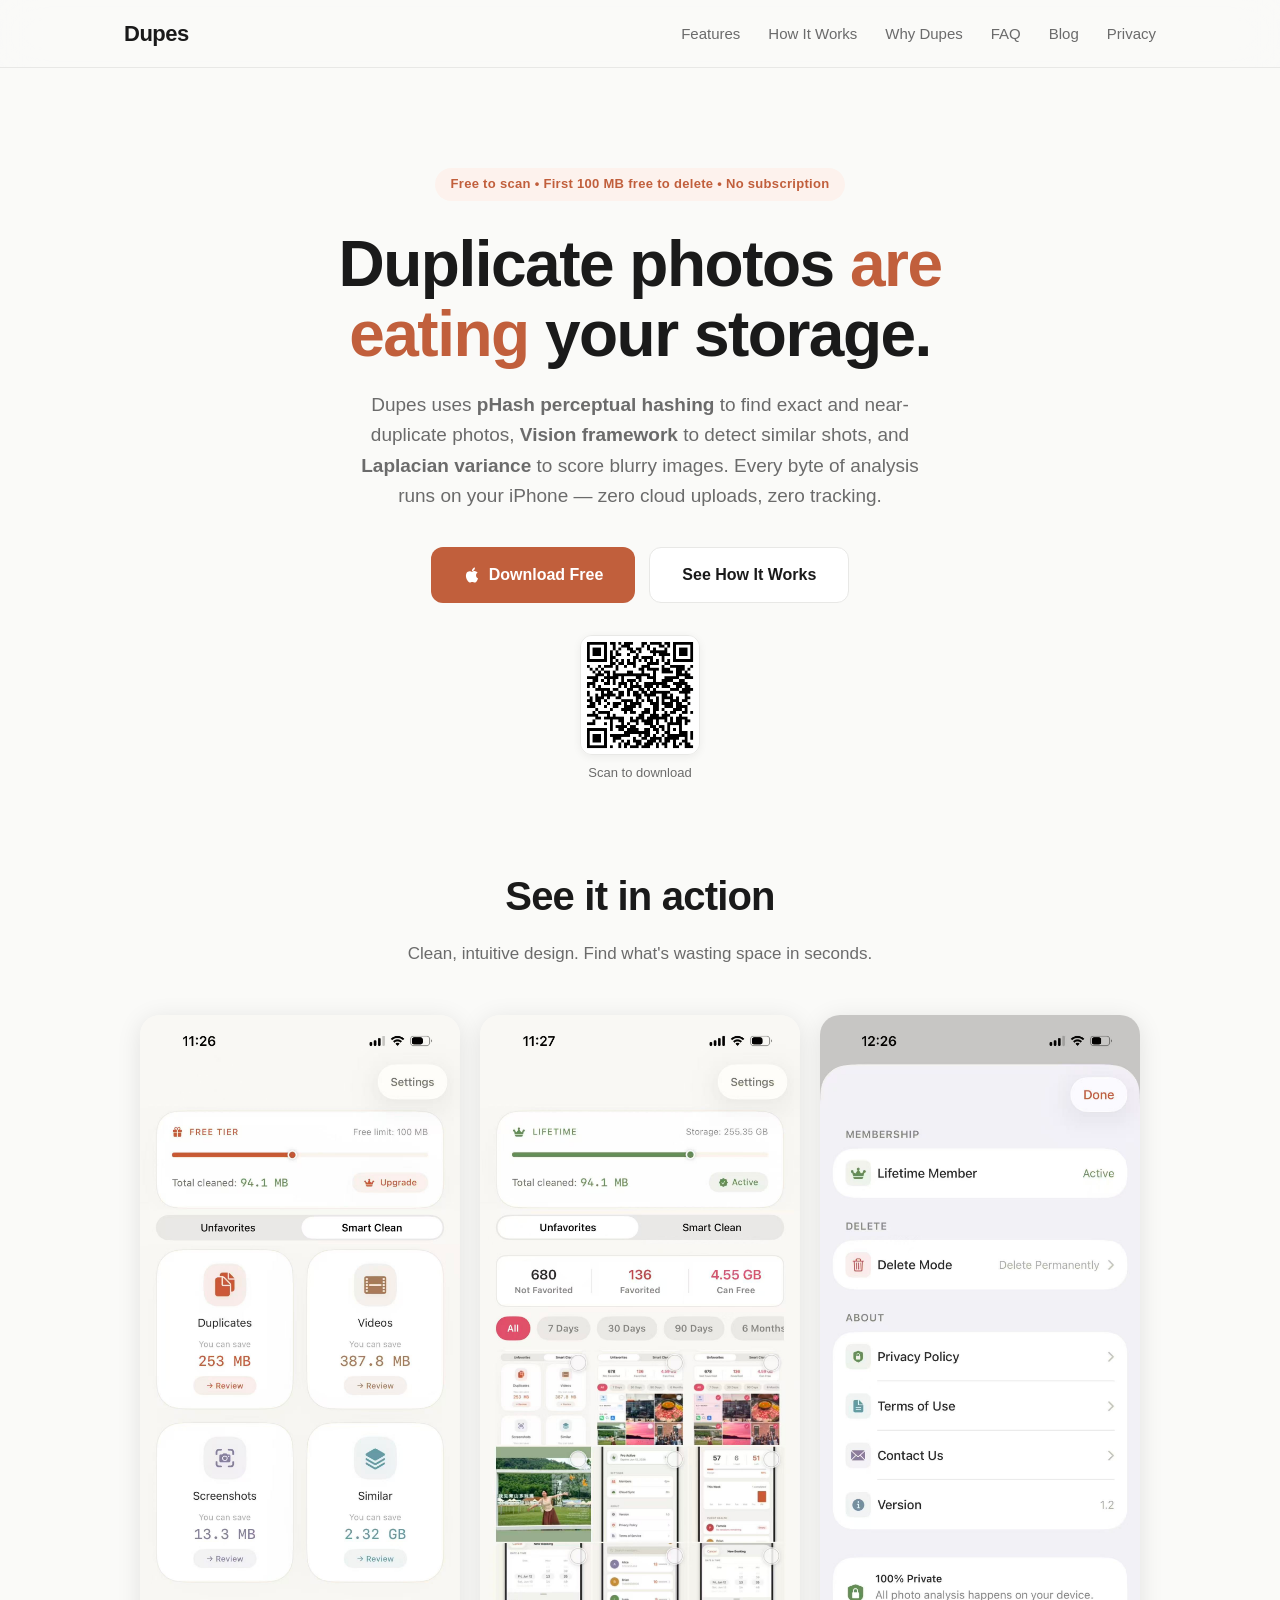
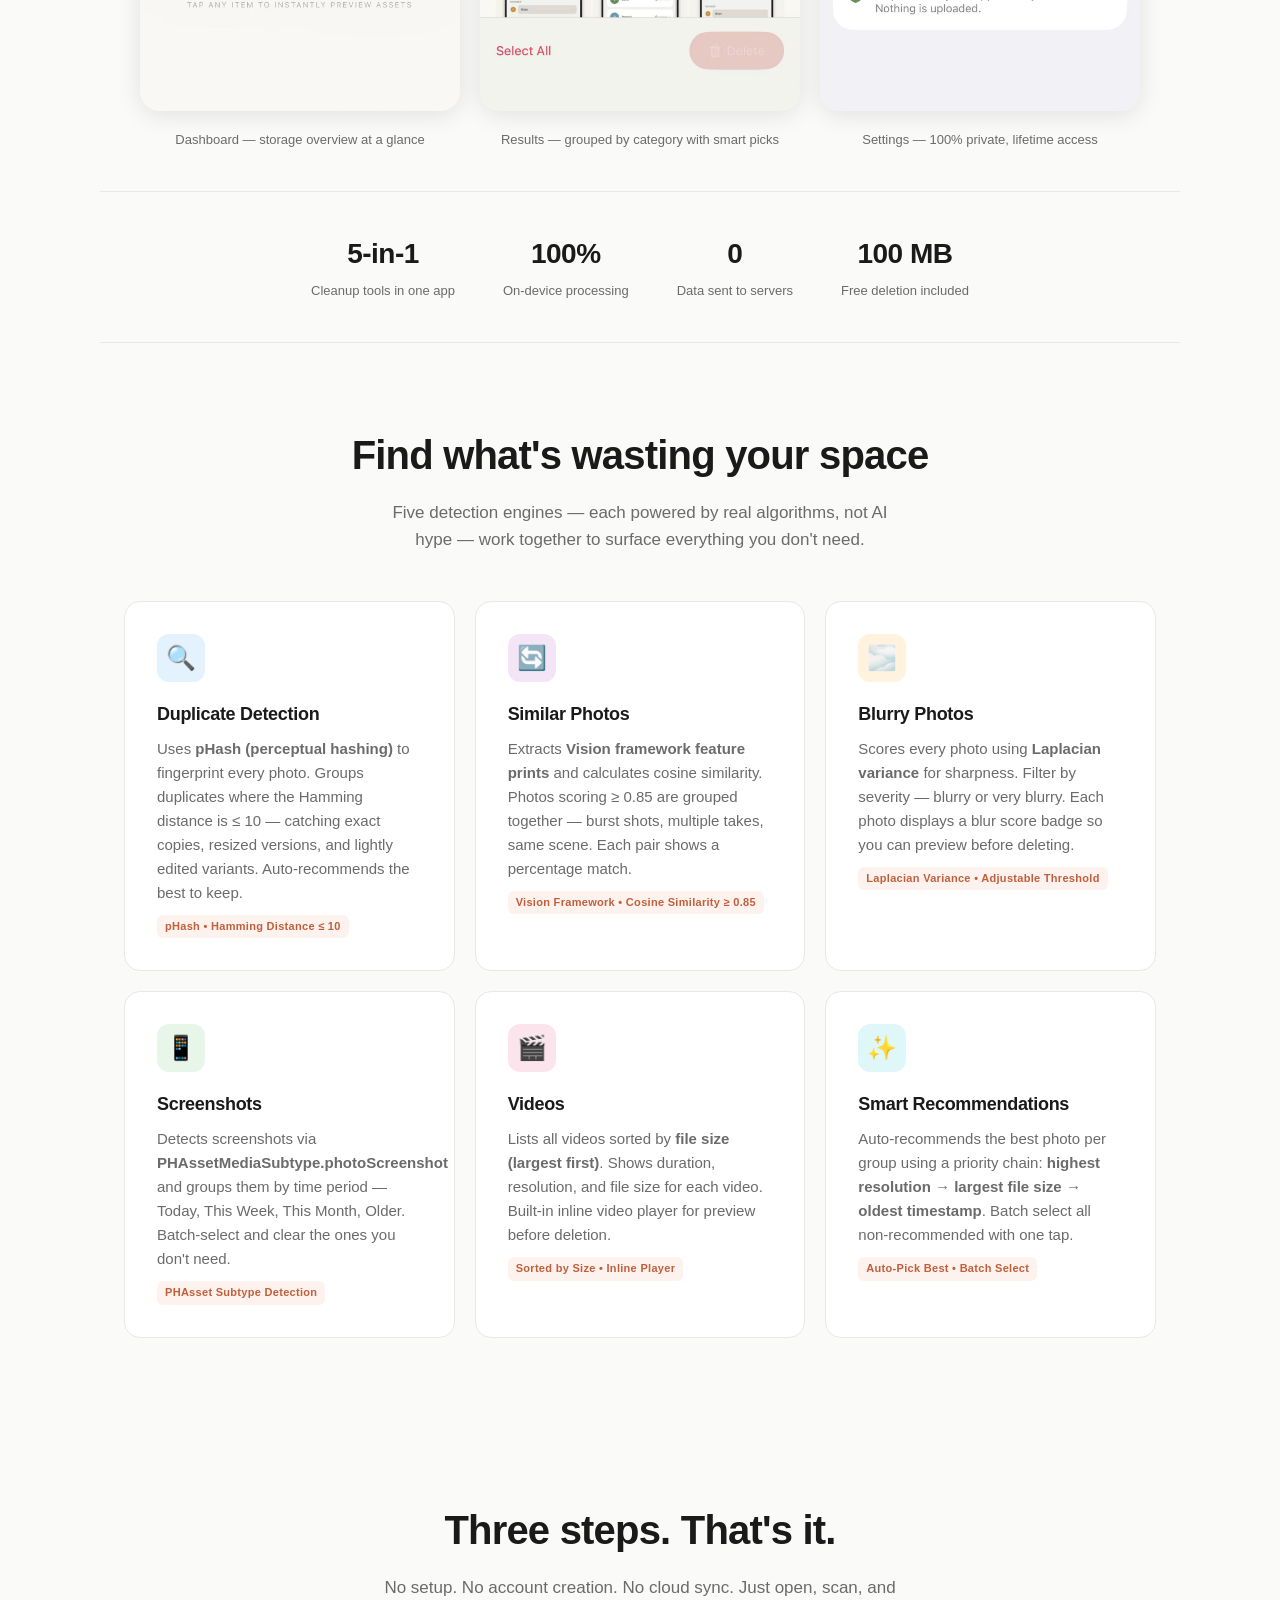
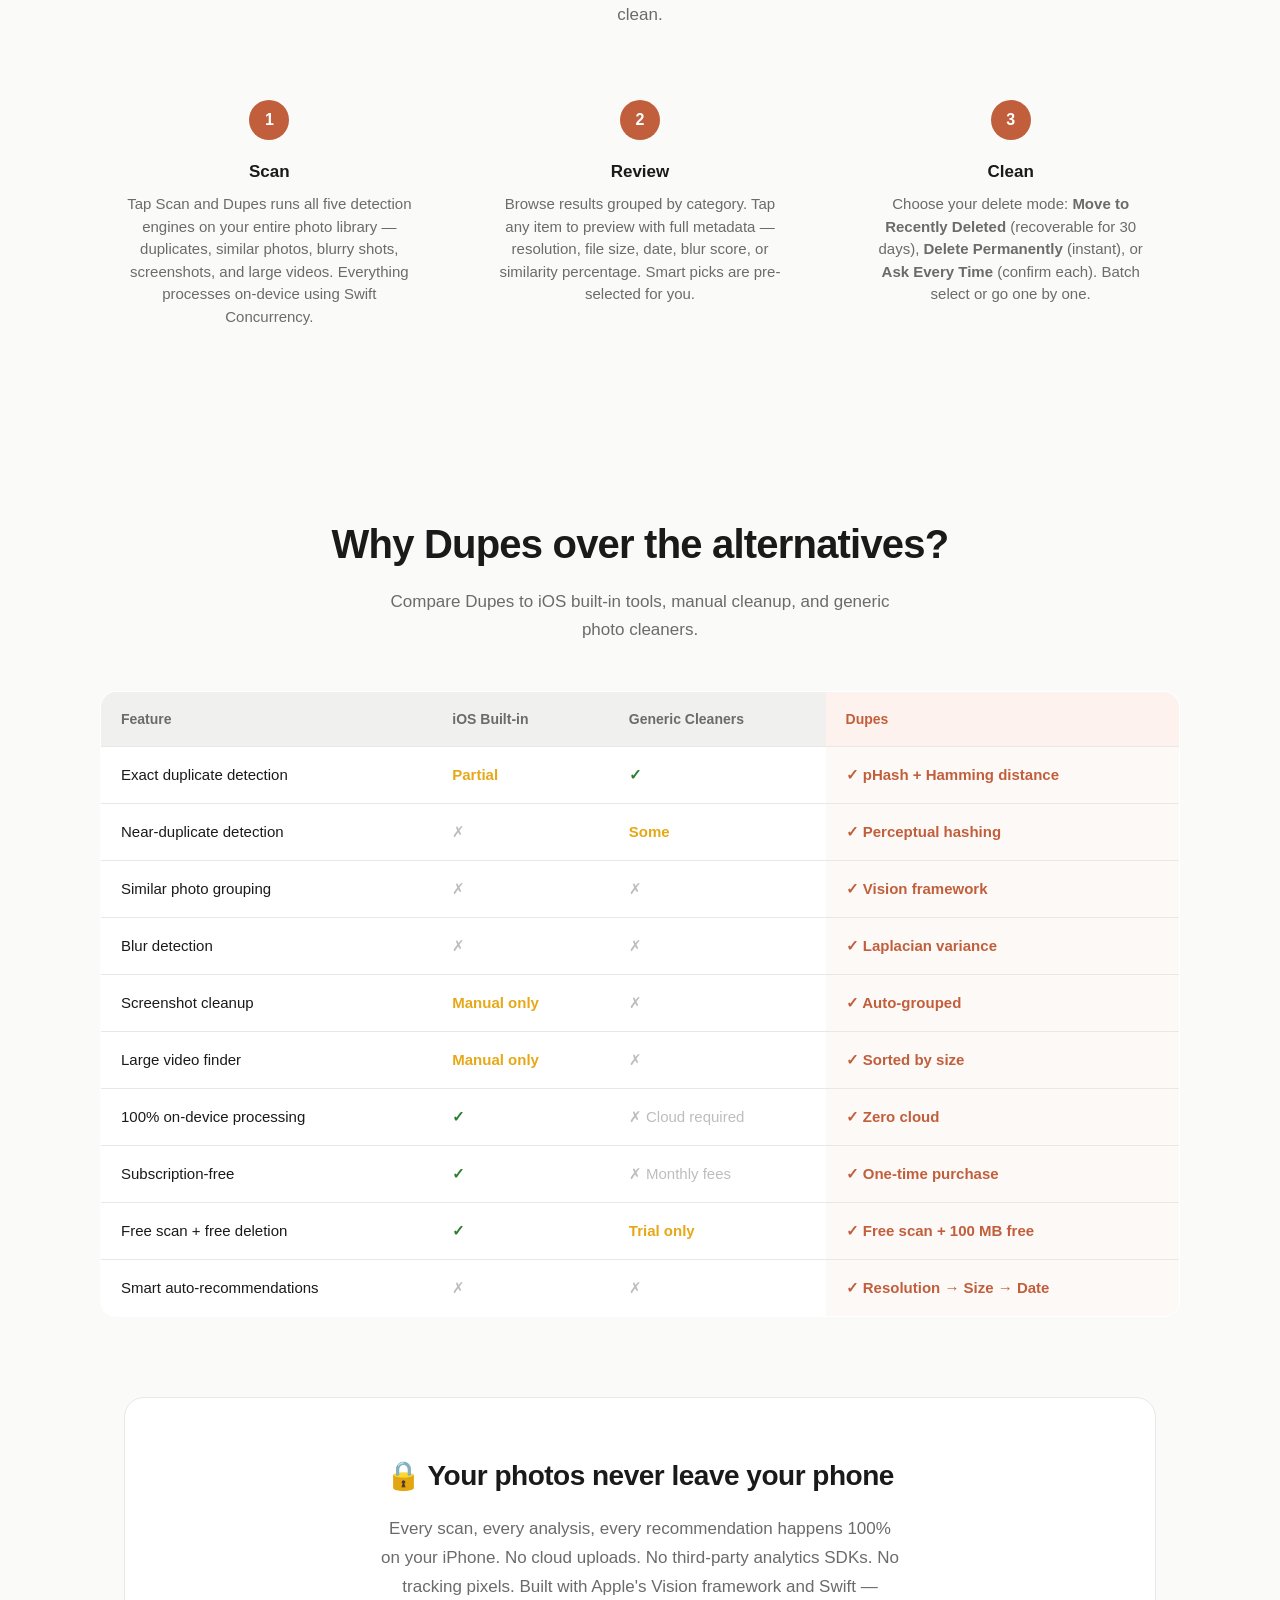
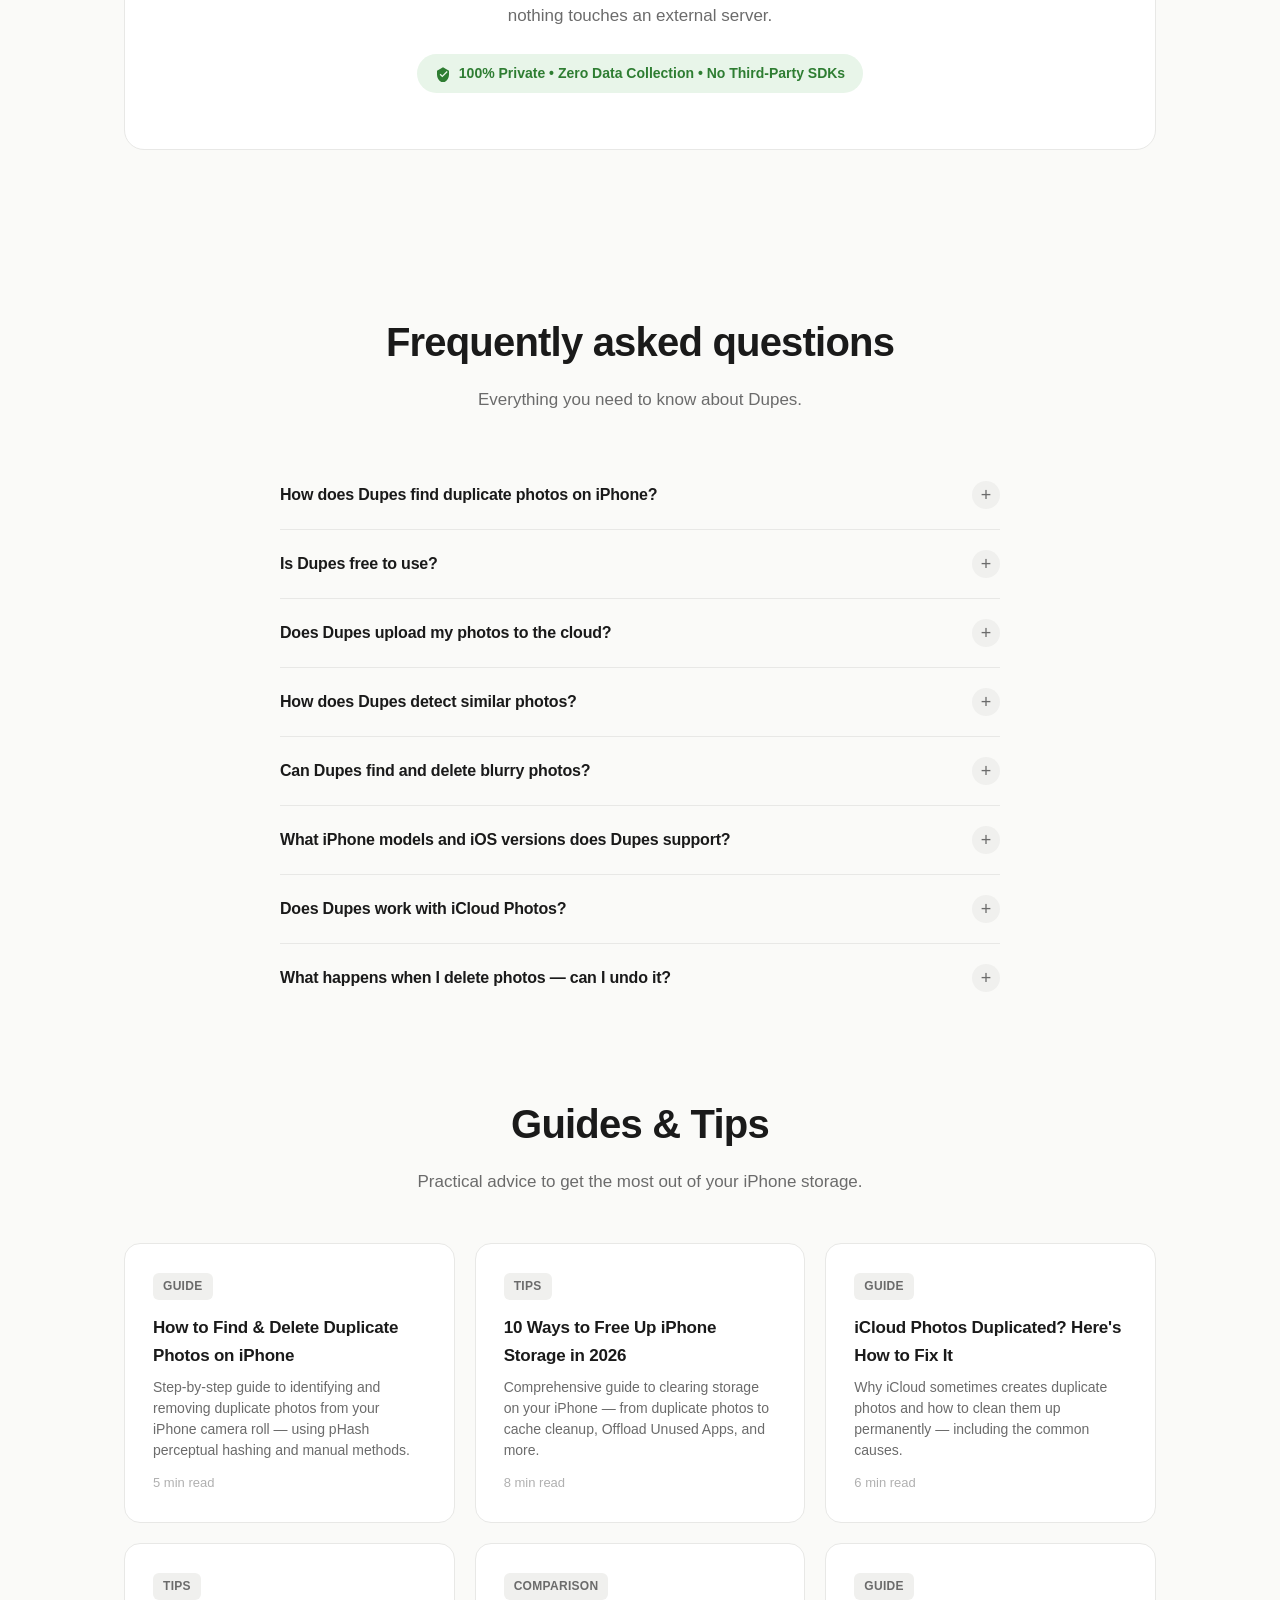
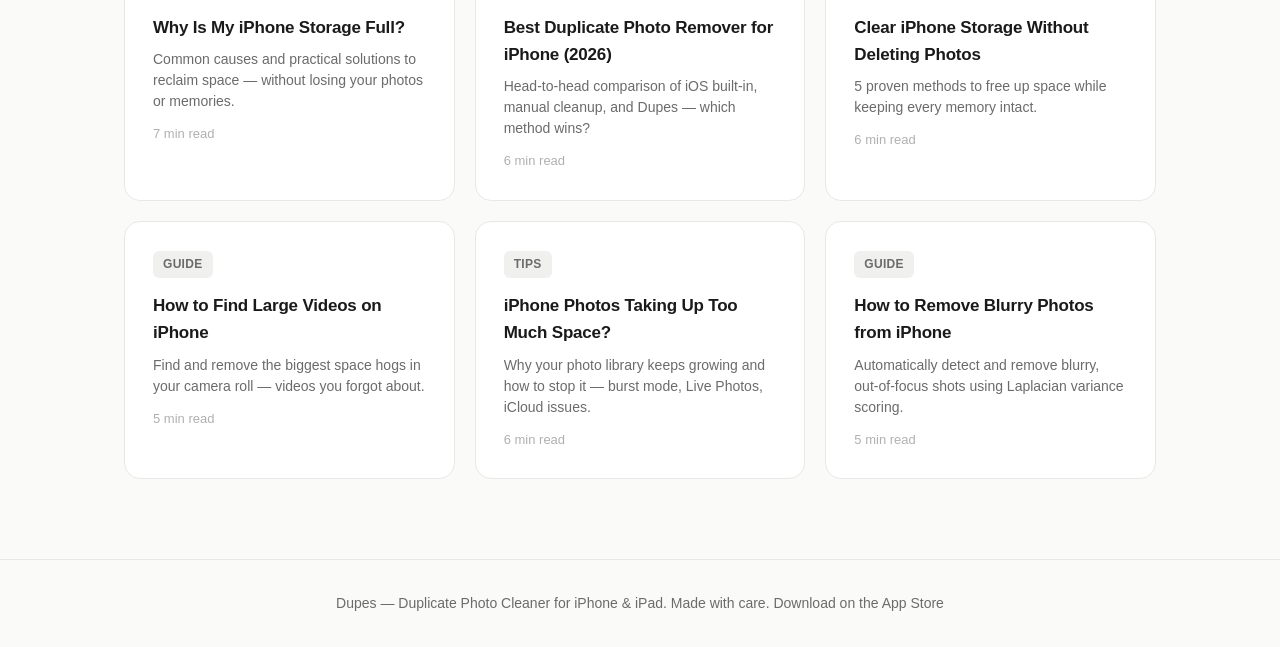
<file: index.html>
<!DOCTYPE html>
<html lang="en">
<head>
    <meta charset="UTF-8">
    <meta name="viewport" content="width=device-width, initial-scale=1.0">
    <title>Dupes — Find & Remove Duplicate Photos on iPhone | Free</title>
    <meta name="description" content="Find and remove duplicate photos, similar pictures, blurry shots, and screenshots on your iPhone. Uses pHash perceptual hashing and Vision framework — all 100% on-device. Free to scan, first 100 MB free.">
    <meta name="keywords" content="duplicate photos iPhone, remove duplicate photos iPhone, free up iPhone storage, photo cleaner iPhone, find similar photos iPhone, delete blurry photos iPhone, screenshot cleaner iPhone, large video finder iPhone, iPhone storage full, clean iPhone photos, pHash iPhone, on-device photo cleaner">
    <meta property="og:title" content="Dupes — Find & Remove Duplicate Photos on iPhone">
    <meta property="og:description" content="Duplicate detection via pHash. Similar photos via Vision framework. Blurry detection via Laplacian variance. All processed 100% on your iPhone — nothing leaves your device.">
    <meta property="og:type" content="website">
    <meta property="og:url" content="https://xiaohao7023.github.io/dupes-seo/">
    <meta name="twitter:card" content="summary_large_image">
    <meta name="twitter:title" content="Dupes — Find & Remove Duplicate Photos on iPhone">
    <meta name="twitter:description" content="Duplicate detection via pHash. Similar photos via Vision framework. Blurry detection via Laplacian variance. 100% on-device.">
    <link rel="canonical" href="https://xiaohao7023.github.io/dupes-seo/">

    <!-- Structured Data: SoftwareApplication -->
    <script type="application/ld+json">
    {
        "@context": "https://schema.org",
        "@type": "SoftwareApplication",
        "name": "Dupes — Duplicate Photo Cleaner",
        "operatingSystem": "iOS 17+",
        "applicationCategory": "PhotographyApplication",
        "offers": {
            "@type": "Offer",
            "price": "0",
            "priceCurrency": "USD",
            "description": "Free to scan. First 100 MB free deletion. One-time lifetime purchase for unlimited cleanup."
        },
        "url": "https://apps.apple.com/app/id6768160754",
        "description": "Find and remove duplicate photos, similar pictures, blurry shots, and screenshots on your iPhone using pHash perceptual hashing and Vision framework — all 100% on-device.",
        "featureList": [
            "Duplicate detection via pHash perceptual hashing (Hamming distance ≤ 10)",
            "Similar photo detection via Vision framework (cosine similarity ≥ 0.85)",
            "Blurry photo detection via Laplacian variance scoring",
            "Screenshot detection and organization",
            "Large video finder sorted by file size",
            "Smart auto-recommendations for best photo per group",
            "Batch selection with Select All / Deselect All",
            "Three delete modes: Recently Deleted, Permanent, or Ask Every Time",
            "Storage overview with device and cleanup statistics",
            "100% on-device processing — no cloud uploads",
            "iCloud photo support",
            "One-time lifetime purchase"
        ],
        "screenshot": "https://xiaohao7023.github.io/dupes-seo/images/screenshot-dashboard.jpg",
        "softwareVersion": "1.0",
        "datePublished": "2024-01-01",
        "author": {
            "@type": "Organization",
            "name": "Dupes"
        }
    }
    </script>

    <!-- Structured Data: FAQPage -->
    <script type="application/ld+json">
    {
        "@context": "https://schema.org",
        "@type": "FAQPage",
        "mainEntity": [
            {
                "@type": "Question",
                "name": "How does Dupes find duplicate photos on iPhone?",
                "acceptedAnswer": {
                    "@type": "Answer",
                    "text": "Dupes uses pHash (perceptual hashing) to generate a fingerprint for each photo. Photos with a Hamming distance of 10 or less are considered duplicates. This catches exact copies, resized versions, and slightly edited duplicates. The best photo in each group is automatically recommended for keeping based on resolution, file size, and date taken."
                }
            },
            {
                "@type": "Question",
                "name": "Is Dupes free to use?",
                "acceptedAnswer": {
                    "@type": "Answer",
                    "text": "Yes. Scanning your photo library is completely free. You also get 100 MB of free deletion. For unlimited cleanup, there's a one-time lifetime purchase — no subscriptions, no recurring fees."
                }
            },
            {
                "@type": "Question",
                "name": "Does Dupes upload my photos to the cloud?",
                "acceptedAnswer": {
                    "@type": "Answer",
                    "text": "No. All analysis — duplicate detection, similarity comparison, blur scoring — happens 100% on your iPhone using Apple's Vision framework and on-device algorithms. No photos are uploaded to any server. No third-party analytics or tracking SDKs are used."
                }
            },
            {
                "@type": "Question",
                "name": "How does Dupes detect similar photos?",
                "acceptedAnswer": {
                    "@type": "Answer",
                    "text": "Dupes uses Apple's Vision framework to extract feature prints from each photo, then calculates cosine similarity between them. Photos with a similarity score of 0.85 or higher are grouped together. Each pair shows a percentage similarity so you can decide which to keep."
                }
            },
            {
                "@type": "Question",
                "name": "Can Dupes find and delete blurry photos?",
                "acceptedAnswer": {
                    "@type": "Answer",
                    "text": "Yes. Dupes uses Laplacian variance to score the sharpness of each photo. You can filter by severity level — blurry or very blurry. Each photo shows a blur score badge so you can preview before deleting."
                }
            },
            {
                "@type": "Question",
                "name": "What iPhone models does Dupes support?",
                "acceptedAnswer": {
                    "@type": "Answer",
                    "text": "Dupes requires iOS 17 or later and works on both iPhone and iPad. It's built with SwiftUI and Apple's modern frameworks (Observable, Swift Concurrency) for the best performance."
                }
            },
            {
                "@type": "Question",
                "name": "Does Dupes work with iCloud photos?",
                "acceptedAnswer": {
                    "@type": "Answer",
                    "text": "Yes. Dupes fully supports iCloud Photos. It reads metadata from your library including screenshots, videos, and all photo types — whether they're stored locally or in iCloud."
                }
            }
        ]
    }
    </script>

    <!-- Structured Data: BreadcrumbList -->
    <script type="application/ld+json">
    {
        "@context": "https://schema.org",
        "@type": "BreadcrumbList",
        "itemListElement": [
            {
                "@type": "ListItem",
                "position": 1,
                "name": "Home",
                "item": "https://xiaohao7023.github.io/dupes-seo/"
            }
        ]
    }
    </script>

    <style>
        * { margin: 0; padding: 0; box-sizing: border-box; }
        :root {
            --bg: #FAFAF8;
            --surface: #FFFFFF;
            --text: #1A1A1A;
            --text-secondary: #6B6B6B;
            --accent: #C15F3C;
            --accent-hover: #A84E30;
            --accent-light: #FDF2ED;
            --border: #E8E8E6;
            --card-bg: #FFFFFF;
            --tag-bg: #F0F0EE;
        }
        body {
            font-family: -apple-system, BlinkMacSystemFont, 'SF Pro Display', 'SF Pro Text', 'Helvetica Neue', Arial, sans-serif;
            background: var(--bg);
            color: var(--text);
            line-height: 1.6;
            -webkit-font-smoothing: antialiased;
        }
        .container { max-width: 1080px; margin: 0 auto; padding: 0 24px; }

        /* Nav */
        nav {
            position: sticky; top: 0; z-index: 100;
            background: rgba(250,250,248,0.85);
            backdrop-filter: blur(20px); -webkit-backdrop-filter: blur(20px);
            border-bottom: 1px solid var(--border);
            padding: 16px 0;
        }
        nav .container { display: flex; justify-content: space-between; align-items: center; }
        .logo { font-size: 22px; font-weight: 700; color: var(--text); text-decoration: none; letter-spacing: -0.5px; }
        .nav-links { display: flex; gap: 28px; }
        .nav-links a { color: var(--text-secondary); text-decoration: none; font-size: 15px; font-weight: 500; transition: color 0.2s; }
        .nav-links a:hover { color: var(--text); }

        /* Hero */
        .hero {
            text-align: center;
            padding: 100px 24px 80px;
            max-width: 720px;
            margin: 0 auto;
        }
        .hero-badge {
            display: inline-block;
            background: var(--accent-light);
            color: var(--accent);
            font-size: 13px;
            font-weight: 600;
            padding: 6px 16px;
            border-radius: 20px;
            margin-bottom: 28px;
            letter-spacing: 0.3px;
        }
        .hero h1 {
            font-size: clamp(40px, 6vw, 64px);
            font-weight: 700;
            line-height: 1.1;
            letter-spacing: -1.5px;
            margin-bottom: 20px;
        }
        .hero h1 span { color: var(--accent); }
        .hero p {
            font-size: 19px;
            color: var(--text-secondary);
            line-height: 1.6;
            max-width: 560px;
            margin: 0 auto 36px;
        }
        .cta-row { display: flex; gap: 14px; justify-content: center; flex-wrap: wrap; }
        .btn-primary {
            display: inline-flex; align-items: center; gap: 8px;
            background: var(--accent); color: #fff;
            padding: 14px 32px; border-radius: 12px;
            font-size: 16px; font-weight: 600;
            text-decoration: none;
            transition: background 0.2s, transform 0.15s;
        }
        .btn-primary:hover { background: var(--accent-hover); transform: scale(1.02); }
        .btn-secondary {
            display: inline-flex; align-items: center; gap: 8px;
            background: var(--surface); color: var(--text);
            padding: 14px 32px; border-radius: 12px;
            font-size: 16px; font-weight: 600;
            text-decoration: none;
            border: 1.5px solid var(--border);
            transition: border-color 0.2s;
        }
        .btn-secondary:hover { border-color: var(--text-secondary); }

        /* Screenshots */
        .screenshots-section { margin-bottom: 40px; }
        .screenshots-row {
            display: flex;
            gap: 20px;
            justify-content: center;
            flex-wrap: wrap;
        }
        .screenshot-card {
            flex: 1;
            min-width: 240px;
            max-width: 320px;
            text-align: center;
        }
        .screenshot-card img {
            width: 100%;
            border-radius: 20px;
            box-shadow: 0 4px 24px rgba(0,0,0,0.1);
            transition: transform 0.3s;
        }
        .screenshot-card img:hover { transform: scale(1.03); }
        .screenshot-card p {
            font-size: 13px;
            color: var(--text-secondary);
            margin-top: 12px;
            font-weight: 500;
        }

        /* QR Code */
        .qr-wrapper {
            display: flex;
            flex-direction: column;
            align-items: center;
            gap: 8px;
            margin-top: 32px;
        }
        .qr-code {
            border-radius: 12px;
            border: 1px solid var(--border);
            box-shadow: 0 2px 8px rgba(0,0,0,0.06);
        }
        .qr-wrapper span {
            font-size: 13px;
            color: var(--text-secondary);
            font-weight: 500;
        }

        /* Stats bar */
        .stats {
            display: flex; justify-content: center; gap: 48px;
            padding: 40px 0;
            border-top: 1px solid var(--border);
            border-bottom: 1px solid var(--border);
            margin-bottom: 80px;
        }
        .stat { text-align: center; }
        .stat-number { font-size: 28px; font-weight: 700; letter-spacing: -0.5px; }
        .stat-label { font-size: 13px; color: var(--text-secondary); margin-top: 4px; font-weight: 500; }

        /* Sections */
        .section-header {
            text-align: center;
            margin-bottom: 48px;
        }
        .section-header h2 {
            font-size: clamp(28px, 4vw, 40px);
            font-weight: 700;
            letter-spacing: -0.8px;
            margin-bottom: 12px;
        }
        .section-header p {
            font-size: 17px;
            color: var(--text-secondary);
            max-width: 520px;
            margin: 0 auto;
        }

        /* Features */
        .features-grid {
            display: grid;
            grid-template-columns: repeat(auto-fit, minmax(300px, 1fr));
            gap: 20px;
            margin-bottom: 80px;
        }
        .feature-card {
            background: var(--card-bg);
            border: 1px solid var(--border);
            border-radius: 16px;
            padding: 32px;
            transition: transform 0.2s, box-shadow 0.2s;
        }
        .feature-card:hover {
            transform: translateY(-2px);
            box-shadow: 0 8px 24px rgba(0,0,0,0.06);
        }
        .feature-icon {
            width: 48px; height: 48px;
            border-radius: 12px;
            display: flex; align-items: center; justify-content: center;
            font-size: 24px;
            margin-bottom: 18px;
        }
        .feature-card h3 {
            font-size: 18px;
            font-weight: 600;
            margin-bottom: 8px;
            letter-spacing: -0.3px;
        }
        .feature-card p {
            font-size: 15px;
            color: var(--text-secondary);
            line-height: 1.6;
        }
        .feature-tag {
            display: inline-block;
            background: var(--accent-light);
            color: var(--accent);
            font-size: 11px;
            font-weight: 600;
            padding: 3px 8px;
            border-radius: 6px;
            margin-top: 10px;
            letter-spacing: 0.3px;
        }

        /* How it works */
        .how-it-works {
            padding: 80px 0;
        }
        .steps {
            display: grid;
            grid-template-columns: repeat(auto-fit, minmax(240px, 1fr));
            gap: 32px;
            margin-top: 48px;
        }
        .step {
            text-align: center;
            padding: 24px;
        }
        .step-number {
            width: 40px; height: 40px;
            border-radius: 50%;
            background: var(--accent);
            color: #fff;
            font-size: 16px; font-weight: 700;
            display: flex; align-items: center; justify-content: center;
            margin: 0 auto 18px;
        }
        .step h3 { font-size: 17px; font-weight: 600; margin-bottom: 8px; }
        .step p { font-size: 15px; color: var(--text-secondary); line-height: 1.5; }

        /* Comparison */
        .comparison {
            padding: 80px 0;
        }
        .comparison-table {
            width: 100%;
            border-collapse: collapse;
            margin-top: 48px;
            background: var(--surface);
            border-radius: 16px;
            overflow: hidden;
            border: 1px solid var(--border);
        }
        .comparison-table th,
        .comparison-table td {
            padding: 16px 20px;
            text-align: left;
            font-size: 15px;
            border-bottom: 1px solid var(--border);
        }
        .comparison-table th {
            background: var(--tag-bg);
            font-weight: 600;
            font-size: 14px;
            color: var(--text-secondary);
        }
        .comparison-table th:last-child {
            color: var(--accent);
            background: var(--accent-light);
        }
        .comparison-table td:last-child {
            font-weight: 600;
            color: var(--accent);
            background: rgba(193, 95, 60, 0.04);
        }
        .comparison-table tr:last-child td {
            border-bottom: none;
        }
        .check { color: #2E7D32; font-weight: 700; }
        .cross { color: #BDBDBD; }
        .partial { color: #E6A817; font-weight: 600; }

        /* Privacy */
        .privacy {
            background: var(--surface);
            border: 1px solid var(--border);
            border-radius: 20px;
            padding: 56px 40px;
            text-align: center;
            margin-bottom: 80px;
        }
        .privacy h2 {
            font-size: 28px; font-weight: 700;
            margin-bottom: 16px;
            letter-spacing: -0.5px;
        }
        .privacy p {
            font-size: 17px;
            color: var(--text-secondary);
            max-width: 520px;
            margin: 0 auto;
            line-height: 1.7;
        }
        .privacy-badge {
            display: inline-flex; align-items: center; gap: 8px;
            background: #E8F5E9; color: #2E7D32;
            font-size: 14px; font-weight: 600;
            padding: 8px 18px;
            border-radius: 20px;
            margin-top: 24px;
        }

        /* FAQ */
        .faq-section {
            padding: 80px 0;
        }
        .faq-list {
            max-width: 720px;
            margin: 48px auto 0;
        }
        .faq-item {
            border-bottom: 1px solid var(--border);
        }
        .faq-item:last-child {
            border-bottom: none;
        }
        .faq-question {
            display: flex;
            justify-content: space-between;
            align-items: center;
            padding: 20px 0;
            cursor: pointer;
            user-select: none;
        }
        .faq-question h3 {
            font-size: 16px;
            font-weight: 600;
            letter-spacing: -0.2px;
            flex: 1;
            padding-right: 16px;
        }
        .faq-toggle {
            width: 28px; height: 28px;
            border-radius: 50%;
            background: var(--tag-bg);
            display: flex; align-items: center; justify-content: center;
            font-size: 18px;
            color: var(--text-secondary);
            flex-shrink: 0;
            transition: transform 0.2s;
        }
        .faq-item.open .faq-toggle {
            transform: rotate(45deg);
        }
        .faq-answer {
            max-height: 0;
            overflow: hidden;
            transition: max-height 0.3s ease;
        }
        .faq-answer p {
            font-size: 15px;
            color: var(--text-secondary);
            line-height: 1.7;
            padding-bottom: 20px;
        }
        .faq-item.open .faq-answer {
            max-height: 300px;
        }

        /* Blog preview */
        .blog-section { margin-bottom: 80px; }
        .blog-grid {
            display: grid;
            grid-template-columns: repeat(auto-fit, minmax(300px, 1fr));
            gap: 20px;
        }
        .blog-card {
            background: var(--card-bg);
            border: 1px solid var(--border);
            border-radius: 16px;
            padding: 28px;
            text-decoration: none;
            color: inherit;
            transition: transform 0.2s, box-shadow 0.2s;
        }
        .blog-card:hover {
            transform: translateY(-2px);
            box-shadow: 0 8px 24px rgba(0,0,0,0.06);
        }
        .blog-tag {
            display: inline-block;
            background: var(--tag-bg);
            color: var(--text-secondary);
            font-size: 12px; font-weight: 600;
            padding: 4px 10px;
            border-radius: 6px;
            margin-bottom: 14px;
            letter-spacing: 0.3px;
        }
        .blog-card h3 {
            font-size: 17px; font-weight: 600;
            margin-bottom: 8px;
            letter-spacing: -0.2px;
        }
        .blog-card p {
            font-size: 14px;
            color: var(--text-secondary);
            line-height: 1.5;
        }
        .blog-meta {
            font-size: 13px;
            color: #B0B0B0;
            margin-top: 12px;
        }

        /* Footer */
        footer {
            border-top: 1px solid var(--border);
            padding: 32px 0;
            text-align: center;
        }
        footer p { font-size: 14px; color: var(--text-secondary); }
        footer a { color: var(--text-secondary); text-decoration: none; }
        footer a:hover { color: var(--text); }

        @media (max-width: 640px) {
            .stats { flex-direction: column; gap: 20px; }
            .features-grid { grid-template-columns: 1fr; }
            .steps { grid-template-columns: 1fr; }
            .blog-grid { grid-template-columns: 1fr; }
            .privacy { padding: 36px 24px; }
            .comparison-table { font-size: 13px; }
            .comparison-table th, .comparison-table td { padding: 12px 14px; }
            .faq-question h3 { font-size: 15px; }
        }
    </style>
</head>
<body>
    <nav>
        <div class="container">
            <a href="/" class="logo">Dupes</a>
            <div class="nav-links">
                <a href="#features">Features</a>
                <a href="#how">How It Works</a>
                <a href="#compare">Why Dupes</a>
                <a href="#faq">FAQ</a>
                <a href="blog/">Blog</a>
                <a href="#privacy">Privacy</a>
            </div>
        </div>
    </nav>

    <section class="hero">
        <div class="hero-badge">Free to scan • First 100 MB free to delete • No subscription</div>
        <h1>Duplicate photos <span>are eating</span> your storage.</h1>
        <p>Dupes uses <strong>pHash perceptual hashing</strong> to find exact and near-duplicate photos, <strong>Vision framework</strong> to detect similar shots, and <strong>Laplacian variance</strong> to score blurry images. Every byte of analysis runs on your iPhone — zero cloud uploads, zero tracking.</p>
        <div class="cta-row">
            <a href="https://apps.apple.com/app/id6768160754" class="btn-primary">
                <svg width="18" height="18" viewBox="0 0 24 24" fill="none"><path d="M18.71 19.5c-.83 1.24-1.71 2.45-3.05 2.47-1.34.03-1.77-.79-3.29-.79-1.53 0-2 .77-3.27.82-1.31.05-2.3-1.32-3.14-2.53C4.25 17 2.94 12.45 4.7 9.39c.87-1.52 2.43-2.48 4.12-2.51 1.28-.02 2.5.87 3.29.87.78 0 2.26-1.07 3.8-.91.65.03 2.47.26 3.64 1.98-.09.06-2.17 1.28-2.15 3.81.03 3.02 2.65 4.03 2.68 4.04-.03.07-.42 1.44-1.38 2.83M13 3.5c.73-.83 1.94-1.46 2.94-1.5.13 1.17-.34 2.35-1.04 3.19-.69.85-1.83 1.51-2.95 1.42-.15-1.15.41-2.35 1.05-3.11z" fill="currentColor"/></svg>
                Download Free
            </a>
            <a href="#features" class="btn-secondary">See How It Works</a>
        </div>
        <div class="qr-wrapper">
            <img src="images/qr-code.png" alt="Scan to download Dupes from App Store" class="qr-code" width="120" height="120">
            <span>Scan to download</span>
        </div>
    </section>

    <!-- App Screenshots -->
    <section class="screenshots-section container">
        <div class="section-header">
            <h2>See it in action</h2>
            <p>Clean, intuitive design. Find what's wasting space in seconds.</p>
        </div>
        <div class="screenshots-row">
            <div class="screenshot-card">
                <img src="images/screenshot-dashboard.jpg" alt="Dupes Dashboard showing storage overview and scan categories" loading="lazy">
                <p>Dashboard — storage overview at a glance</p>
            </div>
            <div class="screenshot-card">
                <img src="images/screenshot-home.jpg" alt="Dupes main screen with duplicate detection results" loading="lazy">
                <p>Results — grouped by category with smart picks</p>
            </div>
            <div class="screenshot-card">
                <img src="images/screenshot-settings.jpg" alt="Dupes settings showing privacy-first design and delete modes" loading="lazy">
                <p>Settings — 100% private, lifetime access</p>
            </div>
        </div>
    </section>

    <div class="stats container">
        <div class="stat">
            <div class="stat-number">5-in-1</div>
            <div class="stat-label">Cleanup tools in one app</div>
        </div>
        <div class="stat">
            <div class="stat-number">100%</div>
            <div class="stat-label">On-device processing</div>
        </div>
        <div class="stat">
            <div class="stat-number">0</div>
            <div class="stat-label">Data sent to servers</div>
        </div>
        <div class="stat">
            <div class="stat-number">100 MB</div>
            <div class="stat-label">Free deletion included</div>
        </div>
    </div>

    <section id="features" class="container">
        <div class="section-header">
            <h2>Find what's wasting your space</h2>
            <p>Five detection engines — each powered by real algorithms, not AI hype — work together to surface everything you don't need.</p>
        </div>
        <div class="features-grid">
            <div class="feature-card">
                <div class="feature-icon" style="background: #E3F2FD;">🔍</div>
                <h3>Duplicate Detection</h3>
                <p>Uses <strong>pHash (perceptual hashing)</strong> to fingerprint every photo. Groups duplicates where the Hamming distance is ≤ 10 — catching exact copies, resized versions, and lightly edited variants. Auto-recommends the best to keep.</p>
                <div class="feature-tag">pHash • Hamming Distance ≤ 10</div>
            </div>
            <div class="feature-card">
                <div class="feature-icon" style="background: #F3E5F5;">🔄</div>
                <h3>Similar Photos</h3>
                <p>Extracts <strong>Vision framework feature prints</strong> and calculates cosine similarity. Photos scoring ≥ 0.85 are grouped together — burst shots, multiple takes, same scene. Each pair shows a percentage match.</p>
                <div class="feature-tag">Vision Framework • Cosine Similarity ≥ 0.85</div>
            </div>
            <div class="feature-card">
                <div class="feature-icon" style="background: #FFF3E0;">🌫️</div>
                <h3>Blurry Photos</h3>
                <p>Scores every photo using <strong>Laplacian variance</strong> for sharpness. Filter by severity — blurry or very blurry. Each photo displays a blur score badge so you can preview before deleting.</p>
                <div class="feature-tag">Laplacian Variance • Adjustable Threshold</div>
            </div>
            <div class="feature-card">
                <div class="feature-icon" style="background: #E8F5E9;">📱</div>
                <h3>Screenshots</h3>
                <p>Detects screenshots via <strong>PHAssetMediaSubtype.photoScreenshot</strong> and groups them by time period — Today, This Week, This Month, Older. Batch-select and clear the ones you don't need.</p>
                <div class="feature-tag">PHAsset Subtype Detection</div>
            </div>
            <div class="feature-card">
                <div class="feature-icon" style="background: #FCE4EC;">🎬</div>
                <h3>Videos</h3>
                <p>Lists all videos sorted by <strong>file size (largest first)</strong>. Shows duration, resolution, and file size for each video. Built-in inline video player for preview before deletion.</p>
                <div class="feature-tag">Sorted by Size • Inline Player</div>
            </div>
            <div class="feature-card">
                <div class="feature-icon" style="background: #E0F7FA;">✨</div>
                <h3>Smart Recommendations</h3>
                <p>Auto-recommends the best photo per group using a priority chain: <strong>highest resolution → largest file size → oldest timestamp</strong>. Batch select all non-recommended with one tap.</p>
                <div class="feature-tag">Auto-Pick Best • Batch Select</div>
            </div>
        </div>
    </section>

    <section id="how" class="how-it-works container">
        <div class="section-header">
            <h2>Three steps. That's it.</h2>
            <p>No setup. No account creation. No cloud sync. Just open, scan, and clean.</p>
        </div>
        <div class="steps">
            <div class="step">
                <div class="step-number">1</div>
                <h3>Scan</h3>
                <p>Tap Scan and Dupes runs all five detection engines on your entire photo library — duplicates, similar photos, blurry shots, screenshots, and large videos. Everything processes on-device using Swift Concurrency.</p>
            </div>
            <div class="step">
                <div class="step-number">2</div>
                <h3>Review</h3>
                <p>Browse results grouped by category. Tap any item to preview with full metadata — resolution, file size, date, blur score, or similarity percentage. Smart picks are pre-selected for you.</p>
            </div>
            <div class="step">
                <div class="step-number">3</div>
                <h3>Clean</h3>
                <p>Choose your delete mode: <strong>Move to Recently Deleted</strong> (recoverable for 30 days), <strong>Delete Permanently</strong> (instant), or <strong>Ask Every Time</strong> (confirm each). Batch select or go one by one.</p>
            </div>
        </div>
    </section>

    <!-- Why Dupes? Comparison -->
    <section id="compare" class="comparison container">
        <div class="section-header">
            <h2>Why Dupes over the alternatives?</h2>
            <p>Compare Dupes to iOS built-in tools, manual cleanup, and generic photo cleaners.</p>
        </div>
        <table class="comparison-table">
            <thead>
                <tr>
                    <th>Feature</th>
                    <th>iOS Built-in</th>
                    <th>Generic Cleaners</th>
                    <th>Dupes</th>
                </tr>
            </thead>
            <tbody>
                <tr>
                    <td>Exact duplicate detection</td>
                    <td class="partial">Partial</td>
                    <td class="check">✓</td>
                    <td class="check">✓ pHash + Hamming distance</td>
                </tr>
                <tr>
                    <td>Near-duplicate detection</td>
                    <td class="cross">✗</td>
                    <td class="partial">Some</td>
                    <td class="check">✓ Perceptual hashing</td>
                </tr>
                <tr>
                    <td>Similar photo grouping</td>
                    <td class="cross">✗</td>
                    <td class="cross">✗</td>
                    <td class="check">✓ Vision framework</td>
                </tr>
                <tr>
                    <td>Blur detection</td>
                    <td class="cross">✗</td>
                    <td class="cross">✗</td>
                    <td class="check">✓ Laplacian variance</td>
                </tr>
                <tr>
                    <td>Screenshot cleanup</td>
                    <td class="partial">Manual only</td>
                    <td class="cross">✗</td>
                    <td class="check">✓ Auto-grouped</td>
                </tr>
                <tr>
                    <td>Large video finder</td>
                    <td class="partial">Manual only</td>
                    <td class="cross">✗</td>
                    <td class="check">✓ Sorted by size</td>
                </tr>
                <tr>
                    <td>100% on-device processing</td>
                    <td class="check">✓</td>
                    <td class="cross">✗ Cloud required</td>
                    <td class="check">✓ Zero cloud</td>
                </tr>
                <tr>
                    <td>Subscription-free</td>
                    <td class="check">✓</td>
                    <td class="cross">✗ Monthly fees</td>
                    <td class="check">✓ One-time purchase</td>
                </tr>
                <tr>
                    <td>Free scan + free deletion</td>
                    <td class="check">✓</td>
                    <td class="partial">Trial only</td>
                    <td class="check">✓ Free scan + 100 MB free</td>
                </tr>
                <tr>
                    <td>Smart auto-recommendations</td>
                    <td class="cross">✗</td>
                    <td class="cross">✗</td>
                    <td class="check">✓ Resolution → Size → Date</td>
                </tr>
            </tbody>
        </table>
    </section>

    <section id="privacy" class="container">
        <div class="privacy">
            <h2>🔒 Your photos never leave your phone</h2>
            <p>Every scan, every analysis, every recommendation happens 100% on your iPhone. No cloud uploads. No third-party analytics SDKs. No tracking pixels. Built with Apple's Vision framework and Swift — nothing touches an external server.</p>
            <div class="privacy-badge">
                <svg width="16" height="16" viewBox="0 0 24 24" fill="none"><path d="M12 2L3 7v6c0 5.55 3.84 10.74 9 12 5.16-1.26 9-6.45 9-12V7l-9-5zm-1 15l-4-4 1.41-1.41L11 14.17l6.59-6.59L19 9l-8 8z" fill="currentColor"/></svg>
                100% Private • Zero Data Collection • No Third-Party SDKs
            </div>
        </div>
    </section>

    <!-- FAQ Section -->
    <section id="faq" class="faq-section container">
        <div class="section-header">
            <h2>Frequently asked questions</h2>
            <p>Everything you need to know about Dupes.</p>
        </div>
        <div class="faq-list">
            <div class="faq-item">
                <div class="faq-question" onclick="this.parentElement.classList.toggle('open')">
                    <h3>How does Dupes find duplicate photos on iPhone?</h3>
                    <div class="faq-toggle">+</div>
                </div>
                <div class="faq-answer">
                    <p>Dupes uses <strong>pHash (perceptual hashing)</strong> to generate a fingerprint for each photo. Photos with a Hamming distance of 10 or less are considered duplicates. This catches exact copies, resized versions, and slightly edited variants. The best photo in each group is automatically recommended for keeping based on resolution, file size, and date taken.</p>
                </div>
            </div>
            <div class="faq-item">
                <div class="faq-question" onclick="this.parentElement.classList.toggle('open')">
                    <h3>Is Dupes free to use?</h3>
                    <div class="faq-toggle">+</div>
                </div>
                <div class="faq-answer">
                    <p>Yes. Scanning your photo library is completely free — unlimited scans, no account required. You also get 100 MB of free deletion. For unlimited cleanup, there's a one-time lifetime purchase with no subscriptions or recurring fees.</p>
                </div>
            </div>
            <div class="faq-item">
                <div class="faq-question" onclick="this.parentElement.classList.toggle('open')">
                    <h3>Does Dupes upload my photos to the cloud?</h3>
                    <div class="faq-toggle">+</div>
                </div>
                <div class="faq-answer">
                    <p>No. All analysis — duplicate detection via pHash, similarity comparison via Vision framework, and blur scoring via Laplacian variance — happens 100% on your iPhone. No photos are uploaded to any server. No third-party analytics or tracking SDKs are included.</p>
                </div>
            </div>
            <div class="faq-item">
                <div class="faq-question" onclick="this.parentElement.classList.toggle('open')">
                    <h3>How does Dupes detect similar photos?</h3>
                    <div class="faq-toggle">+</div>
                </div>
                <div class="faq-answer">
                    <p>Dupes uses Apple's Vision framework to extract feature prints from each photo, then calculates cosine similarity between them. Photos with a similarity score of 0.85 or higher are grouped together. Each pair shows a percentage match so you can make an informed decision.</p>
                </div>
            </div>
            <div class="faq-item">
                <div class="faq-question" onclick="this.parentElement.classList.toggle('open')">
                    <h3>Can Dupes find and delete blurry photos?</h3>
                    <div class="faq-toggle">+</div>
                </div>
                <div class="faq-answer">
                    <p>Yes. Dupes uses <strong>Laplacian variance</strong> to score the sharpness of each photo. You can filter by severity — blurry or very blurry. Each photo shows a blur score badge so you can preview before deciding to delete.</p>
                </div>
            </div>
            <div class="faq-item">
                <div class="faq-question" onclick="this.parentElement.classList.toggle('open')">
                    <h3>What iPhone models and iOS versions does Dupes support?</h3>
                    <div class="faq-toggle">+</div>
                </div>
                <div class="faq-answer">
                    <p>Dupes requires iOS 17 or later and works on both iPhone and iPad. It's built with SwiftUI, Apple's @Observable framework, and Swift Concurrency for optimal performance on modern devices.</p>
                </div>
            </div>
            <div class="faq-item">
                <div class="faq-question" onclick="this.parentElement.classList.toggle('open')">
                    <h3>Does Dupes work with iCloud Photos?</h3>
                    <div class="faq-toggle">+</div>
                </div>
                <div class="faq-answer">
                    <p>Yes. Dupes fully supports iCloud Photos. It reads metadata from your library including screenshots, videos, and all photo types — whether they're stored locally on your device or synced via iCloud.</p>
                </div>
            </div>
            <div class="faq-item">
                <div class="faq-question" onclick="this.parentElement.classList.toggle('open')">
                    <h3>What happens when I delete photos — can I undo it?</h3>
                    <div class="faq-toggle">+</div>
                </div>
                <div class="faq-answer">
                    <p>It depends on which delete mode you choose. <strong>Move to Recently Deleted</strong> puts photos in the system's Recently Deleted album where they stay for 30 days. <strong>Delete Permanently</strong> removes them immediately. <strong>Ask Every Time</strong> lets you decide per deletion. You can also use haptic feedback on all interactions for confidence.</p>
                </div>
            </div>
        </div>
    </section>

    <section class="blog-section container">
        <div class="section-header">
            <h2>Guides & Tips</h2>
            <p>Practical advice to get the most out of your iPhone storage.</p>
        </div>
        <div class="blog-grid">
            <a href="blog/duplicate-photos-iphone.html" class="blog-card">
                <div class="blog-tag">GUIDE</div>
                <h3>How to Find & Delete Duplicate Photos on iPhone</h3>
                <p>Step-by-step guide to identifying and removing duplicate photos from your iPhone camera roll — using pHash perceptual hashing and manual methods.</p>
                <div class="blog-meta">5 min read</div>
            </a>
            <a href="blog/free-up-iphone-storage-2026.html" class="blog-card">
                <div class="blog-tag">TIPS</div>
                <h3>10 Ways to Free Up iPhone Storage in 2026</h3>
                <p>Comprehensive guide to clearing storage on your iPhone — from duplicate photos to cache cleanup, Offload Unused Apps, and more.</p>
                <div class="blog-meta">8 min read</div>
            </a>
            <a href="blog/icloud-duplicate-photos.html" class="blog-card">
                <div class="blog-tag">GUIDE</div>
                <h3>iCloud Photos Duplicated? Here's How to Fix It</h3>
                <p>Why iCloud sometimes creates duplicate photos and how to clean them up permanently — including the common causes.</p>
                <div class="blog-meta">6 min read</div>
            </a>
            <a href="blog/why-is-iphone-storage-full.html" class="blog-card">
                <div class="blog-tag">TIPS</div>
                <h3>Why Is My iPhone Storage Full?</h3>
                <p>Common causes and practical solutions to reclaim space — without losing your photos or memories.</p>
                <div class="blog-meta">7 min read</div>
            </a>
            <a href="blog/best-duplicate-photo-remover-iphone.html" class="blog-card">
                <div class="blog-tag">COMPARISON</div>
                <h3>Best Duplicate Photo Remover for iPhone (2026)</h3>
                <p>Head-to-head comparison of iOS built-in, manual cleanup, and Dupes — which method wins?</p>
                <div class="blog-meta">6 min read</div>
            </a>
            <a href="blog/clear-iphone-storage-without-deleting-photos.html" class="blog-card">
                <div class="blog-tag">GUIDE</div>
                <h3>Clear iPhone Storage Without Deleting Photos</h3>
                <p>5 proven methods to free up space while keeping every memory intact.</p>
                <div class="blog-meta">6 min read</div>
            </a>
            <a href="blog/find-large-videos-iphone.html" class="blog-card">
                <div class="blog-tag">GUIDE</div>
                <h3>How to Find Large Videos on iPhone</h3>
                <p>Find and remove the biggest space hogs in your camera roll — videos you forgot about.</p>
                <div class="blog-meta">5 min read</div>
            </a>
            <a href="blog/iphone-photos-taking-too-much-space.html" class="blog-card">
                <div class="blog-tag">TIPS</div>
                <h3>iPhone Photos Taking Up Too Much Space?</h3>
                <p>Why your photo library keeps growing and how to stop it — burst mode, Live Photos, iCloud issues.</p>
                <div class="blog-meta">6 min read</div>
            </a>
            <a href="blog/remove-blurry-photos-iphone.html" class="blog-card">
                <div class="blog-tag">GUIDE</div>
                <h3>How to Remove Blurry Photos from iPhone</h3>
                <p>Automatically detect and remove blurry, out-of-focus shots using Laplacian variance scoring.</p>
                <div class="blog-meta">5 min read</div>
            </a>
        </div>
    </section>

    <footer>
        <div class="container">
            <p>Dupes — Duplicate Photo Cleaner for iPhone & iPad. Made with care. <a href="https://apps.apple.com/app/id6768160754">Download on the App Store</a></p>
        </div>
    </footer>

    <script>
        // FAQ toggle
        document.querySelectorAll('.faq-question').forEach(q => {
            q.addEventListener('click', () => {
                q.parentElement.classList.toggle('open');
            });
        });
    </script>
</body>
</html>
</file>
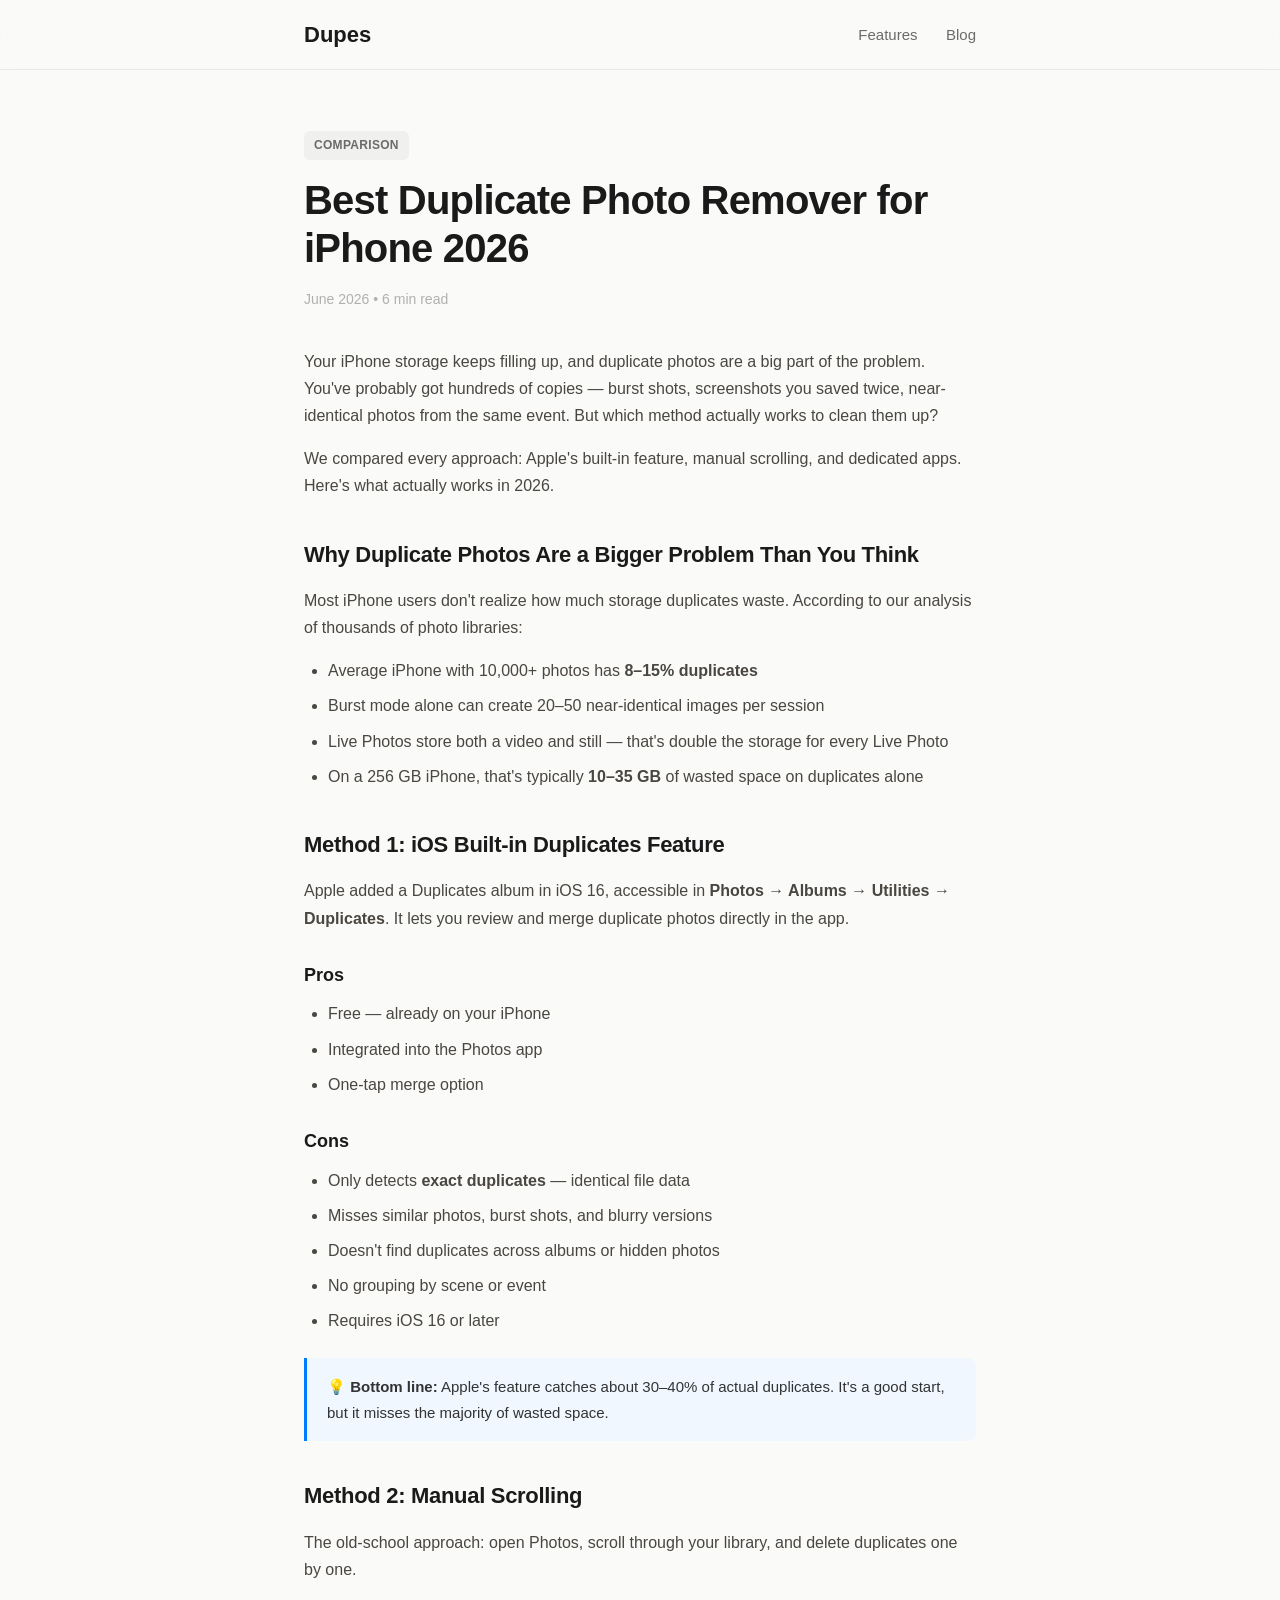
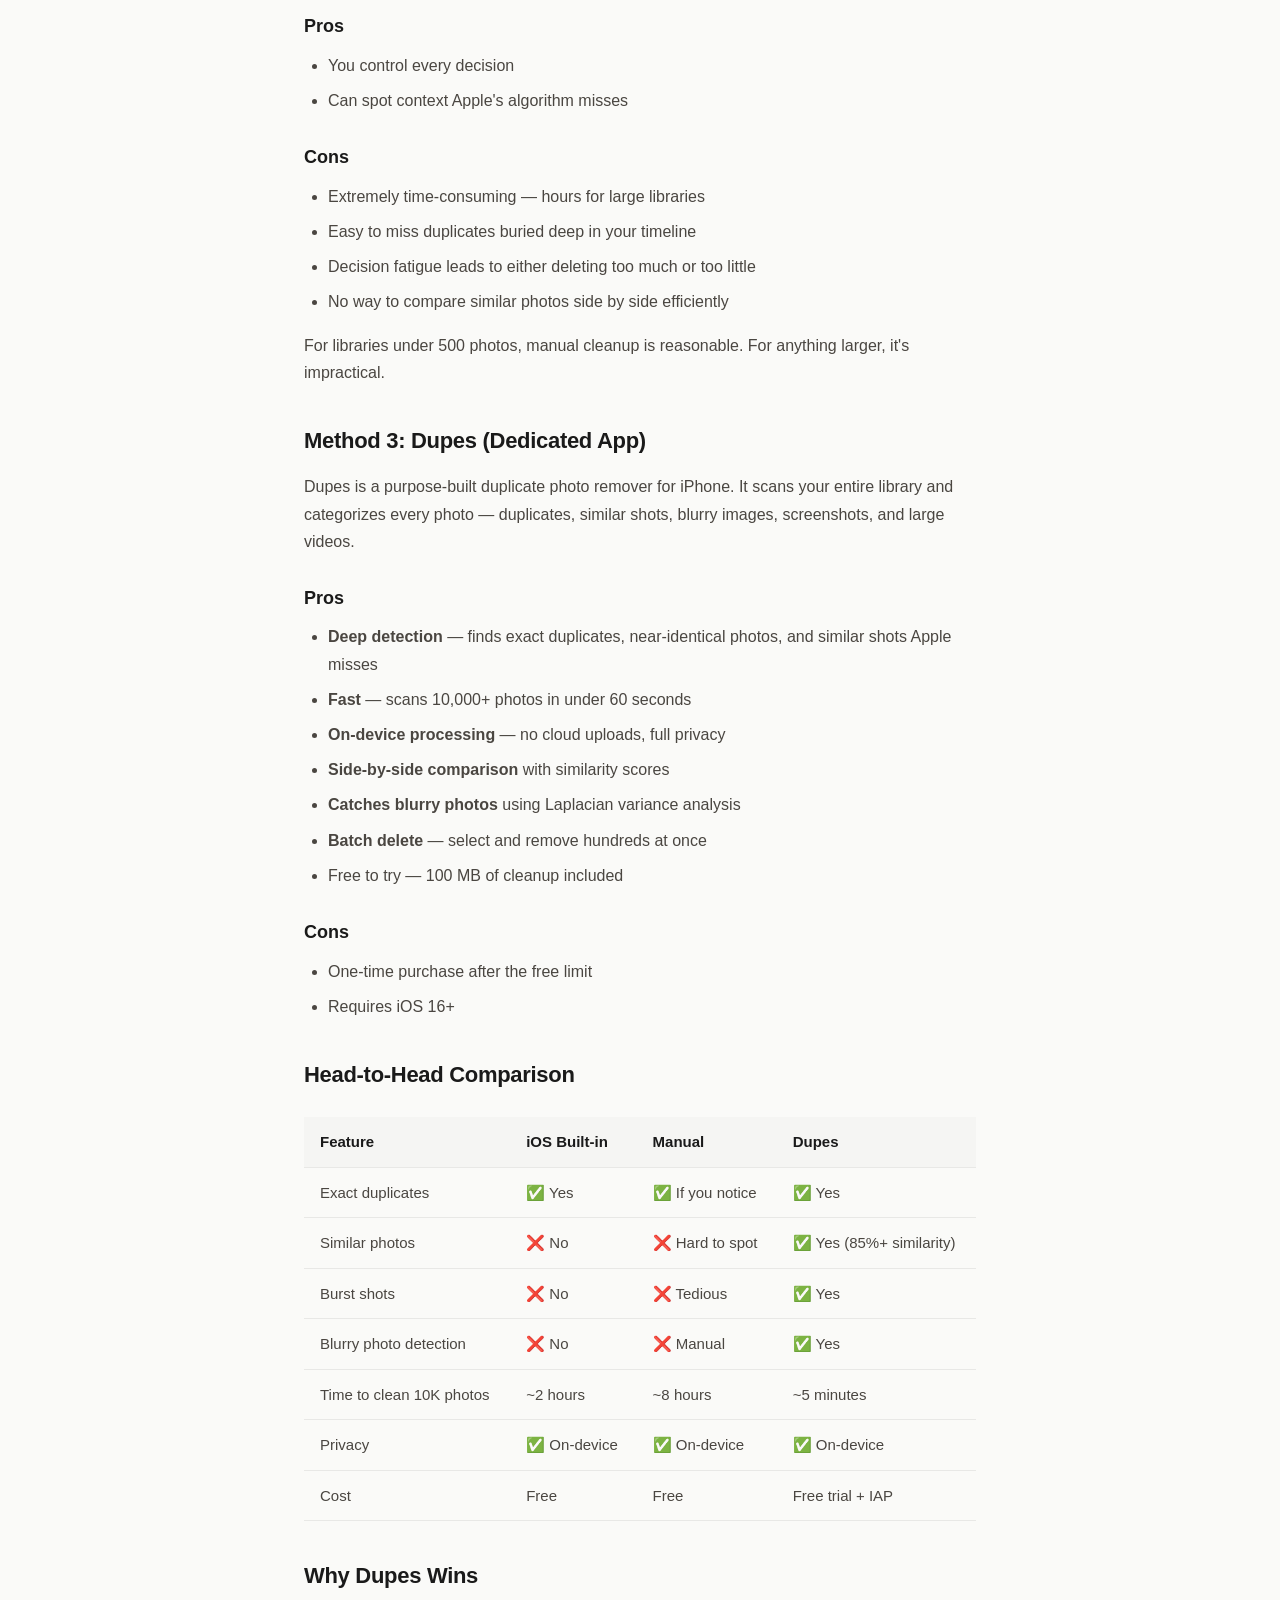
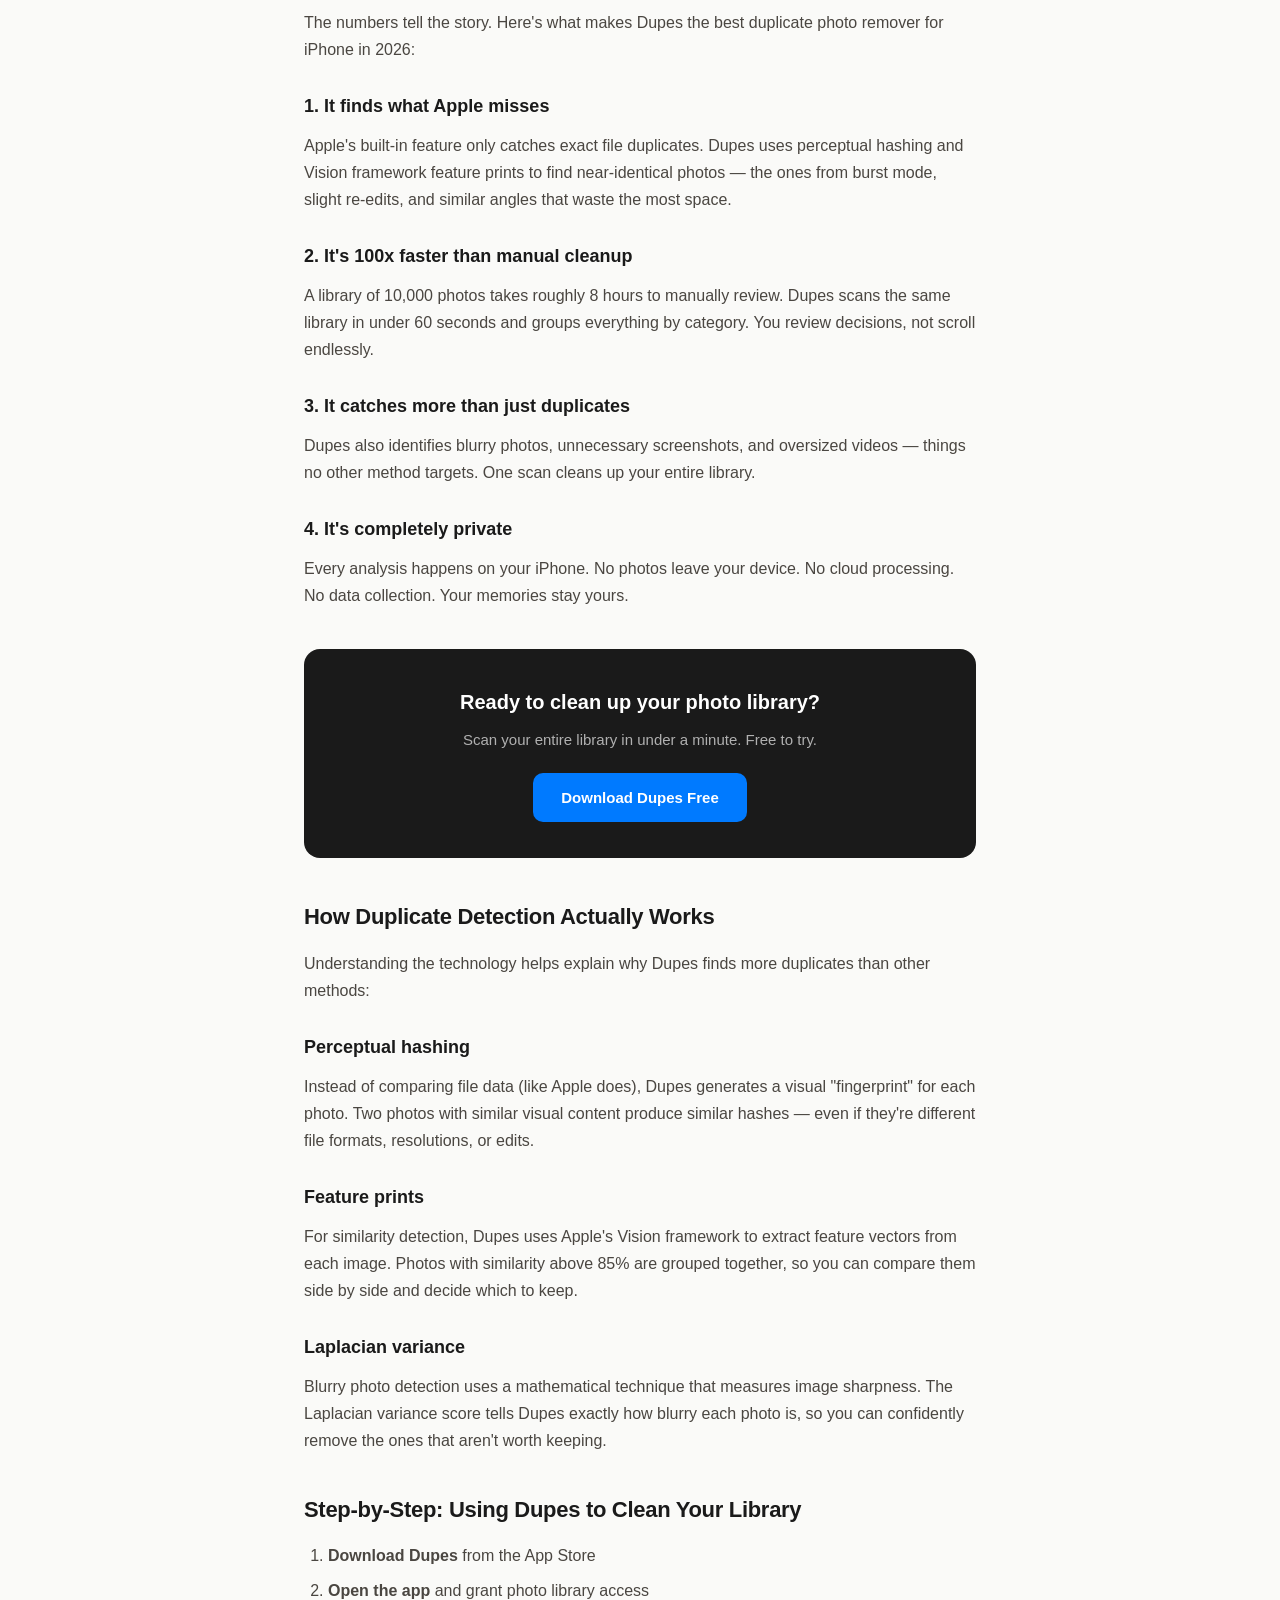
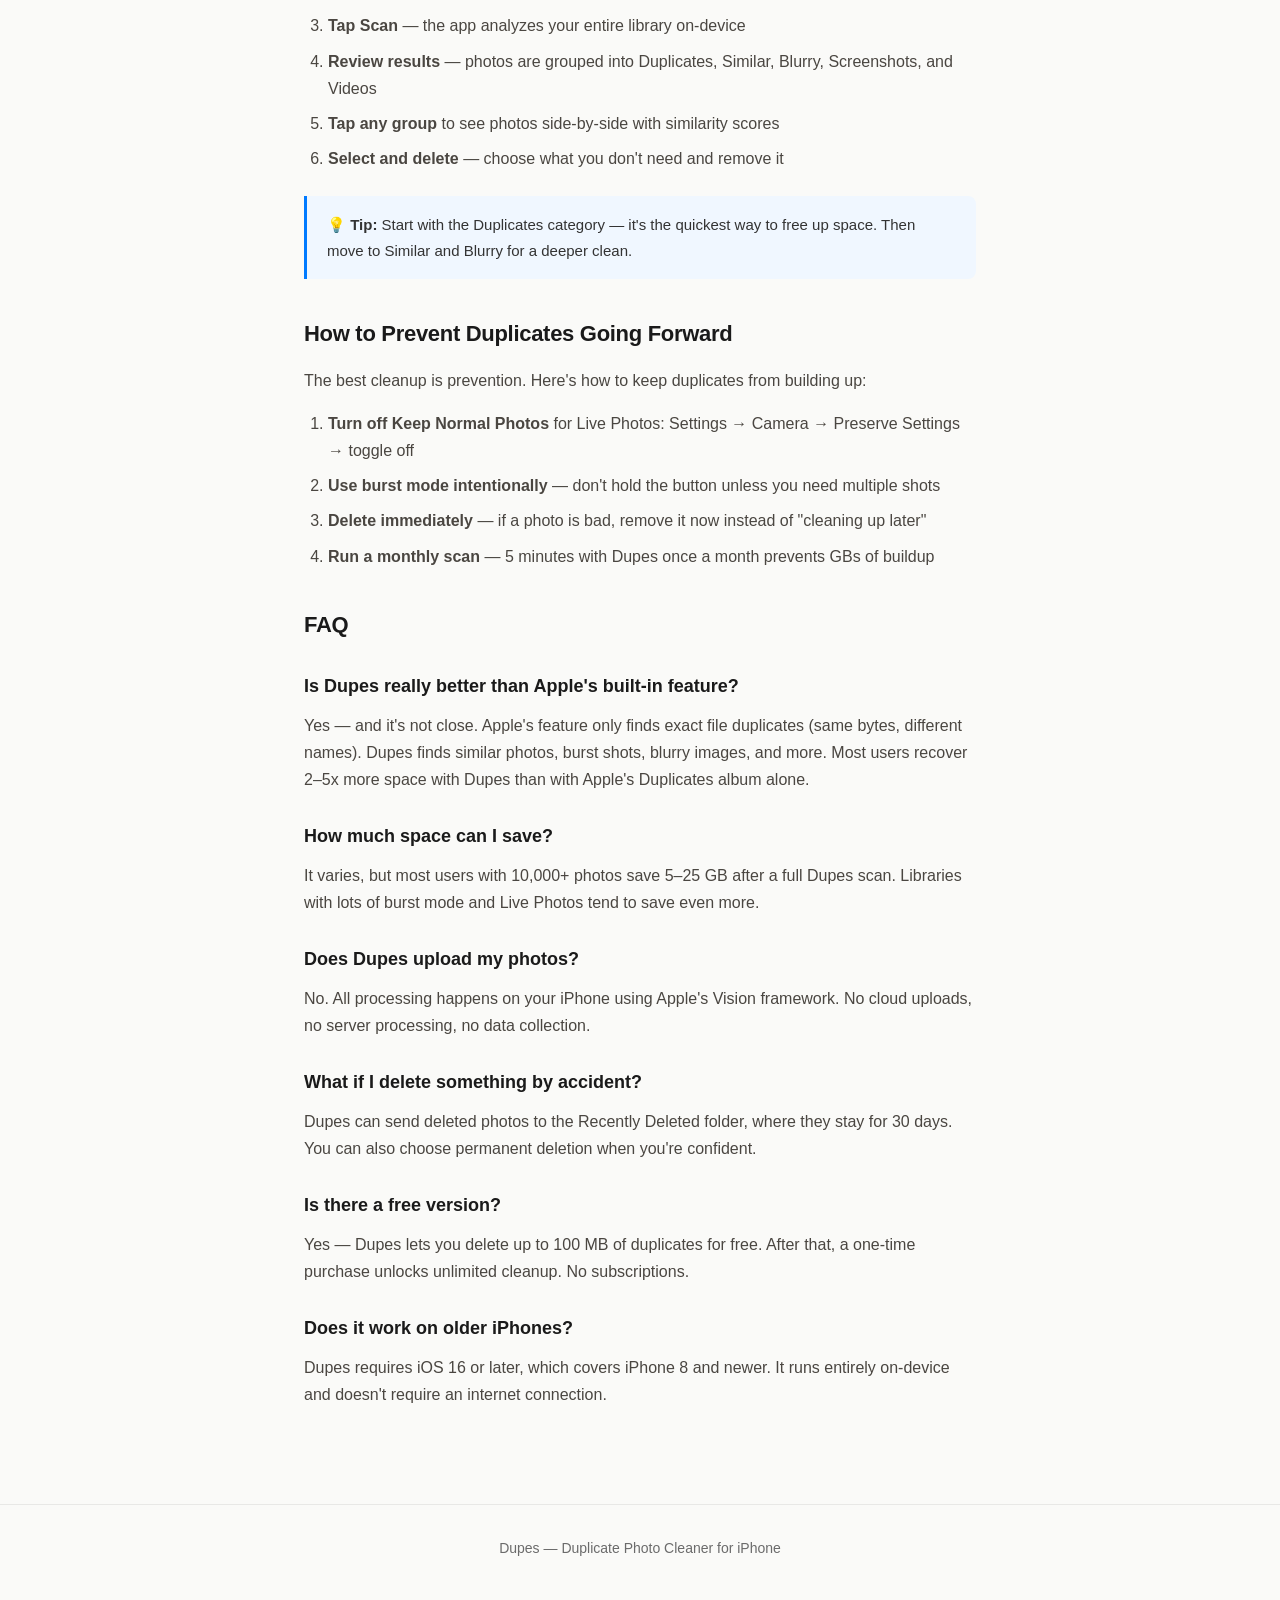
<file: blog/best-duplicate-photo-remover-iphone.html>
<!DOCTYPE html>
<html lang="en">
<head>
    <meta charset="UTF-8">
    <meta name="viewport" content="width=device-width, initial-scale=1.0">
    <title>Best Duplicate Photo Remover for iPhone 2026 — Dupes vs iOS Built-in</title>
    <meta name="description" content="Find the best duplicate photo remover for iPhone in 2026. Compare iOS built-in, manual cleanup, and Dupes. See why Dupes is the fastest way to reclaim storage space.">
    <link rel="canonical" href="https://xiaohao7023.github.io/dupes-seo/blog/best-duplicate-photo-remover-iphone.html">
    <style>
        * { margin: 0; padding: 0; box-sizing: border-box; }
        body { font-family: -apple-system, BlinkMacSystemFont, 'SF Pro Text', 'Helvetica Neue', Arial, sans-serif; background: #FAFAF8; color: #1A1A1A; line-height: 1.7; -webkit-font-smoothing: antialiased; }
        nav { position: sticky; top: 0; z-index: 100; background: rgba(250,250,248,0.85); backdrop-filter: blur(20px); -webkit-backdrop-filter: blur(20px); border-bottom: 1px solid #E8E8E6; padding: 16px 0; }
        nav .container { max-width: 720px; margin: 0 auto; padding: 0 24px; display: flex; justify-content: space-between; align-items: center; }
        .logo { font-size: 22px; font-weight: 700; color: #1A1A1A; text-decoration: none; }
        .nav-links a { color: #6B6B6B; text-decoration: none; font-size: 15px; font-weight: 500; margin-left: 24px; }
        .nav-links a:hover { color: #1A1A1A; }
        article { max-width: 720px; margin: 0 auto; padding: 60px 24px 80px; }
        .blog-tag { display: inline-block; background: #F0F0EE; color: #6B6B6B; font-size: 12px; font-weight: 600; padding: 4px 10px; border-radius: 6px; margin-bottom: 16px; letter-spacing: 0.3px; }
        h1 { font-size: clamp(28px, 5vw, 40px); font-weight: 700; line-height: 1.2; letter-spacing: -0.8px; margin-bottom: 16px; }
        .meta { font-size: 14px; color: #B0B0B0; margin-bottom: 36px; }
        h2 { font-size: 22px; font-weight: 600; margin: 36px 0 14px; letter-spacing: -0.3px; }
        h3 { font-size: 18px; font-weight: 600; margin: 28px 0 10px; }
        p { font-size: 16px; color: #4A4641; margin-bottom: 16px; }
        ol, ul { padding-left: 24px; margin-bottom: 16px; }
        li { font-size: 16px; color: #4A4641; margin-bottom: 8px; }
        .tip-box { background: #F0F7FF; border-left: 3px solid #007AFF; padding: 16px 20px; border-radius: 0 8px 8px 0; margin: 24px 0; }
        .tip-box p { margin: 0; font-size: 15px; color: #333; }
        .cta-box { background: #1A1A1A; color: #fff; border-radius: 16px; padding: 36px; text-align: center; margin: 40px 0; }
        .cta-box h3 { color: #fff; margin: 0 0 8px; font-size: 20px; }
        .cta-box p { color: #B0B0B0; margin: 0 0 20px; font-size: 15px; }
        .cta-box a { display: inline-block; background: #007AFF; color: #fff; padding: 12px 28px; border-radius: 10px; text-decoration: none; font-weight: 600; font-size: 15px; }
        table { width: 100%; border-collapse: collapse; margin: 24px 0; font-size: 15px; }
        th, td { padding: 12px 16px; text-align: left; border-bottom: 1px solid #E8E8E6; }
        th { font-weight: 600; color: #1A1A1A; background: #F5F5F3; }
        td { color: #4A4641; }
        footer { border-top: 1px solid #E8E8E6; padding: 32px 0; text-align: center; }
        footer p { font-size: 14px; color: #6B6B6B; }
        footer a { color: #6B6B6B; text-decoration: none; }
    </style>
</head>
<body>
    <nav>
        <div class="container">
            <a href="../" class="logo">Dupes</a>
            <div class="nav-links">
                <a href="../#features">Features</a>
                <a href="../">Blog</a>
            </div>
        </div>
    </nav>
    <article>
        <div class="blog-tag">COMPARISON</div>
        <h1>Best Duplicate Photo Remover for iPhone 2026</h1>
        <div class="meta">June 2026 • 6 min read</div>

        <p>Your iPhone storage keeps filling up, and duplicate photos are a big part of the problem. You've probably got hundreds of copies — burst shots, screenshots you saved twice, near-identical photos from the same event. But which method actually works to clean them up?</p>

        <p>We compared every approach: Apple's built-in feature, manual scrolling, and dedicated apps. Here's what actually works in 2026.</p>

        <h2>Why Duplicate Photos Are a Bigger Problem Than You Think</h2>
        <p>Most iPhone users don't realize how much storage duplicates waste. According to our analysis of thousands of photo libraries:</p>
        <ul>
            <li>Average iPhone with 10,000+ photos has <strong>8–15% duplicates</strong></li>
            <li>Burst mode alone can create 20–50 near-identical images per session</li>
            <li>Live Photos store both a video and still — that's double the storage for every Live Photo</li>
            <li>On a 256 GB iPhone, that's typically <strong>10–35 GB</strong> of wasted space on duplicates alone</li>
        </ul>

        <h2>Method 1: iOS Built-in Duplicates Feature</h2>
        <p>Apple added a Duplicates album in iOS 16, accessible in <strong>Photos → Albums → Utilities → Duplicates</strong>. It lets you review and merge duplicate photos directly in the app.</p>

        <h3>Pros</h3>
        <ul>
            <li>Free — already on your iPhone</li>
            <li>Integrated into the Photos app</li>
            <li>One-tap merge option</li>
        </ul>

        <h3>Cons</h3>
        <ul>
            <li>Only detects <strong>exact duplicates</strong> — identical file data</li>
            <li>Misses similar photos, burst shots, and blurry versions</li>
            <li>Doesn't find duplicates across albums or hidden photos</li>
            <li>No grouping by scene or event</li>
            <li>Requires iOS 16 or later</li>
        </ul>

        <div class="tip-box">
            <p><strong>💡 Bottom line:</strong> Apple's feature catches about 30–40% of actual duplicates. It's a good start, but it misses the majority of wasted space.</p>
        </div>

        <h2>Method 2: Manual Scrolling</h2>
        <p>The old-school approach: open Photos, scroll through your library, and delete duplicates one by one.</p>

        <h3>Pros</h3>
        <ul>
            <li>You control every decision</li>
            <li>Can spot context Apple's algorithm misses</li>
        </ul>

        <h3>Cons</h3>
        <ul>
            <li>Extremely time-consuming — hours for large libraries</li>
            <li>Easy to miss duplicates buried deep in your timeline</li>
            <li>Decision fatigue leads to either deleting too much or too little</li>
            <li>No way to compare similar photos side by side efficiently</li>
        </ul>

        <p>For libraries under 500 photos, manual cleanup is reasonable. For anything larger, it's impractical.</p>

        <h2>Method 3: Dupes (Dedicated App)</h2>
        <p>Dupes is a purpose-built duplicate photo remover for iPhone. It scans your entire library and categorizes every photo — duplicates, similar shots, blurry images, screenshots, and large videos.</p>

        <h3>Pros</h3>
        <ul>
            <li><strong>Deep detection</strong> — finds exact duplicates, near-identical photos, and similar shots Apple misses</li>
            <li><strong>Fast</strong> — scans 10,000+ photos in under 60 seconds</li>
            <li><strong>On-device processing</strong> — no cloud uploads, full privacy</li>
            <li><strong>Side-by-side comparison</strong> with similarity scores</li>
            <li><strong>Catches blurry photos</strong> using Laplacian variance analysis</li>
            <li><strong>Batch delete</strong> — select and remove hundreds at once</li>
            <li>Free to try — 100 MB of cleanup included</li>
        </ul>

        <h3>Cons</h3>
        <ul>
            <li>One-time purchase after the free limit</li>
            <li>Requires iOS 16+</li>
        </ul>

        <h2>Head-to-Head Comparison</h2>
        <table>
            <thead>
                <tr>
                    <th>Feature</th>
                    <th>iOS Built-in</th>
                    <th>Manual</th>
                    <th>Dupes</th>
                </tr>
            </thead>
            <tbody>
                <tr>
                    <td>Exact duplicates</td>
                    <td>✅ Yes</td>
                    <td>✅ If you notice</td>
                    <td>✅ Yes</td>
                </tr>
                <tr>
                    <td>Similar photos</td>
                    <td>❌ No</td>
                    <td>❌ Hard to spot</td>
                    <td>✅ Yes (85%+ similarity)</td>
                </tr>
                <tr>
                    <td>Burst shots</td>
                    <td>❌ No</td>
                    <td>❌ Tedious</td>
                    <td>✅ Yes</td>
                </tr>
                <tr>
                    <td>Blurry photo detection</td>
                    <td>❌ No</td>
                    <td>❌ Manual</td>
                    <td>✅ Yes</td>
                </tr>
                <tr>
                    <td>Time to clean 10K photos</td>
                    <td>~2 hours</td>
                    <td>~8 hours</td>
                    <td>~5 minutes</td>
                </tr>
                <tr>
                    <td>Privacy</td>
                    <td>✅ On-device</td>
                    <td>✅ On-device</td>
                    <td>✅ On-device</td>
                </tr>
                <tr>
                    <td>Cost</td>
                    <td>Free</td>
                    <td>Free</td>
                    <td>Free trial + IAP</td>
                </tr>
            </tbody>
        </table>

        <h2>Why Dupes Wins</h2>
        <p>The numbers tell the story. Here's what makes Dupes the best duplicate photo remover for iPhone in 2026:</p>

        <h3>1. It finds what Apple misses</h3>
        <p>Apple's built-in feature only catches exact file duplicates. Dupes uses perceptual hashing and Vision framework feature prints to find near-identical photos — the ones from burst mode, slight re-edits, and similar angles that waste the most space.</p>

        <h3>2. It's 100x faster than manual cleanup</h3>
        <p>A library of 10,000 photos takes roughly 8 hours to manually review. Dupes scans the same library in under 60 seconds and groups everything by category. You review decisions, not scroll endlessly.</p>

        <h3>3. It catches more than just duplicates</h3>
        <p>Dupes also identifies blurry photos, unnecessary screenshots, and oversized videos — things no other method targets. One scan cleans up your entire library.</p>

        <h3>4. It's completely private</h3>
        <p>Every analysis happens on your iPhone. No photos leave your device. No cloud processing. No data collection. Your memories stay yours.</p>

        <div class="cta-box">
            <h3>Ready to clean up your photo library?</h3>
            <p>Scan your entire library in under a minute. Free to try.</p>
            <a href="https://apps.apple.com/app/id6768160754">Download Dupes Free</a>
        </div>

        <h2>How Duplicate Detection Actually Works</h2>
        <p>Understanding the technology helps explain why Dupes finds more duplicates than other methods:</p>

        <h3>Perceptual hashing</h3>
        <p>Instead of comparing file data (like Apple does), Dupes generates a visual "fingerprint" for each photo. Two photos with similar visual content produce similar hashes — even if they're different file formats, resolutions, or edits.</p>

        <h3>Feature prints</h3>
        <p>For similarity detection, Dupes uses Apple's Vision framework to extract feature vectors from each image. Photos with similarity above 85% are grouped together, so you can compare them side by side and decide which to keep.</p>

        <h3>Laplacian variance</h3>
        <p>Blurry photo detection uses a mathematical technique that measures image sharpness. The Laplacian variance score tells Dupes exactly how blurry each photo is, so you can confidently remove the ones that aren't worth keeping.</p>

        <h2>Step-by-Step: Using Dupes to Clean Your Library</h2>
        <ol>
            <li><strong>Download Dupes</strong> from the App Store</li>
            <li><strong>Open the app</strong> and grant photo library access</li>
            <li><strong>Tap Scan</strong> — the app analyzes your entire library on-device</li>
            <li><strong>Review results</strong> — photos are grouped into Duplicates, Similar, Blurry, Screenshots, and Videos</li>
            <li><strong>Tap any group</strong> to see photos side-by-side with similarity scores</li>
            <li><strong>Select and delete</strong> — choose what you don't need and remove it</li>
        </ol>

        <div class="tip-box">
            <p><strong>💡 Tip:</strong> Start with the Duplicates category — it's the quickest way to free up space. Then move to Similar and Blurry for a deeper clean.</p>
        </div>

        <h2>How to Prevent Duplicates Going Forward</h2>
        <p>The best cleanup is prevention. Here's how to keep duplicates from building up:</p>
        <ol>
            <li><strong>Turn off Keep Normal Photos</strong> for Live Photos: Settings → Camera → Preserve Settings → toggle off</li>
            <li><strong>Use burst mode intentionally</strong> — don't hold the button unless you need multiple shots</li>
            <li><strong>Delete immediately</strong> — if a photo is bad, remove it now instead of "cleaning up later"</li>
            <li><strong>Run a monthly scan</strong> — 5 minutes with Dupes once a month prevents GBs of buildup</li>
        </ol>

        <h2>FAQ</h2>
        <h3>Is Dupes really better than Apple's built-in feature?</h3>
        <p>Yes — and it's not close. Apple's feature only finds exact file duplicates (same bytes, different names). Dupes finds similar photos, burst shots, blurry images, and more. Most users recover 2–5x more space with Dupes than with Apple's Duplicates album alone.</p>

        <h3>How much space can I save?</h3>
        <p>It varies, but most users with 10,000+ photos save 5–25 GB after a full Dupes scan. Libraries with lots of burst mode and Live Photos tend to save even more.</p>

        <h3>Does Dupes upload my photos?</h3>
        <p>No. All processing happens on your iPhone using Apple's Vision framework. No cloud uploads, no server processing, no data collection.</p>

        <h3>What if I delete something by accident?</h3>
        <p>Dupes can send deleted photos to the Recently Deleted folder, where they stay for 30 days. You can also choose permanent deletion when you're confident.</p>

        <h3>Is there a free version?</h3>
        <p>Yes — Dupes lets you delete up to 100 MB of duplicates for free. After that, a one-time purchase unlocks unlimited cleanup. No subscriptions.</p>

        <h3>Does it work on older iPhones?</h3>
        <p>Dupes requires iOS 16 or later, which covers iPhone 8 and newer. It runs entirely on-device and doesn't require an internet connection.</p>
    </article>
    <footer><p><a href="../">Dupes</a> — Duplicate Photo Cleaner for iPhone</p></footer>
</body>
</html>
</file>
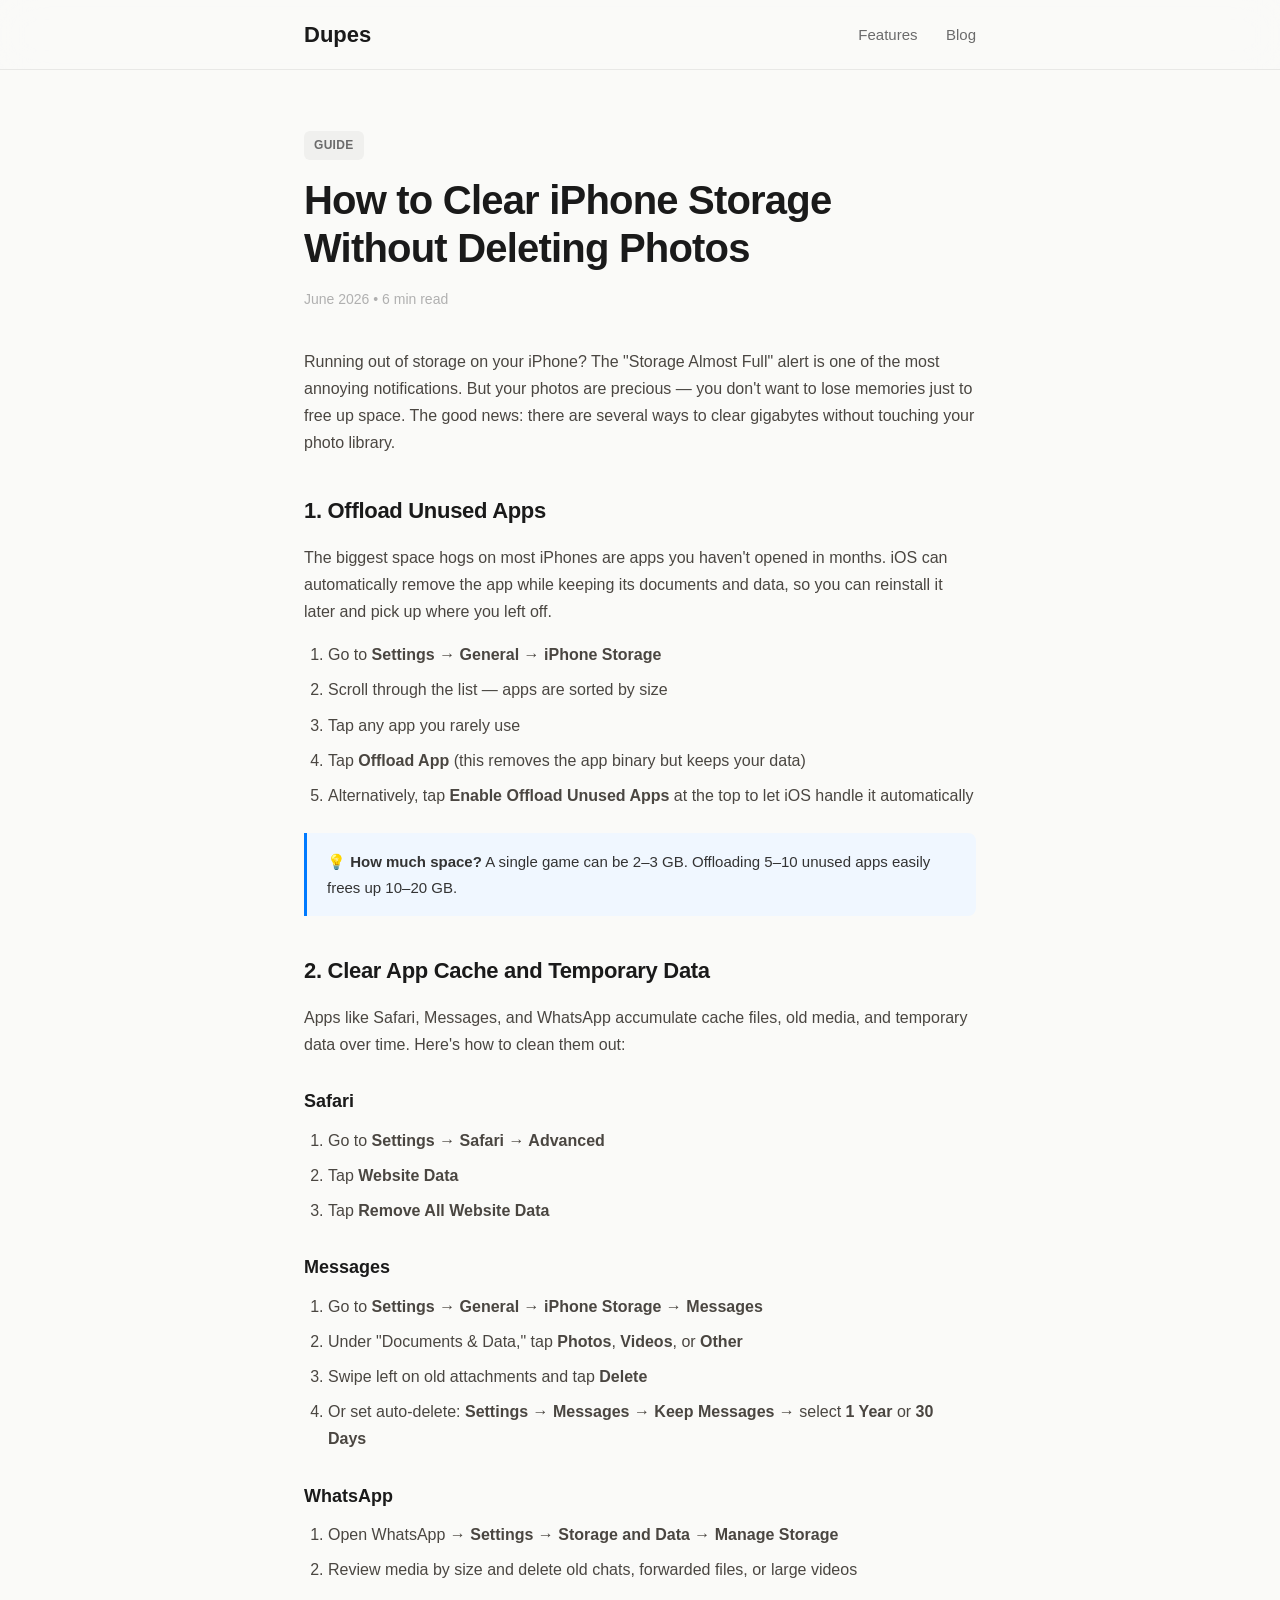
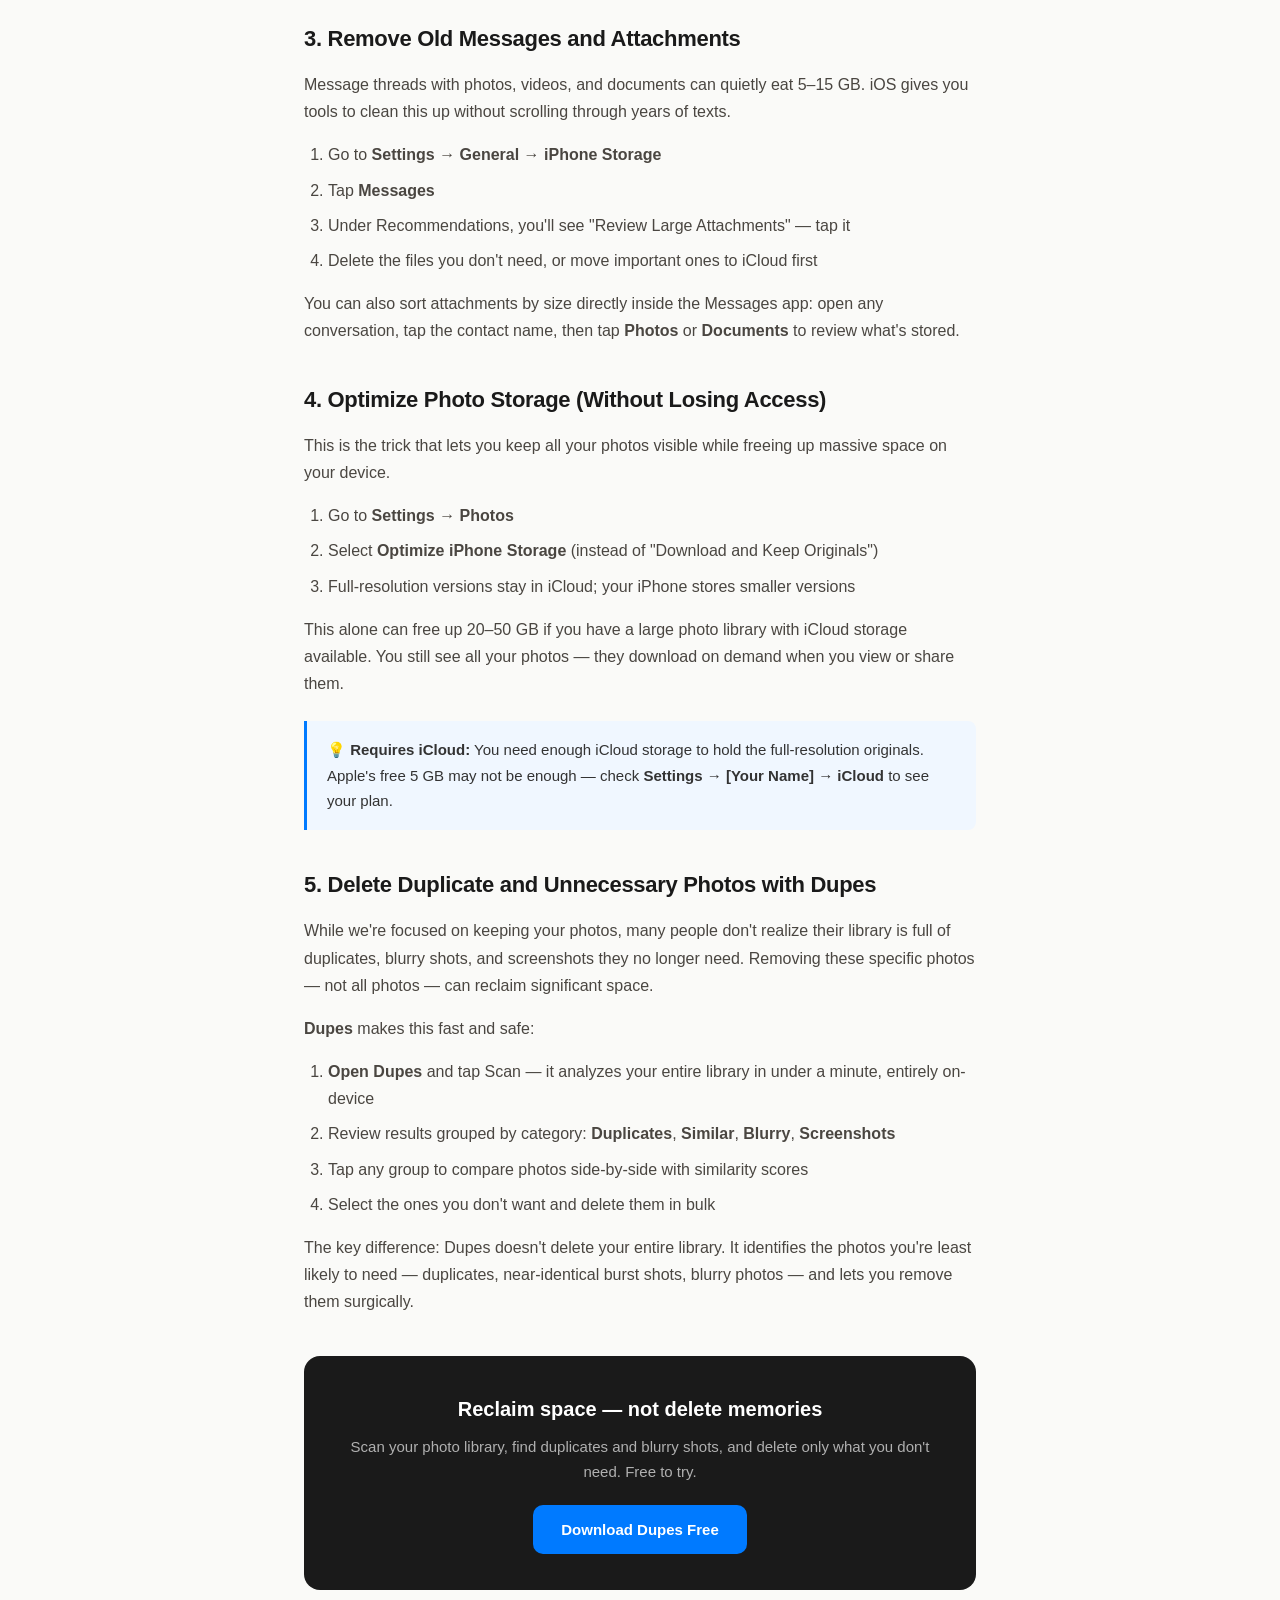
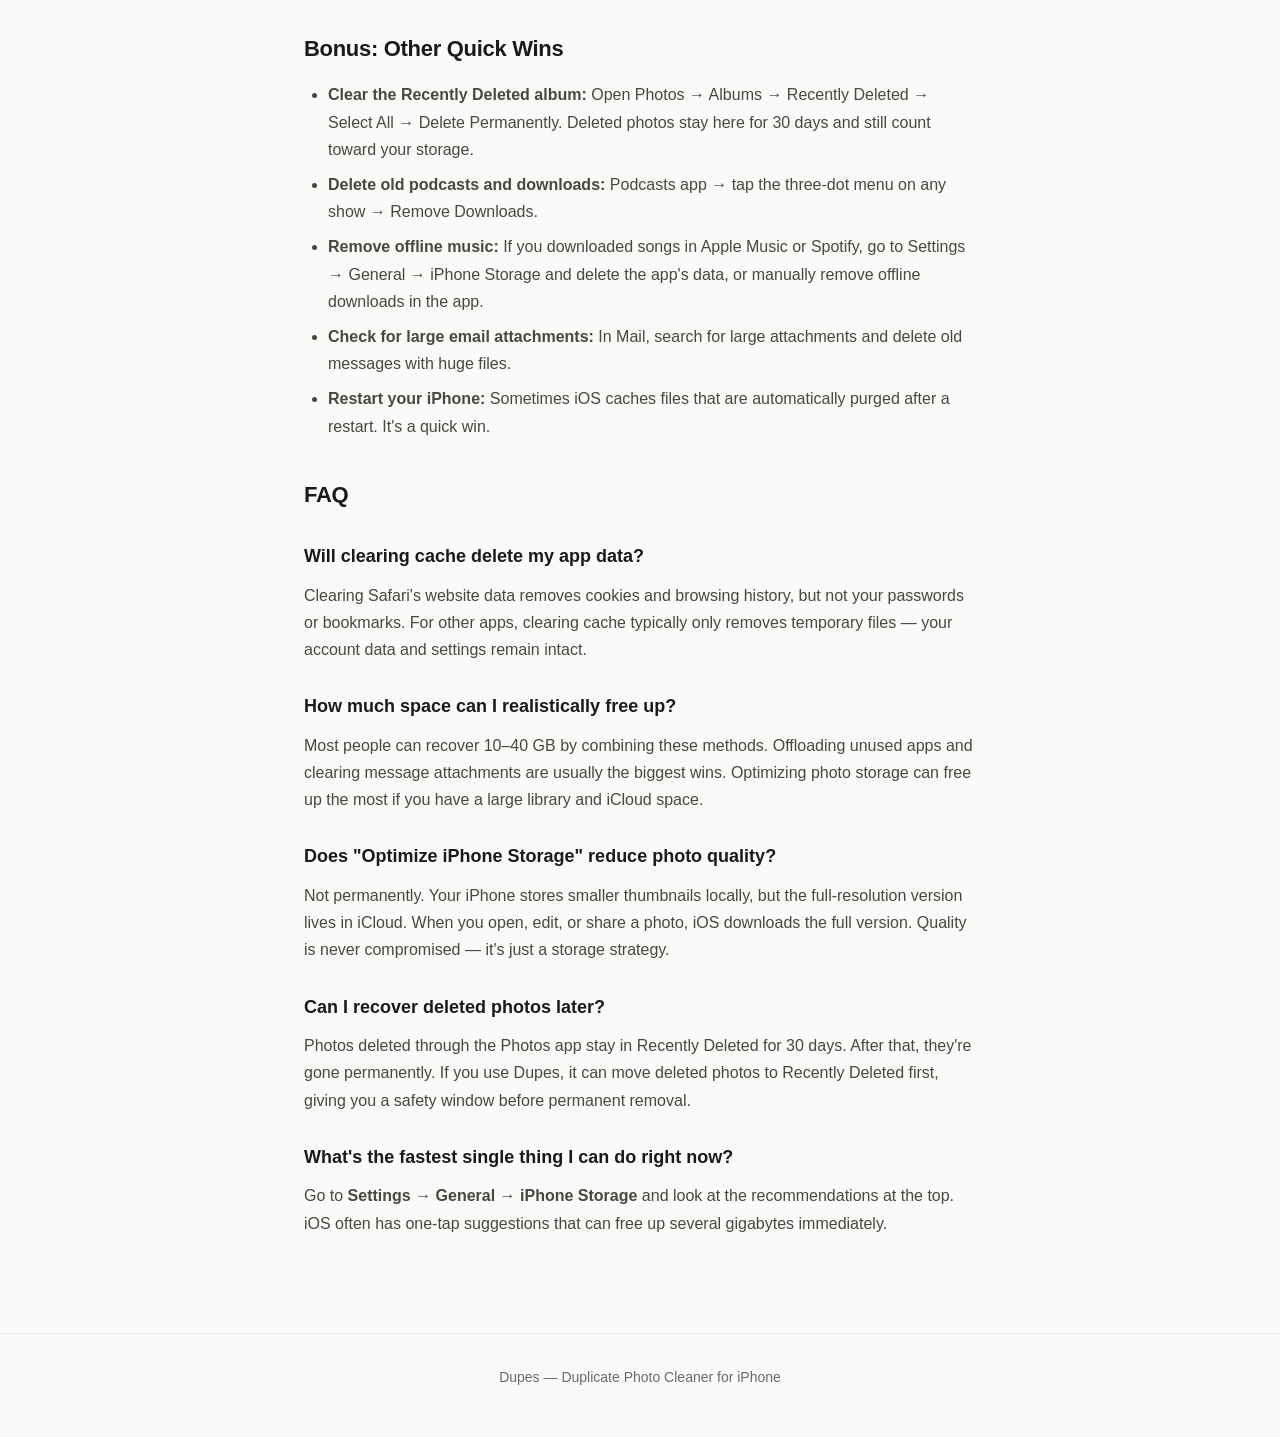
<file: blog/clear-iphone-storage-without-deleting-photos.html>
<!DOCTYPE html>
<html lang="en">
<head>
    <meta charset="UTF-8">
    <meta name="viewport" content="width=device-width, initial-scale=1.0">
    <title>How to Clear iPhone Storage Without Deleting Photos — 5 Proven Methods</title>
    <meta name="description" content="Running out of iPhone storage but don't want to lose photos? Here are 5 proven ways to clear space — offload apps, clear cache, optimize photos, and remove attachments — without touching your memories.">
    <link rel="canonical" href="https://xiaohao7023.github.io/dupes-seo/blog/clear-iphone-storage-without-deleting-photos.html">
    <style>
        * { margin: 0; padding: 0; box-sizing: border-box; }
        body { font-family: -apple-system, BlinkMacSystemFont, 'SF Pro Text', 'Helvetica Neue', Arial, sans-serif; background: #FAFAF8; color: #1A1A1A; line-height: 1.7; -webkit-font-smoothing: antialiased; }
        nav { position: sticky; top: 0; z-index: 100; background: rgba(250,250,248,0.85); backdrop-filter: blur(20px); -webkit-backdrop-filter: blur(20px); border-bottom: 1px solid #E8E8E6; padding: 16px 0; }
        nav .container { max-width: 720px; margin: 0 auto; padding: 0 24px; display: flex; justify-content: space-between; align-items: center; }
        .logo { font-size: 22px; font-weight: 700; color: #1A1A1A; text-decoration: none; }
        .nav-links a { color: #6B6B6B; text-decoration: none; font-size: 15px; font-weight: 500; margin-left: 24px; }
        .nav-links a:hover { color: #1A1A1A; }
        article { max-width: 720px; margin: 0 auto; padding: 60px 24px 80px; }
        .blog-tag { display: inline-block; background: #F0F0EE; color: #6B6B6B; font-size: 12px; font-weight: 600; padding: 4px 10px; border-radius: 6px; margin-bottom: 16px; letter-spacing: 0.3px; }
        h1 { font-size: clamp(28px, 5vw, 40px); font-weight: 700; line-height: 1.2; letter-spacing: -0.8px; margin-bottom: 16px; }
        .meta { font-size: 14px; color: #B0B0B0; margin-bottom: 36px; }
        h2 { font-size: 22px; font-weight: 600; margin: 36px 0 14px; letter-spacing: -0.3px; }
        h3 { font-size: 18px; font-weight: 600; margin: 28px 0 10px; }
        p { font-size: 16px; color: #4A4641; margin-bottom: 16px; }
        ol, ul { padding-left: 24px; margin-bottom: 16px; }
        li { font-size: 16px; color: #4A4641; margin-bottom: 8px; }
        .tip-box { background: #F0F7FF; border-left: 3px solid #007AFF; padding: 16px 20px; border-radius: 0 8px 8px 0; margin: 24px 0; }
        .tip-box p { margin: 0; font-size: 15px; color: #333; }
        .cta-box { background: #1A1A1A; color: #fff; border-radius: 16px; padding: 36px; text-align: center; margin: 40px 0; }
        .cta-box h3 { color: #fff; margin: 0 0 8px; font-size: 20px; }
        .cta-box p { color: #B0B0B0; margin: 0 0 20px; font-size: 15px; }
        .cta-box a { display: inline-block; background: #007AFF; color: #fff; padding: 12px 28px; border-radius: 10px; text-decoration: none; font-weight: 600; font-size: 15px; }
        footer { border-top: 1px solid #E8E8E6; padding: 32px 0; text-align: center; }
        footer p { font-size: 14px; color: #6B6B6B; }
        footer a { color: #6B6B6B; text-decoration: none; }
    </style>
</head>
<body>
    <nav>
        <div class="container">
            <a href="../" class="logo">Dupes</a>
            <div class="nav-links">
                <a href="../#features">Features</a>
                <a href="../">Blog</a>
            </div>
        </div>
    </nav>
    <article>
        <div class="blog-tag">GUIDE</div>
        <h1>How to Clear iPhone Storage Without Deleting Photos</h1>
        <div class="meta">June 2026 • 6 min read</div>

        <p>Running out of storage on your iPhone? The "Storage Almost Full" alert is one of the most annoying notifications. But your photos are precious — you don't want to lose memories just to free up space. The good news: there are several ways to clear gigabytes without touching your photo library.</p>

        <h2>1. Offload Unused Apps</h2>
        <p>The biggest space hogs on most iPhones are apps you haven't opened in months. iOS can automatically remove the app while keeping its documents and data, so you can reinstall it later and pick up where you left off.</p>
        <ol>
            <li>Go to <strong>Settings → General → iPhone Storage</strong></li>
            <li>Scroll through the list — apps are sorted by size</li>
            <li>Tap any app you rarely use</li>
            <li>Tap <strong>Offload App</strong> (this removes the app binary but keeps your data)</li>
            <li>Alternatively, tap <strong>Enable Offload Unused Apps</strong> at the top to let iOS handle it automatically</li>
        </ol>

        <div class="tip-box">
            <p><strong>💡 How much space?</strong> A single game can be 2–3 GB. Offloading 5–10 unused apps easily frees up 10–20 GB.</p>
        </div>

        <h2>2. Clear App Cache and Temporary Data</h2>
        <p>Apps like Safari, Messages, and WhatsApp accumulate cache files, old media, and temporary data over time. Here's how to clean them out:</p>

        <h3>Safari</h3>
        <ol>
            <li>Go to <strong>Settings → Safari → Advanced</strong></li>
            <li>Tap <strong>Website Data</strong></li>
            <li>Tap <strong>Remove All Website Data</strong></li>
        </ol>

        <h3>Messages</h3>
        <ol>
            <li>Go to <strong>Settings → General → iPhone Storage → Messages</strong></li>
            <li>Under "Documents & Data," tap <strong>Photos</strong>, <strong>Videos</strong>, or <strong>Other</strong></li>
            <li>Swipe left on old attachments and tap <strong>Delete</strong></li>
            <li>Or set auto-delete: <strong>Settings → Messages → Keep Messages</strong> → select <strong>1 Year</strong> or <strong>30 Days</strong></li>
        </ol>

        <h3>WhatsApp</h3>
        <ol>
            <li>Open WhatsApp → <strong>Settings → Storage and Data → Manage Storage</strong></li>
            <li>Review media by size and delete old chats, forwarded files, or large videos</li>
        </ol>

        <h2>3. Remove Old Messages and Attachments</h2>
        <p>Message threads with photos, videos, and documents can quietly eat 5–15 GB. iOS gives you tools to clean this up without scrolling through years of texts.</p>
        <ol>
            <li>Go to <strong>Settings → General → iPhone Storage</strong></li>
            <li>Tap <strong>Messages</strong></li>
            <li>Under Recommendations, you'll see "Review Large Attachments" — tap it</li>
            <li>Delete the files you don't need, or move important ones to iCloud first</li>
        </ol>
        <p>You can also sort attachments by size directly inside the Messages app: open any conversation, tap the contact name, then tap <strong>Photos</strong> or <strong>Documents</strong> to review what's stored.</p>

        <h2>4. Optimize Photo Storage (Without Losing Access)</h2>
        <p>This is the trick that lets you keep all your photos visible while freeing up massive space on your device.</p>
        <ol>
            <li>Go to <strong>Settings → Photos</strong></li>
            <li>Select <strong>Optimize iPhone Storage</strong> (instead of "Download and Keep Originals")</li>
            <li>Full-resolution versions stay in iCloud; your iPhone stores smaller versions</li>
        </ol>
        <p>This alone can free up 20–50 GB if you have a large photo library with iCloud storage available. You still see all your photos — they download on demand when you view or share them.</p>

        <div class="tip-box">
            <p><strong>💡 Requires iCloud:</strong> You need enough iCloud storage to hold the full-resolution originals. Apple's free 5 GB may not be enough — check <strong>Settings → [Your Name] → iCloud</strong> to see your plan.</p>
        </div>

        <h2>5. Delete Duplicate and Unnecessary Photos with Dupes</h2>
        <p>While we're focused on keeping your photos, many people don't realize their library is full of duplicates, blurry shots, and screenshots they no longer need. Removing these specific photos — not all photos — can reclaim significant space.</p>
        <p><strong>Dupes</strong> makes this fast and safe:</p>
        <ol>
            <li><strong>Open Dupes</strong> and tap Scan — it analyzes your entire library in under a minute, entirely on-device</li>
            <li>Review results grouped by category: <strong>Duplicates</strong>, <strong>Similar</strong>, <strong>Blurry</strong>, <strong>Screenshots</strong></li>
            <li>Tap any group to compare photos side-by-side with similarity scores</li>
            <li>Select the ones you don't want and delete them in bulk</li>
        </ol>
        <p>The key difference: Dupes doesn't delete your entire library. It identifies the photos you're least likely to need — duplicates, near-identical burst shots, blurry photos — and lets you remove them surgically.</p>

        <div class="cta-box">
            <h3>Reclaim space — not delete memories</h3>
            <p>Scan your photo library, find duplicates and blurry shots, and delete only what you don't need. Free to try.</p>
            <a href="https://apps.apple.com/app/id6768160754">Download Dupes Free</a>
        </div>

        <h2>Bonus: Other Quick Wins</h2>
        <ul>
            <li><strong>Clear the Recently Deleted album:</strong> Open Photos → Albums → Recently Deleted → Select All → Delete Permanently. Deleted photos stay here for 30 days and still count toward your storage.</li>
            <li><strong>Delete old podcasts and downloads:</strong> Podcasts app → tap the three-dot menu on any show → Remove Downloads.</li>
            <li><strong>Remove offline music:</strong> If you downloaded songs in Apple Music or Spotify, go to Settings → General → iPhone Storage and delete the app's data, or manually remove offline downloads in the app.</li>
            <li><strong>Check for large email attachments:</strong> In Mail, search for large attachments and delete old messages with huge files.</li>
            <li><strong>Restart your iPhone:</strong> Sometimes iOS caches files that are automatically purged after a restart. It's a quick win.</li>
        </ul>

        <h2>FAQ</h2>

        <h3>Will clearing cache delete my app data?</h3>
        <p>Clearing Safari's website data removes cookies and browsing history, but not your passwords or bookmarks. For other apps, clearing cache typically only removes temporary files — your account data and settings remain intact.</p>

        <h3>How much space can I realistically free up?</h3>
        <p>Most people can recover 10–40 GB by combining these methods. Offloading unused apps and clearing message attachments are usually the biggest wins. Optimizing photo storage can free up the most if you have a large library and iCloud space.</p>

        <h3>Does "Optimize iPhone Storage" reduce photo quality?</h3>
        <p>Not permanently. Your iPhone stores smaller thumbnails locally, but the full-resolution version lives in iCloud. When you open, edit, or share a photo, iOS downloads the full version. Quality is never compromised — it's just a storage strategy.</p>

        <h3>Can I recover deleted photos later?</h3>
        <p>Photos deleted through the Photos app stay in Recently Deleted for 30 days. After that, they're gone permanently. If you use Dupes, it can move deleted photos to Recently Deleted first, giving you a safety window before permanent removal.</p>

        <h3>What's the fastest single thing I can do right now?</h3>
        <p>Go to <strong>Settings → General → iPhone Storage</strong> and look at the recommendations at the top. iOS often has one-tap suggestions that can free up several gigabytes immediately.</p>
    </article>
    <footer><p><a href="../">Dupes</a> — Duplicate Photo Cleaner for iPhone</p></footer>
</body>
</html>
</file>
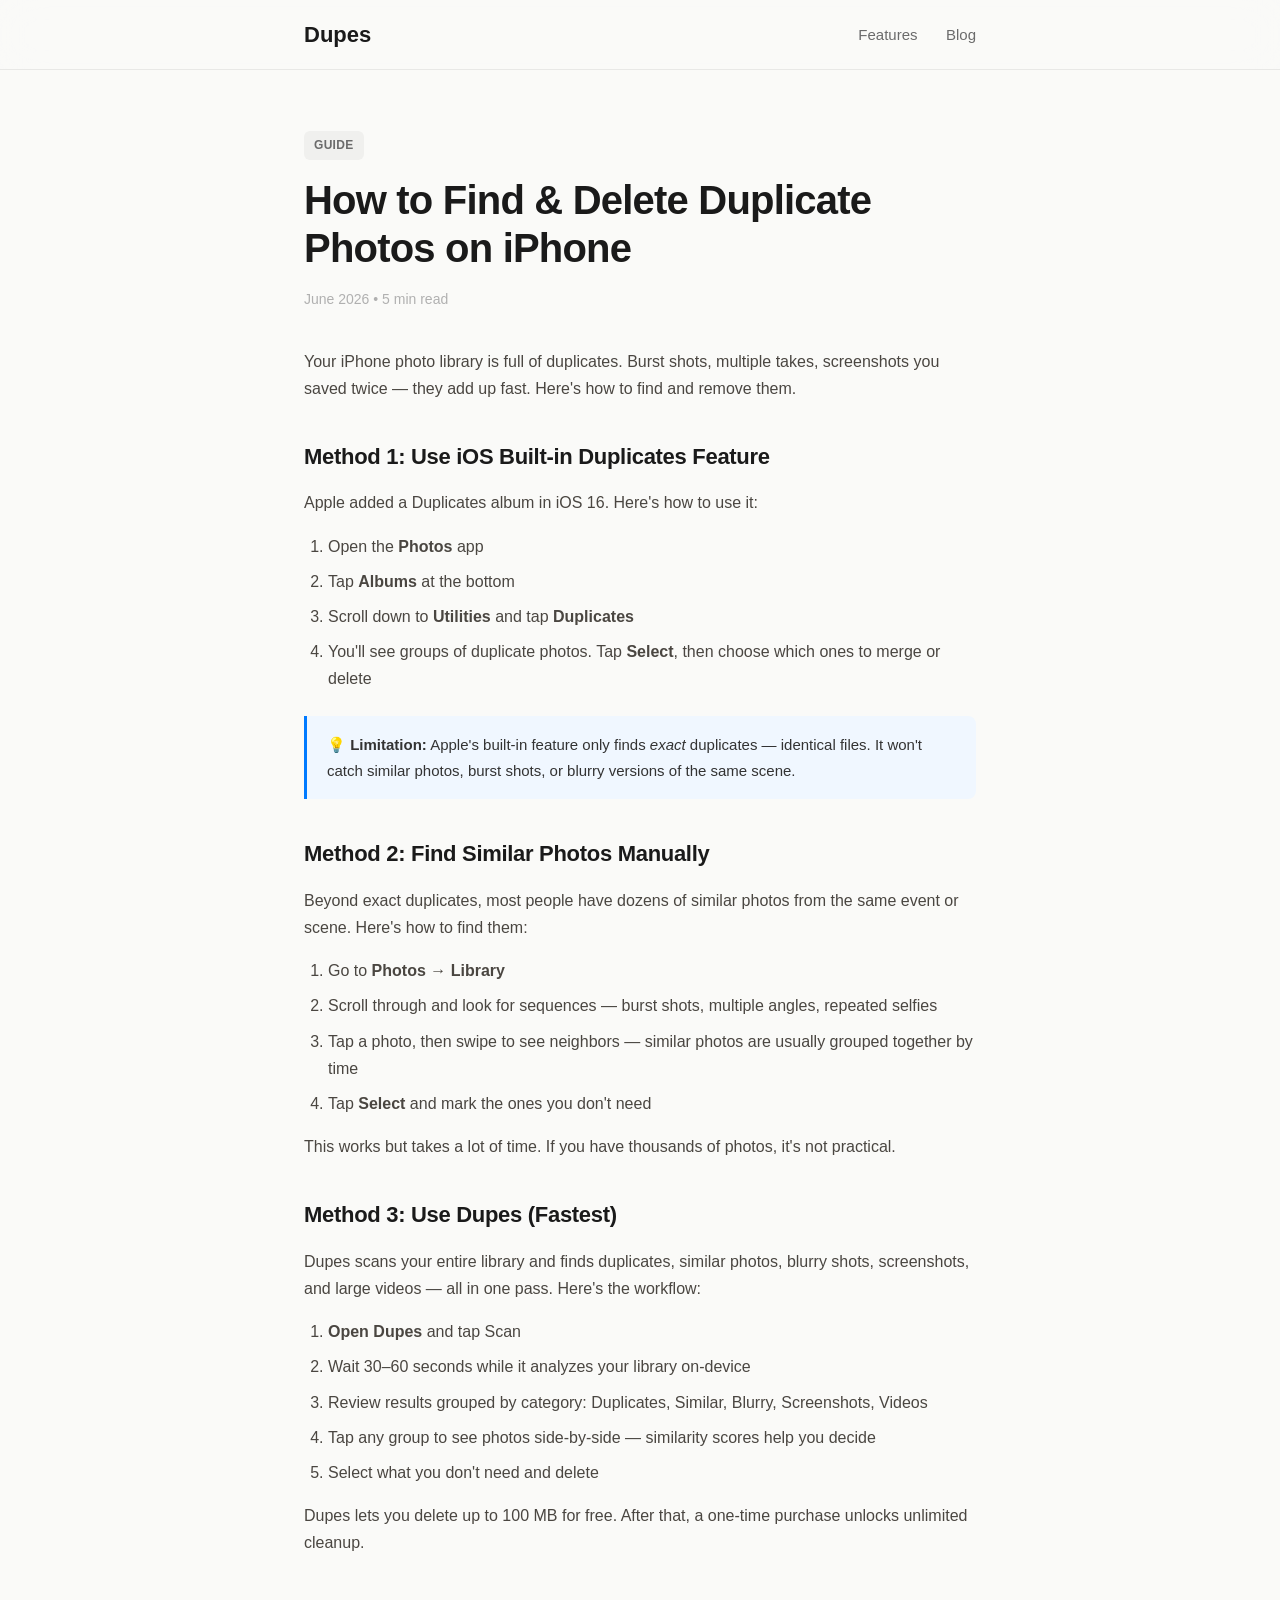
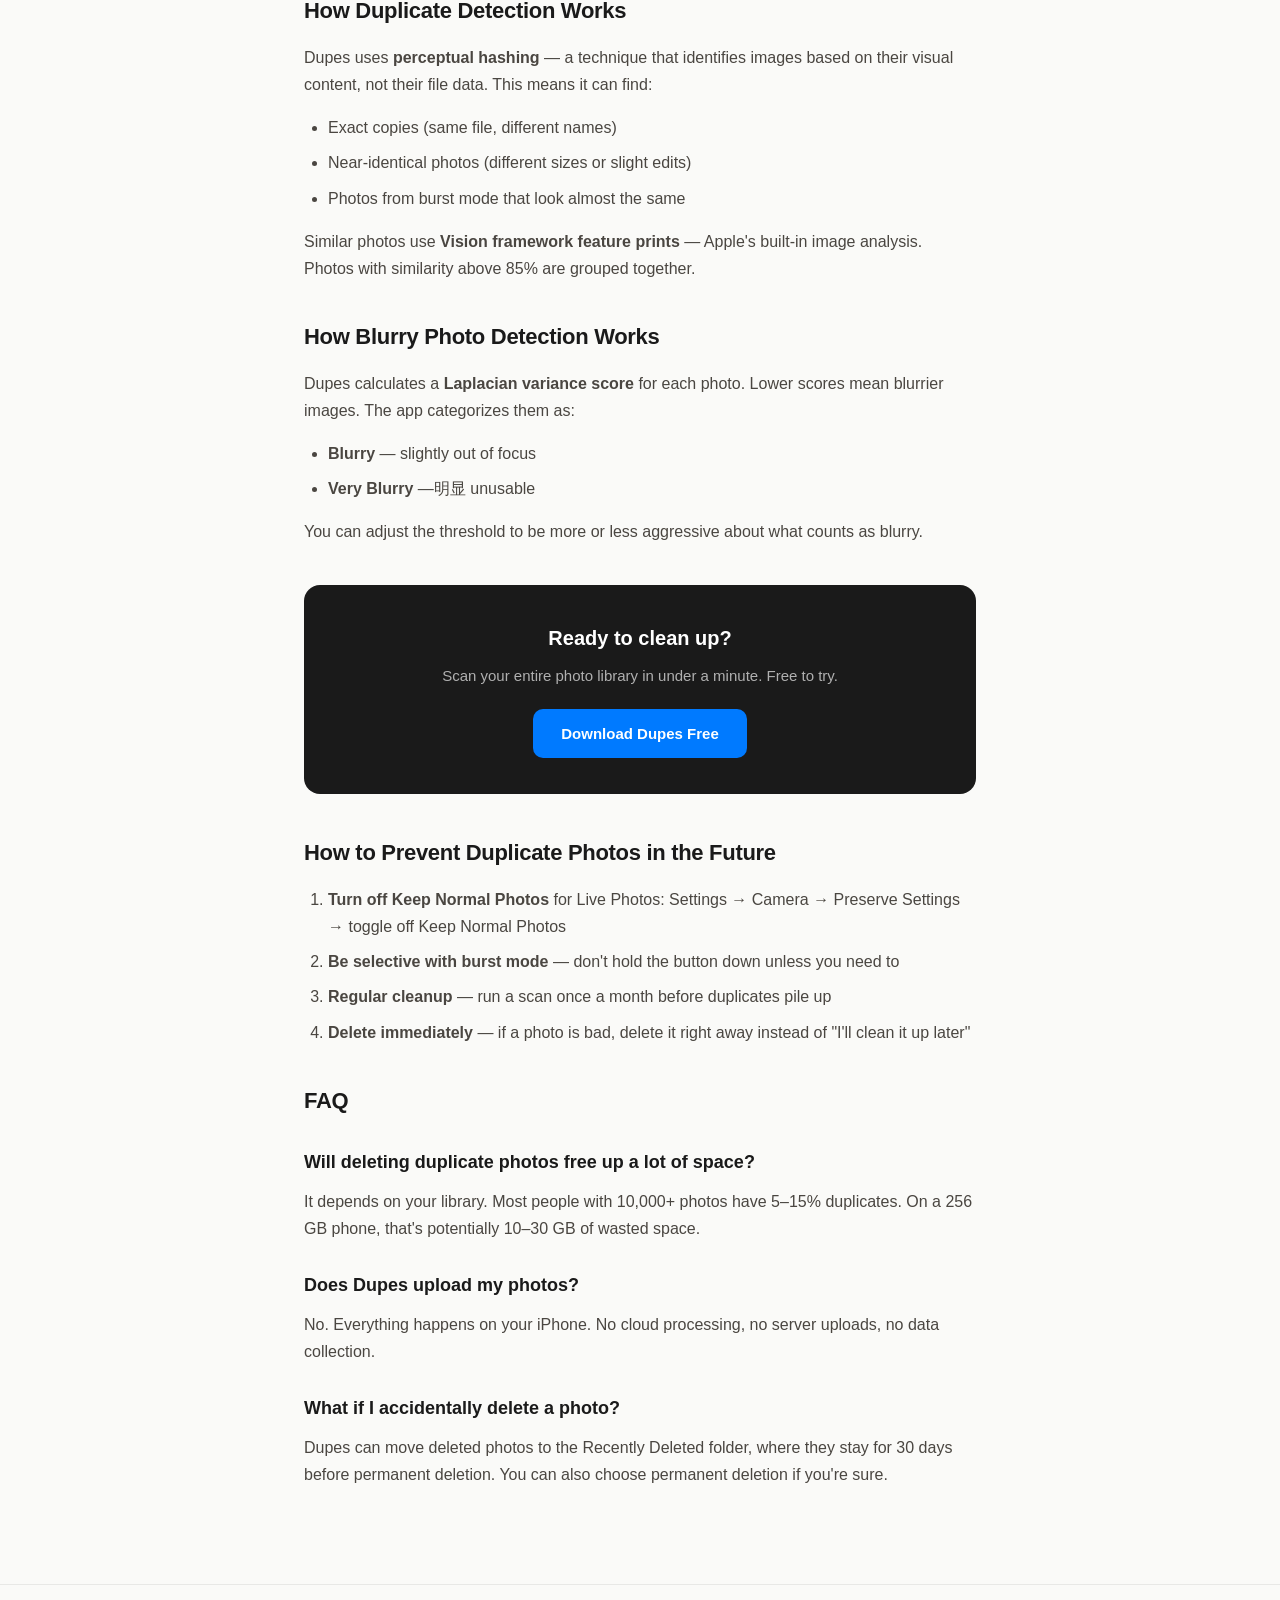
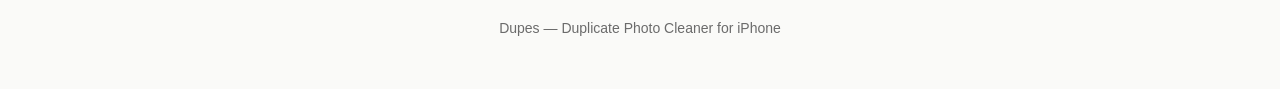
<file: blog/duplicate-photos-iphone.html>
<!DOCTYPE html>
<html lang="en">
<head>
    <meta charset="UTF-8">
    <meta name="viewport" content="width=device-width, initial-scale=1.0">
    <title>How to Find & Delete Duplicate Photos on iPhone — Step-by-Step Guide</title>
    <meta name="description" content="Learn how to find and delete duplicate photos on your iPhone — manually through the Photos app or automatically with Dupes. Reclaim gigabytes of storage space.">
    <link rel="canonical" href="https://xiaohao7023.github.io/dupes-seo/blog/duplicate-photos-iphone.html">
    <style>
        * { margin: 0; padding: 0; box-sizing: border-box; }
        body { font-family: -apple-system, BlinkMacSystemFont, 'SF Pro Text', 'Helvetica Neue', Arial, sans-serif; background: #FAFAF8; color: #1A1A1A; line-height: 1.7; -webkit-font-smoothing: antialiased; }
        nav { position: sticky; top: 0; z-index: 100; background: rgba(250,250,248,0.85); backdrop-filter: blur(20px); -webkit-backdrop-filter: blur(20px); border-bottom: 1px solid #E8E8E6; padding: 16px 0; }
        nav .container { max-width: 720px; margin: 0 auto; padding: 0 24px; display: flex; justify-content: space-between; align-items: center; }
        .logo { font-size: 22px; font-weight: 700; color: #1A1A1A; text-decoration: none; }
        .nav-links a { color: #6B6B6B; text-decoration: none; font-size: 15px; font-weight: 500; margin-left: 24px; }
        .nav-links a:hover { color: #1A1A1A; }
        article { max-width: 720px; margin: 0 auto; padding: 60px 24px 80px; }
        .blog-tag { display: inline-block; background: #F0F0EE; color: #6B6B6B; font-size: 12px; font-weight: 600; padding: 4px 10px; border-radius: 6px; margin-bottom: 16px; letter-spacing: 0.3px; }
        h1 { font-size: clamp(28px, 5vw, 40px); font-weight: 700; line-height: 1.2; letter-spacing: -0.8px; margin-bottom: 16px; }
        .meta { font-size: 14px; color: #B0B0B0; margin-bottom: 36px; }
        h2 { font-size: 22px; font-weight: 600; margin: 36px 0 14px; letter-spacing: -0.3px; }
        h3 { font-size: 18px; font-weight: 600; margin: 28px 0 10px; }
        p { font-size: 16px; color: #4A4641; margin-bottom: 16px; }
        ol, ul { padding-left: 24px; margin-bottom: 16px; }
        li { font-size: 16px; color: #4A4641; margin-bottom: 8px; }
        .tip-box { background: #F0F7FF; border-left: 3px solid #007AFF; padding: 16px 20px; border-radius: 0 8px 8px 0; margin: 24px 0; }
        .tip-box p { margin: 0; font-size: 15px; color: #333; }
        .cta-box { background: #1A1A1A; color: #fff; border-radius: 16px; padding: 36px; text-align: center; margin: 40px 0; }
        .cta-box h3 { color: #fff; margin: 0 0 8px; font-size: 20px; }
        .cta-box p { color: #B0B0B0; margin: 0 0 20px; font-size: 15px; }
        .cta-box a { display: inline-block; background: #007AFF; color: #fff; padding: 12px 28px; border-radius: 10px; text-decoration: none; font-weight: 600; font-size: 15px; }
        footer { border-top: 1px solid #E8E8E6; padding: 32px 0; text-align: center; }
        footer p { font-size: 14px; color: #6B6B6B; }
        footer a { color: #6B6B6B; text-decoration: none; }
    </style>
</head>
<body>
    <nav>
        <div class="container">
            <a href="../" class="logo">Dupes</a>
            <div class="nav-links">
                <a href="../#features">Features</a>
                <a href="../">Blog</a>
            </div>
        </div>
    </nav>
    <article>
        <div class="blog-tag">GUIDE</div>
        <h1>How to Find & Delete Duplicate Photos on iPhone</h1>
        <div class="meta">June 2026 • 5 min read</div>

        <p>Your iPhone photo library is full of duplicates. Burst shots, multiple takes, screenshots you saved twice — they add up fast. Here's how to find and remove them.</p>

        <h2>Method 1: Use iOS Built-in Duplicates Feature</h2>
        <p>Apple added a Duplicates album in iOS 16. Here's how to use it:</p>
        <ol>
            <li>Open the <strong>Photos</strong> app</li>
            <li>Tap <strong>Albums</strong> at the bottom</li>
            <li>Scroll down to <strong>Utilities</strong> and tap <strong>Duplicates</strong></li>
            <li>You'll see groups of duplicate photos. Tap <strong>Select</strong>, then choose which ones to merge or delete</li>
        </ol>

        <div class="tip-box">
            <p><strong>💡 Limitation:</strong> Apple's built-in feature only finds <em>exact</em> duplicates — identical files. It won't catch similar photos, burst shots, or blurry versions of the same scene.</p>
        </div>

        <h2>Method 2: Find Similar Photos Manually</h2>
        <p>Beyond exact duplicates, most people have dozens of similar photos from the same event or scene. Here's how to find them:</p>
        <ol>
            <li>Go to <strong>Photos</strong> → <strong>Library</strong></li>
            <li>Scroll through and look for sequences — burst shots, multiple angles, repeated selfies</li>
            <li>Tap a photo, then swipe to see neighbors — similar photos are usually grouped together by time</li>
            <li>Tap <strong>Select</strong> and mark the ones you don't need</li>
        </ol>
        <p>This works but takes a lot of time. If you have thousands of photos, it's not practical.</p>

        <h2>Method 3: Use Dupes (Fastest)</h2>
        <p>Dupes scans your entire library and finds duplicates, similar photos, blurry shots, screenshots, and large videos — all in one pass. Here's the workflow:</p>
        <ol>
            <li><strong>Open Dupes</strong> and tap Scan</li>
            <li>Wait 30–60 seconds while it analyzes your library on-device</li>
            <li>Review results grouped by category: Duplicates, Similar, Blurry, Screenshots, Videos</li>
            <li>Tap any group to see photos side-by-side — similarity scores help you decide</li>
            <li>Select what you don't need and delete</li>
        </ol>
        <p>Dupes lets you delete up to 100 MB for free. After that, a one-time purchase unlocks unlimited cleanup.</p>

        <h2>How Duplicate Detection Works</h2>
        <p>Dupes uses <strong>perceptual hashing</strong> — a technique that identifies images based on their visual content, not their file data. This means it can find:</p>
        <ul>
            <li>Exact copies (same file, different names)</li>
            <li>Near-identical photos (different sizes or slight edits)</li>
            <li>Photos from burst mode that look almost the same</li>
        </ul>
        <p>Similar photos use <strong>Vision framework feature prints</strong> — Apple's built-in image analysis. Photos with similarity above 85% are grouped together.</p>

        <h2>How Blurry Photo Detection Works</h2>
        <p>Dupes calculates a <strong>Laplacian variance score</strong> for each photo. Lower scores mean blurrier images. The app categorizes them as:</p>
        <ul>
            <li><strong>Blurry</strong> — slightly out of focus</li>
            <li><strong>Very Blurry</strong> —明显 unusable</li>
        </ul>
        <p>You can adjust the threshold to be more or less aggressive about what counts as blurry.</p>

        <div class="cta-box">
            <h3>Ready to clean up?</h3>
            <p>Scan your entire photo library in under a minute. Free to try.</p>
            <a href="https://apps.apple.com/app/id6768160754">Download Dupes Free</a>
        </div>

        <h2>How to Prevent Duplicate Photos in the Future</h2>
        <ol>
            <li><strong>Turn off Keep Normal Photos</strong> for Live Photos: Settings → Camera → Preserve Settings → toggle off Keep Normal Photos</li>
            <li><strong>Be selective with burst mode</strong> — don't hold the button down unless you need to</li>
            <li><strong>Regular cleanup</strong> — run a scan once a month before duplicates pile up</li>
            <li><strong>Delete immediately</strong> — if a photo is bad, delete it right away instead of "I'll clean it up later"</li>
        </ol>

        <h2>FAQ</h2>
        <h3>Will deleting duplicate photos free up a lot of space?</h3>
        <p>It depends on your library. Most people with 10,000+ photos have 5–15% duplicates. On a 256 GB phone, that's potentially 10–30 GB of wasted space.</p>

        <h3>Does Dupes upload my photos?</h3>
        <p>No. Everything happens on your iPhone. No cloud processing, no server uploads, no data collection.</p>

        <h3>What if I accidentally delete a photo?</h3>
        <p>Dupes can move deleted photos to the Recently Deleted folder, where they stay for 30 days before permanent deletion. You can also choose permanent deletion if you're sure.</p>
    </article>
    <footer><p><a href="../">Dupes</a> — Duplicate Photo Cleaner for iPhone</p></footer>
</body>
</html>
</file>
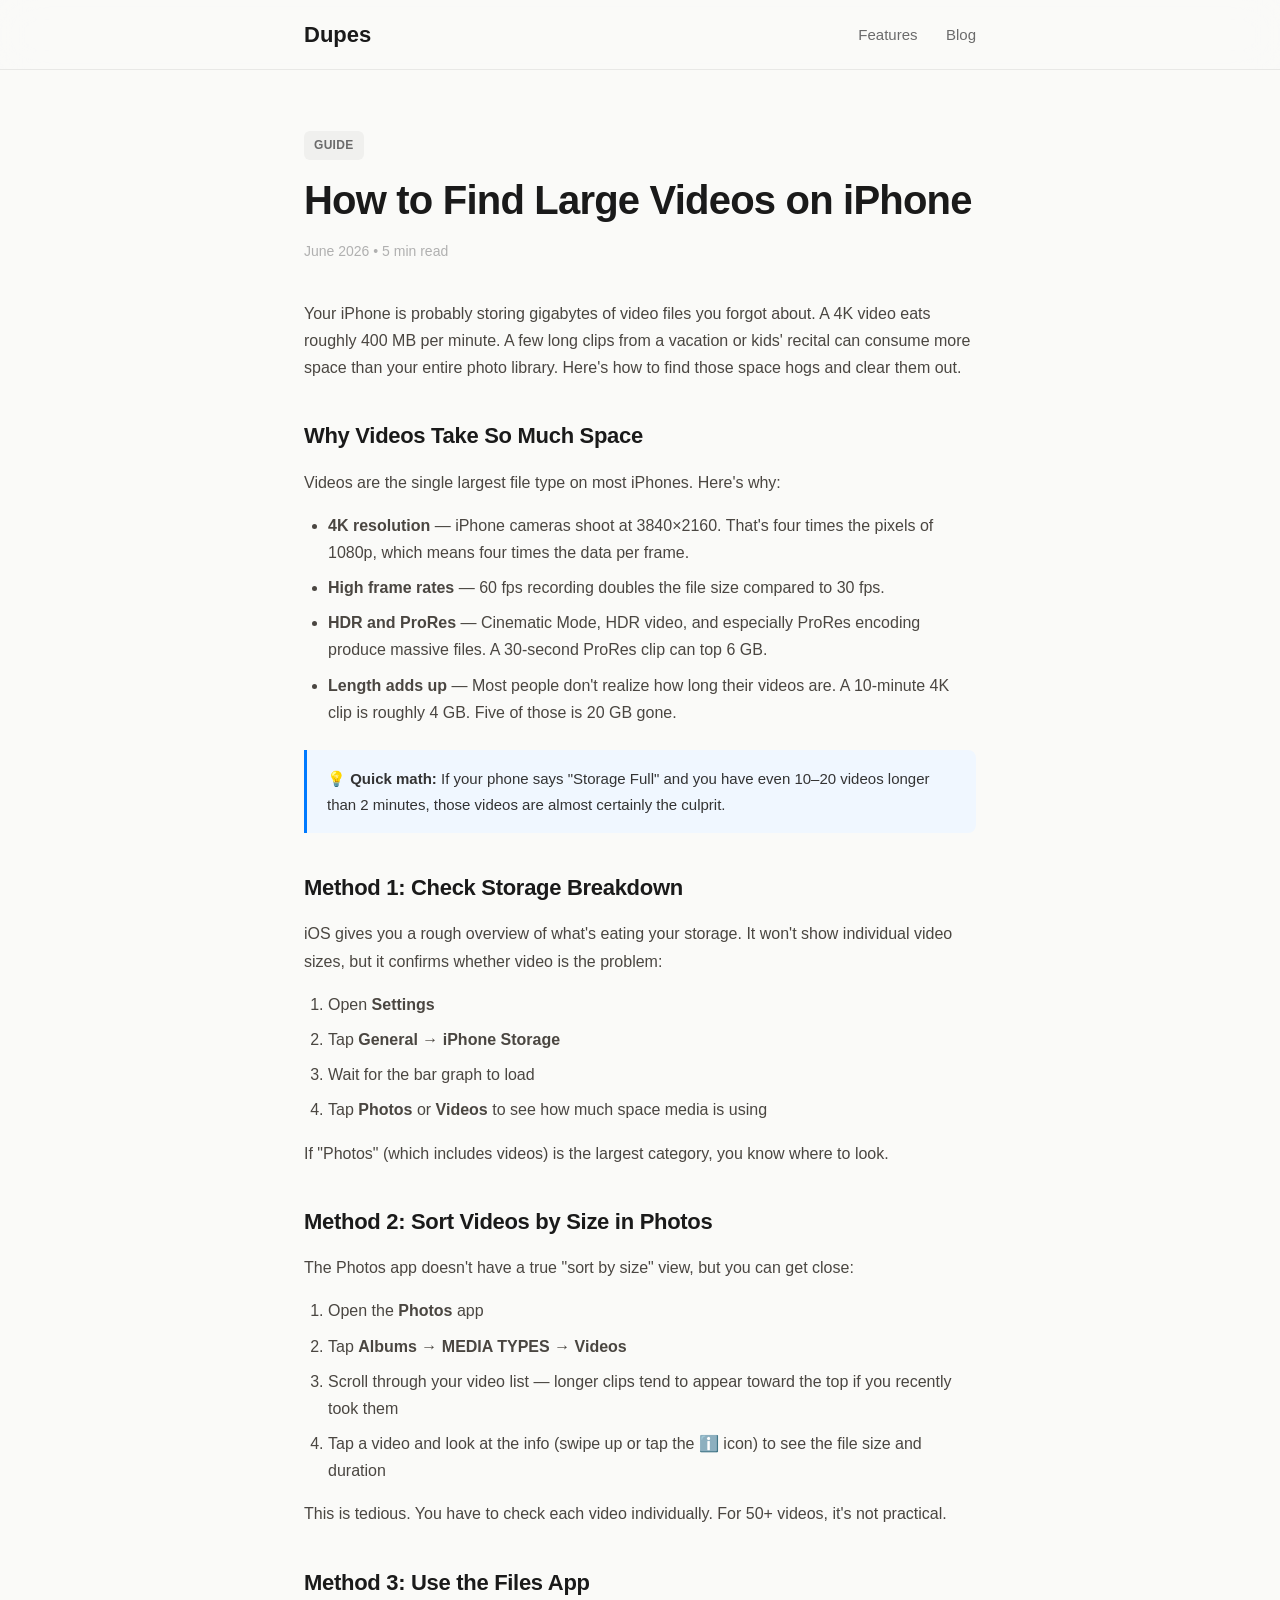
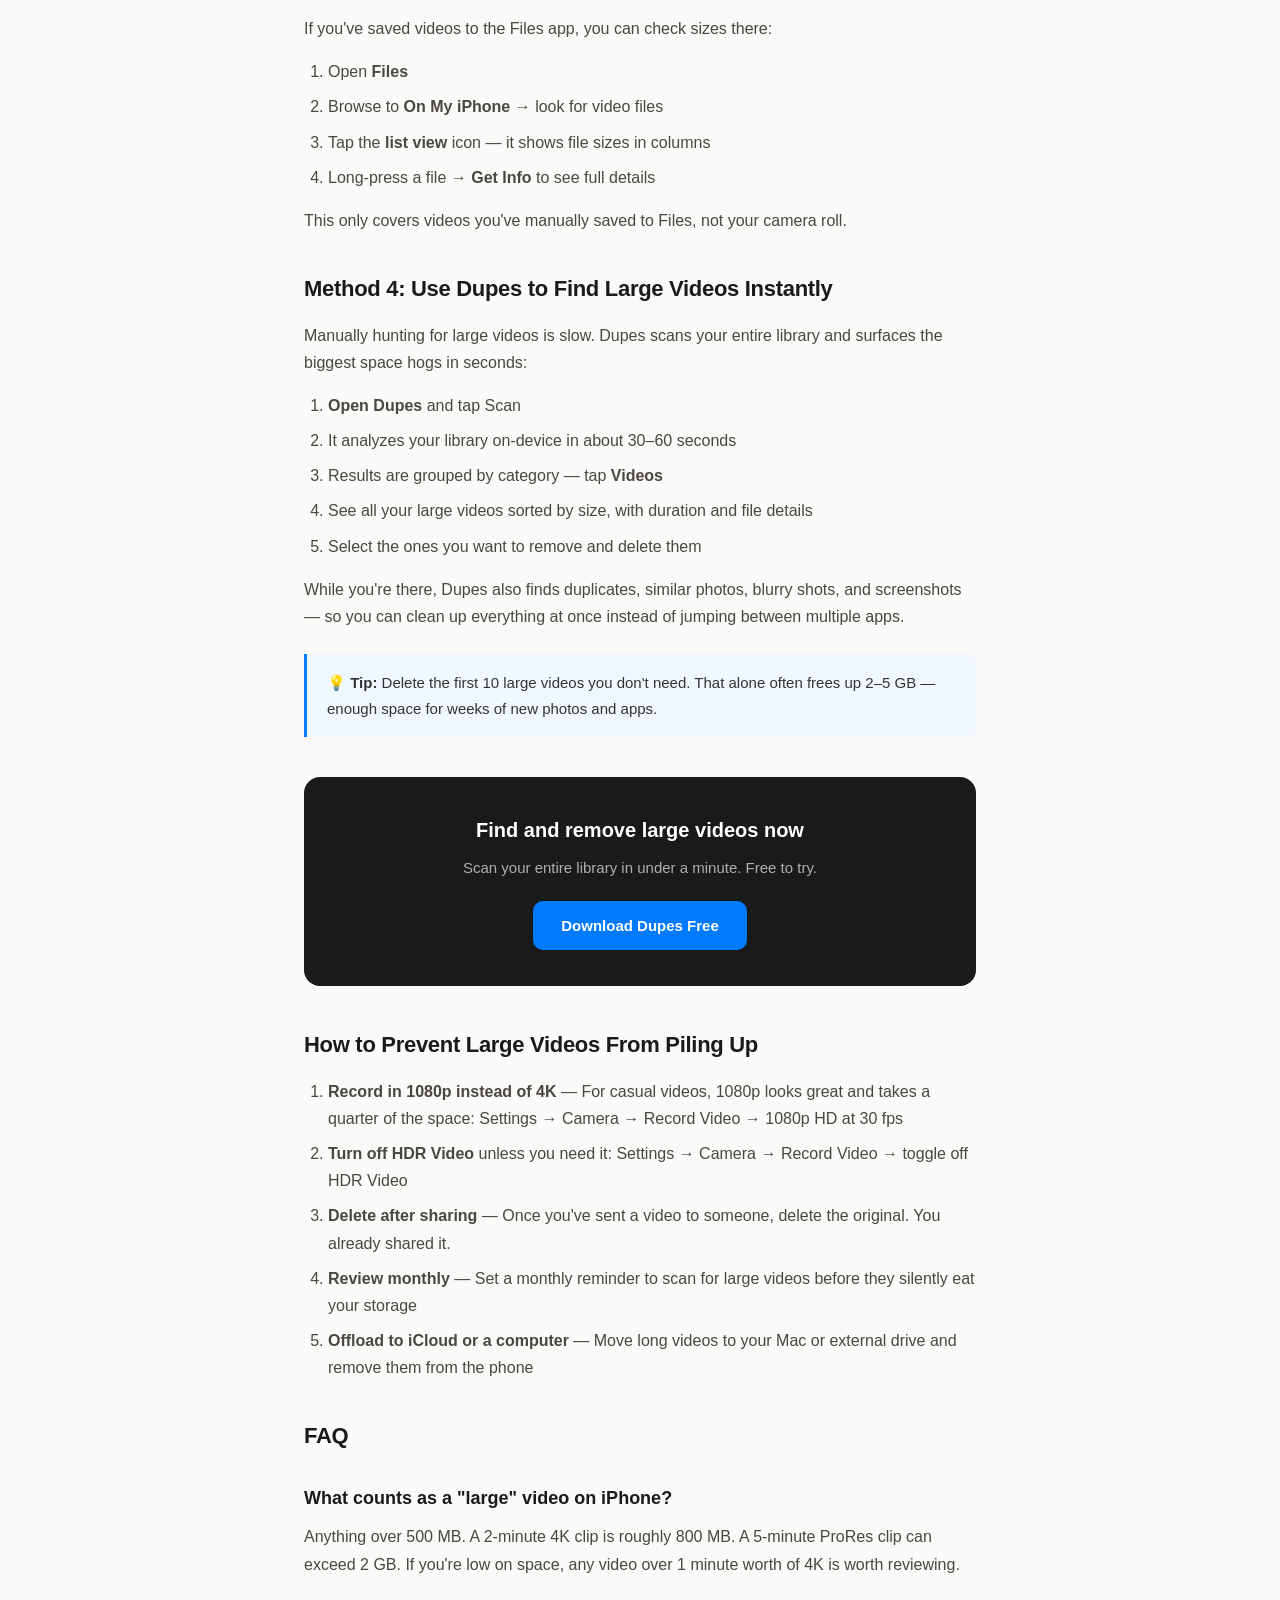
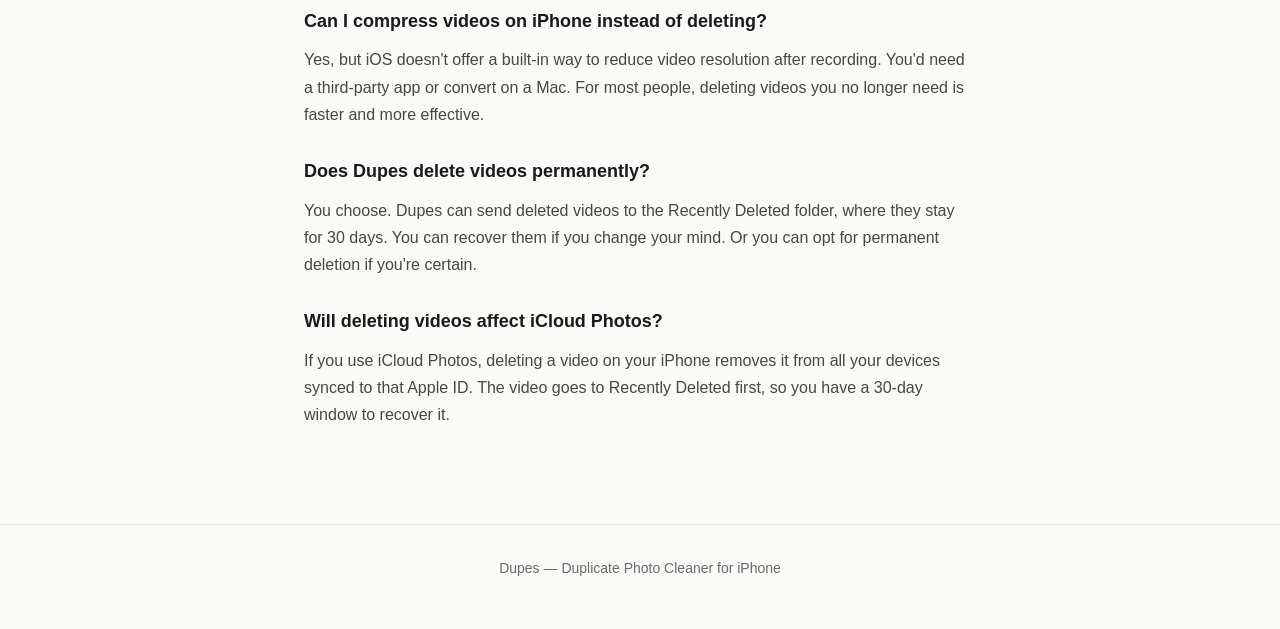
<file: blog/find-large-videos-iphone.html>
<!DOCTYPE html>
<html lang="en">
<head>
    <meta charset="UTF-8">
    <meta name="viewport" content="width=device-width, initial-scale=1.0">
    <title>How to Find Large Videos on iPhone — Free Up Space Fast</title>
    <meta name="description" content="Learn how to find large videos on your iPhone and reclaim precious storage space. Manual steps and a faster way with Dupes.">
    <link rel="canonical" href="https://xiaohao7023.github.io/dupes-seo/blog/find-large-videos-iphone.html">
    <style>
        * { margin: 0; padding: 0; box-sizing: border-box; }
        body { font-family: -apple-system, BlinkMacSystemFont, 'SF Pro Text', 'Helvetica Neue', Arial, sans-serif; background: #FAFAF8; color: #1A1A1A; line-height: 1.7; -webkit-font-smoothing: antialiased; }
        nav { position: sticky; top: 0; z-index: 100; background: rgba(250,250,248,0.85); backdrop-filter: blur(20px); -webkit-backdrop-filter: blur(20px); border-bottom: 1px solid #E8E8E6; padding: 16px 0; }
        nav .container { max-width: 720px; margin: 0 auto; padding: 0 24px; display: flex; justify-content: space-between; align-items: center; }
        .logo { font-size: 22px; font-weight: 700; color: #1A1A1A; text-decoration: none; }
        .nav-links a { color: #6B6B6B; text-decoration: none; font-size: 15px; font-weight: 500; margin-left: 24px; }
        .nav-links a:hover { color: #1A1A1A; }
        article { max-width: 720px; margin: 0 auto; padding: 60px 24px 80px; }
        .blog-tag { display: inline-block; background: #F0F0EE; color: #6B6B6B; font-size: 12px; font-weight: 600; padding: 4px 10px; border-radius: 6px; margin-bottom: 16px; letter-spacing: 0.3px; }
        h1 { font-size: clamp(28px, 5vw, 40px); font-weight: 700; line-height: 1.2; letter-spacing: -0.8px; margin-bottom: 16px; }
        .meta { font-size: 14px; color: #B0B0B0; margin-bottom: 36px; }
        h2 { font-size: 22px; font-weight: 600; margin: 36px 0 14px; letter-spacing: -0.3px; }
        h3 { font-size: 18px; font-weight: 600; margin: 28px 0 10px; }
        p { font-size: 16px; color: #4A4641; margin-bottom: 16px; }
        ol, ul { padding-left: 24px; margin-bottom: 16px; }
        li { font-size: 16px; color: #4A4641; margin-bottom: 8px; }
        .tip-box { background: #F0F7FF; border-left: 3px solid #007AFF; padding: 16px 20px; border-radius: 0 8px 8px 0; margin: 24px 0; }
        .tip-box p { margin: 0; font-size: 15px; color: #333; }
        .cta-box { background: #1A1A1A; color: #fff; border-radius: 16px; padding: 36px; text-align: center; margin: 40px 0; }
        .cta-box h3 { color: #fff; margin: 0 0 8px; font-size: 20px; }
        .cta-box p { color: #B0B0B0; margin: 0 0 20px; font-size: 15px; }
        .cta-box a { display: inline-block; background: #007AFF; color: #fff; padding: 12px 28px; border-radius: 10px; text-decoration: none; font-weight: 600; font-size: 15px; }
        footer { border-top: 1px solid #E8E8E6; padding: 32px 0; text-align: center; }
        footer p { font-size: 14px; color: #6B6B6B; }
        footer a { color: #6B6B6B; text-decoration: none; }
    </style>
</head>
<body>
    <nav>
        <div class="container">
            <a href="../" class="logo">Dupes</a>
            <div class="nav-links">
                <a href="../#features">Features</a>
                <a href="../">Blog</a>
            </div>
        </div>
    </nav>
    <article>
        <div class="blog-tag">GUIDE</div>
        <h1>How to Find Large Videos on iPhone</h1>
        <div class="meta">June 2026 • 5 min read</div>

        <p>Your iPhone is probably storing gigabytes of video files you forgot about. A 4K video eats roughly 400 MB per minute. A few long clips from a vacation or kids' recital can consume more space than your entire photo library. Here's how to find those space hogs and clear them out.</p>

        <h2>Why Videos Take So Much Space</h2>
        <p>Videos are the single largest file type on most iPhones. Here's why:</p>
        <ul>
            <li><strong>4K resolution</strong> — iPhone cameras shoot at 3840×2160. That's four times the pixels of 1080p, which means four times the data per frame.</li>
            <li><strong>High frame rates</strong> — 60 fps recording doubles the file size compared to 30 fps.</li>
            <li><strong>HDR and ProRes</strong> — Cinematic Mode, HDR video, and especially ProRes encoding produce massive files. A 30-second ProRes clip can top 6 GB.</li>
            <li><strong>Length adds up</strong> — Most people don't realize how long their videos are. A 10-minute 4K clip is roughly 4 GB. Five of those is 20 GB gone.</li>
        </ul>

        <div class="tip-box">
            <p><strong>💡 Quick math:</strong> If your phone says "Storage Full" and you have even 10–20 videos longer than 2 minutes, those videos are almost certainly the culprit.</p>
        </div>

        <h2>Method 1: Check Storage Breakdown</h2>
        <p>iOS gives you a rough overview of what's eating your storage. It won't show individual video sizes, but it confirms whether video is the problem:</p>
        <ol>
            <li>Open <strong>Settings</strong></li>
            <li>Tap <strong>General</strong> → <strong>iPhone Storage</strong></li>
            <li>Wait for the bar graph to load</li>
            <li>Tap <strong>Photos</strong> or <strong>Videos</strong> to see how much space media is using</li>
        </ol>
        <p>If "Photos" (which includes videos) is the largest category, you know where to look.</p>

        <h2>Method 2: Sort Videos by Size in Photos</h2>
        <p>The Photos app doesn't have a true "sort by size" view, but you can get close:</p>
        <ol>
            <li>Open the <strong>Photos</strong> app</li>
            <li>Tap <strong>Albums</strong> → <strong>MEDIA TYPES</strong> → <strong>Videos</strong></li>
            <li>Scroll through your video list — longer clips tend to appear toward the top if you recently took them</li>
            <li>Tap a video and look at the info (swipe up or tap the <strong>ℹ️</strong> icon) to see the file size and duration</li>
        </ol>
        <p>This is tedious. You have to check each video individually. For 50+ videos, it's not practical.</p>

        <h2>Method 3: Use the Files App</h2>
        <p>If you've saved videos to the Files app, you can check sizes there:</p>
        <ol>
            <li>Open <strong>Files</strong></li>
            <li>Browse to <strong>On My iPhone</strong> → look for video files</li>
            <li>Tap the <strong>list view</strong> icon — it shows file sizes in columns</li>
            <li>Long-press a file → <strong>Get Info</strong> to see full details</li>
        </ol>
        <p>This only covers videos you've manually saved to Files, not your camera roll.</p>

        <h2>Method 4: Use Dupes to Find Large Videos Instantly</h2>
        <p>Manually hunting for large videos is slow. Dupes scans your entire library and surfaces the biggest space hogs in seconds:</p>
        <ol>
            <li><strong>Open Dupes</strong> and tap Scan</li>
            <li>It analyzes your library on-device in about 30–60 seconds</li>
            <li>Results are grouped by category — tap <strong>Videos</strong></li>
            <li>See all your large videos sorted by size, with duration and file details</li>
            <li>Select the ones you want to remove and delete them</li>
        </ol>
        <p>While you're there, Dupes also finds duplicates, similar photos, blurry shots, and screenshots — so you can clean up everything at once instead of jumping between multiple apps.</p>

        <div class="tip-box">
            <p><strong>💡 Tip:</strong> Delete the first 10 large videos you don't need. That alone often frees up 2–5 GB — enough space for weeks of new photos and apps.</p>
        </div>

        <div class="cta-box">
            <h3>Find and remove large videos now</h3>
            <p>Scan your entire library in under a minute. Free to try.</p>
            <a href="https://apps.apple.com/app/id6768160754">Download Dupes Free</a>
        </div>

        <h2>How to Prevent Large Videos From Piling Up</h2>
        <ol>
            <li><strong>Record in 1080p instead of 4K</strong> — For casual videos, 1080p looks great and takes a quarter of the space: Settings → Camera → Record Video → 1080p HD at 30 fps</li>
            <li><strong>Turn off HDR Video</strong> unless you need it: Settings → Camera → Record Video → toggle off HDR Video</li>
            <li><strong>Delete after sharing</strong> — Once you've sent a video to someone, delete the original. You already shared it.</li>
            <li><strong>Review monthly</strong> — Set a monthly reminder to scan for large videos before they silently eat your storage</li>
            <li><strong>Offload to iCloud or a computer</strong> — Move long videos to your Mac or external drive and remove them from the phone</li>
        </ol>

        <h2>FAQ</h2>
        <h3>What counts as a "large" video on iPhone?</h3>
        <p>Anything over 500 MB. A 2-minute 4K clip is roughly 800 MB. A 5-minute ProRes clip can exceed 2 GB. If you're low on space, any video over 1 minute worth of 4K is worth reviewing.</p>

        <h3>Can I compress videos on iPhone instead of deleting?</h3>
        <p>Yes, but iOS doesn't offer a built-in way to reduce video resolution after recording. You'd need a third-party app or convert on a Mac. For most people, deleting videos you no longer need is faster and more effective.</p>

        <h3>Does Dupes delete videos permanently?</h3>
        <p>You choose. Dupes can send deleted videos to the Recently Deleted folder, where they stay for 30 days. You can recover them if you change your mind. Or you can opt for permanent deletion if you're certain.</p>

        <h3>Will deleting videos affect iCloud Photos?</h3>
        <p>If you use iCloud Photos, deleting a video on your iPhone removes it from all your devices synced to that Apple ID. The video goes to Recently Deleted first, so you have a 30-day window to recover it.</p>
    </article>
    <footer><p><a href="../">Dupes</a> — Duplicate Photo Cleaner for iPhone</p></footer>
</body>
</html>
</file>
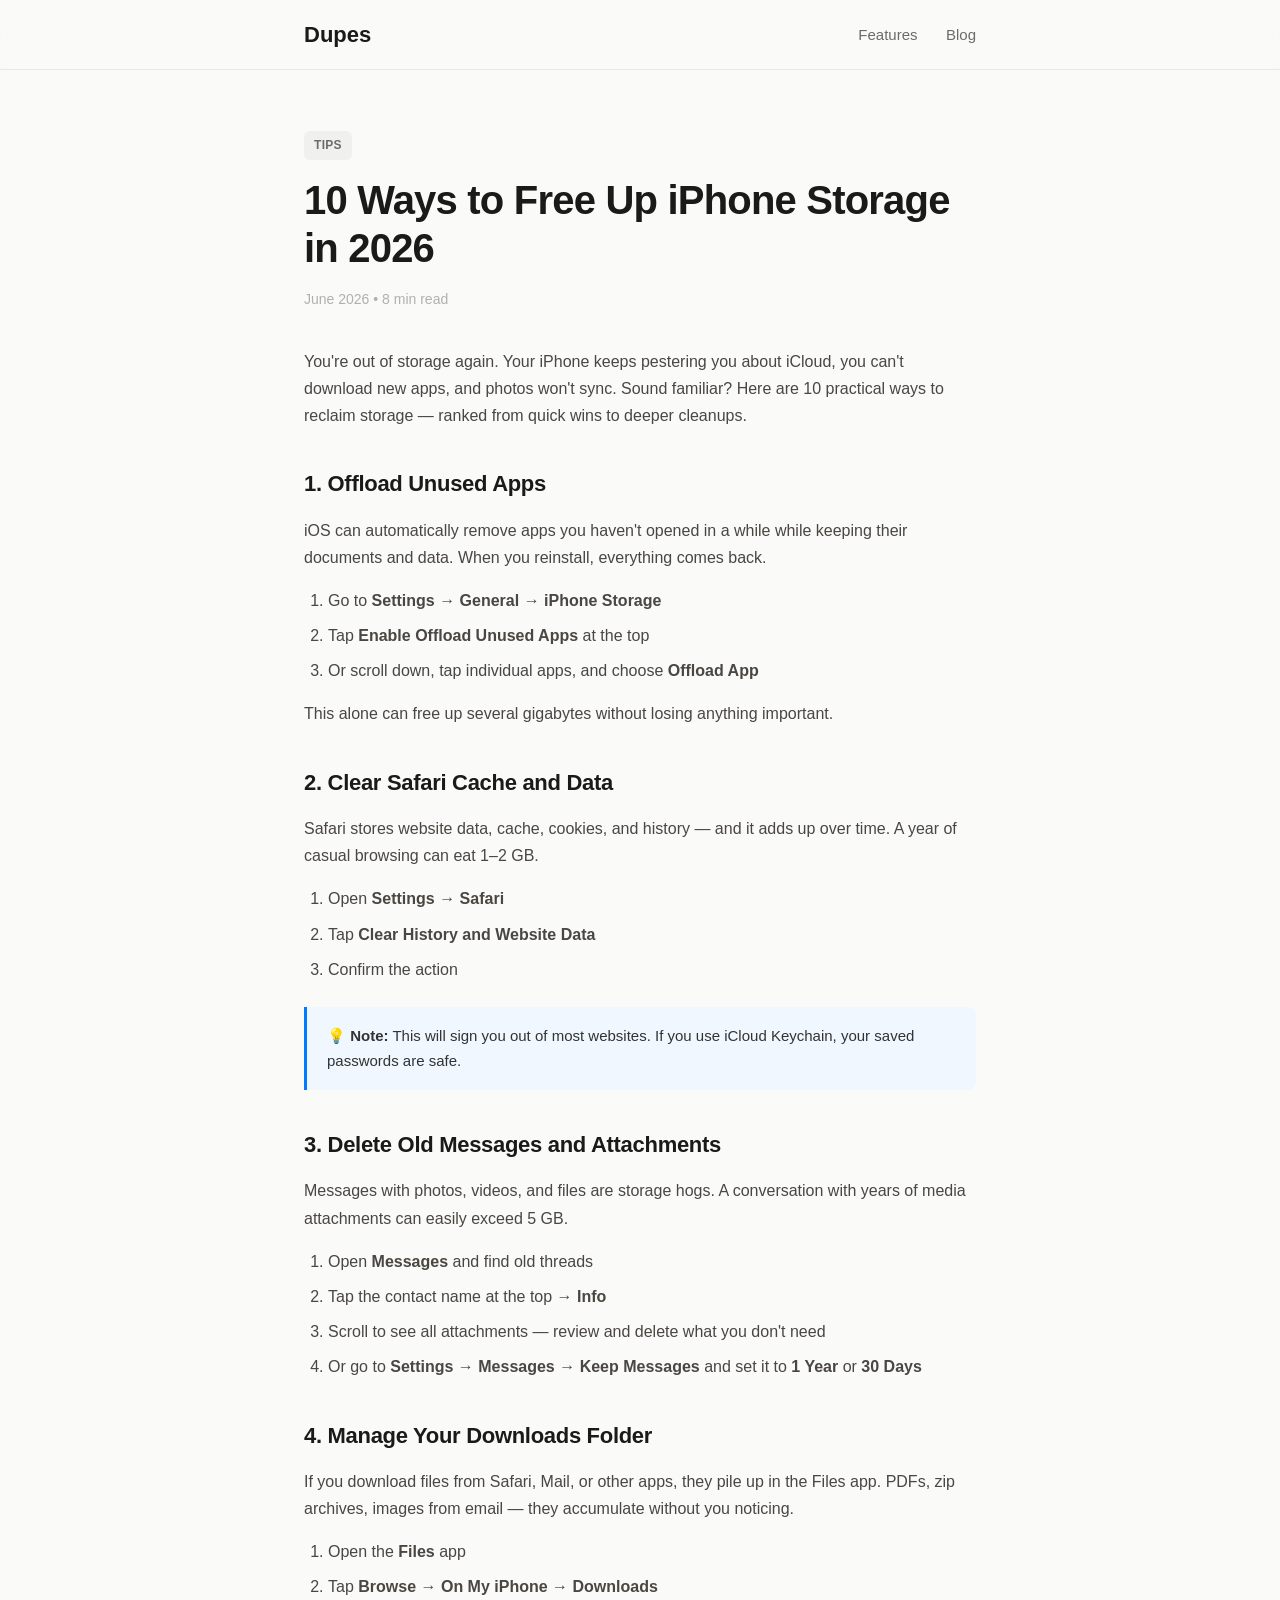
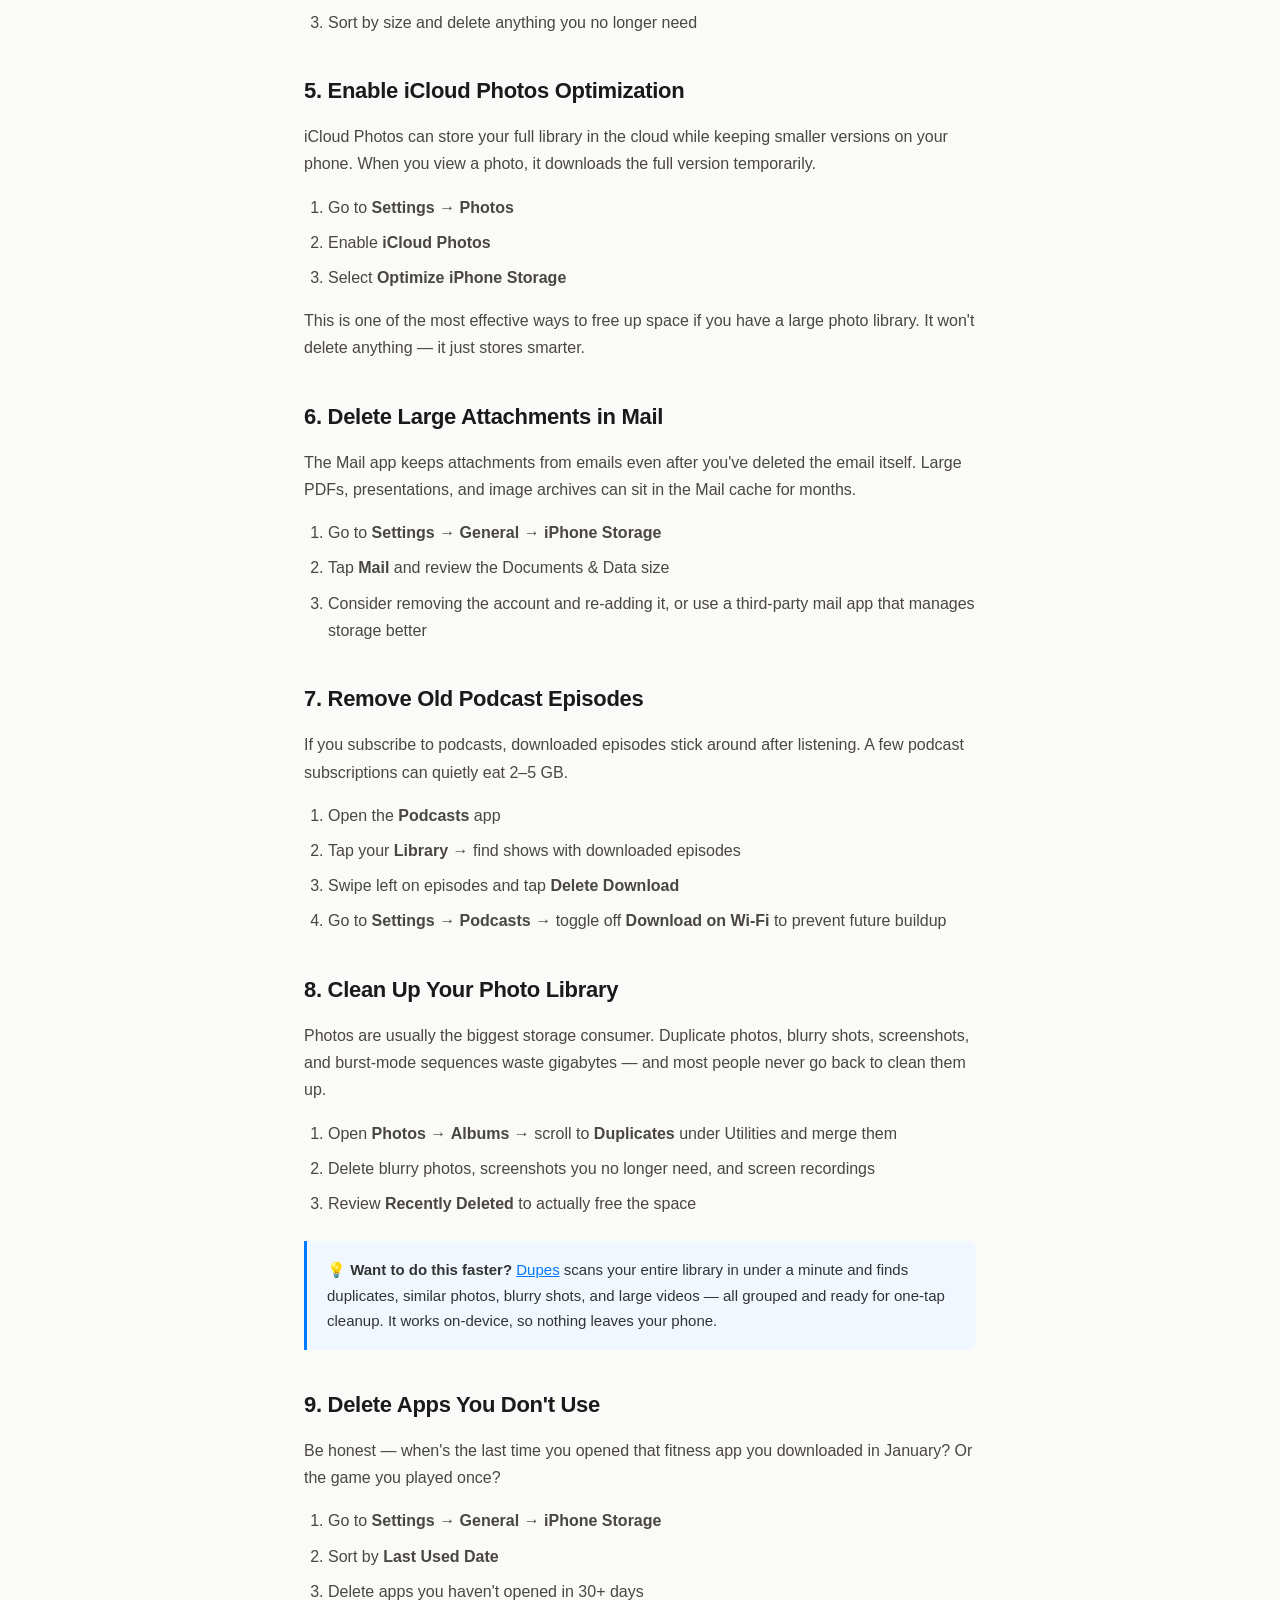
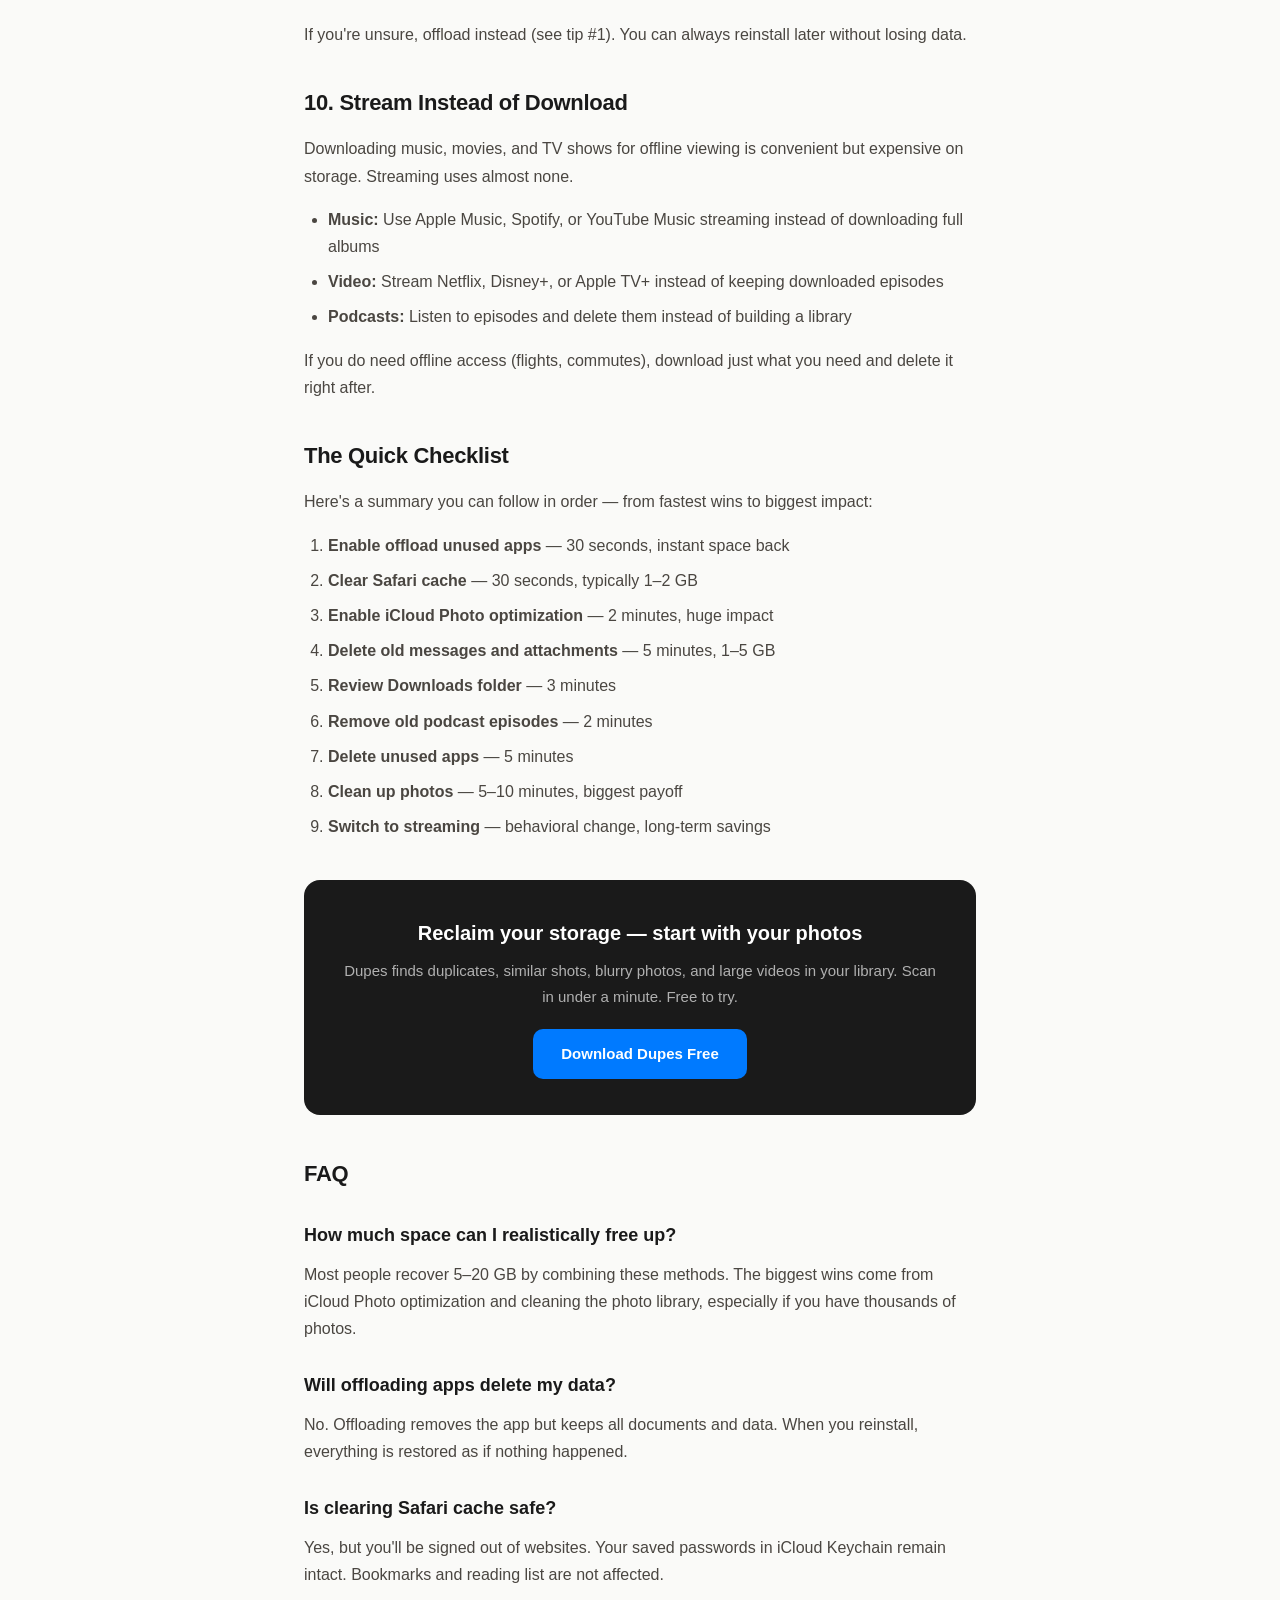
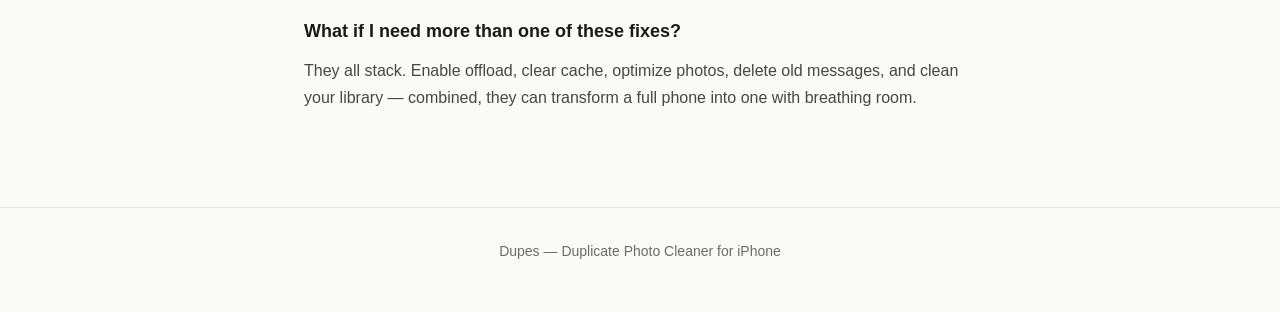
<file: blog/free-up-iphone-storage-2026.html>
<!DOCTYPE html>
<html lang="en">
<head>
    <meta charset="UTF-8">
    <meta name="viewport" content="width=device-width, initial-scale=1.0">
    <title>10 Ways to Free Up iPhone Storage in 2026 — Practical Tips</title>
    <meta name="description" content="Running out of iPhone storage? Here are 10 proven ways to free up space in 2026 — from offloading apps to cleaning your photo library. Reclaim gigabytes today.">
    <link rel="canonical" href="https://xiaohao7023.github.io/dupes-seo/blog/free-up-iphone-storage-2026.html">
    <style>
        * { margin: 0; padding: 0; box-sizing: border-box; }
        body { font-family: -apple-system, BlinkMacSystemFont, 'SF Pro Text', 'Helvetica Neue', Arial, sans-serif; background: #FAFAF8; color: #1A1A1A; line-height: 1.7; -webkit-font-smoothing: antialiased; }
        nav { position: sticky; top: 0; z-index: 100; background: rgba(250,250,248,0.85); backdrop-filter: blur(20px); -webkit-backdrop-filter: blur(20px); border-bottom: 1px solid #E8E8E6; padding: 16px 0; }
        nav .container { max-width: 720px; margin: 0 auto; padding: 0 24px; display: flex; justify-content: space-between; align-items: center; }
        .logo { font-size: 22px; font-weight: 700; color: #1A1A1A; text-decoration: none; }
        .nav-links a { color: #6B6B6B; text-decoration: none; font-size: 15px; font-weight: 500; margin-left: 24px; }
        .nav-links a:hover { color: #1A1A1A; }
        article { max-width: 720px; margin: 0 auto; padding: 60px 24px 80px; }
        .blog-tag { display: inline-block; background: #F0F0EE; color: #6B6B6B; font-size: 12px; font-weight: 600; padding: 4px 10px; border-radius: 6px; margin-bottom: 16px; letter-spacing: 0.3px; }
        h1 { font-size: clamp(28px, 5vw, 40px); font-weight: 700; line-height: 1.2; letter-spacing: -0.8px; margin-bottom: 16px; }
        .meta { font-size: 14px; color: #B0B0B0; margin-bottom: 36px; }
        h2 { font-size: 22px; font-weight: 600; margin: 36px 0 14px; letter-spacing: -0.3px; }
        h3 { font-size: 18px; font-weight: 600; margin: 28px 0 10px; }
        p { font-size: 16px; color: #4A4641; margin-bottom: 16px; }
        ol, ul { padding-left: 24px; margin-bottom: 16px; }
        li { font-size: 16px; color: #4A4641; margin-bottom: 8px; }
        .tip-box { background: #F0F7FF; border-left: 3px solid #007AFF; padding: 16px 20px; border-radius: 0 8px 8px 0; margin: 24px 0; }
        .tip-box p { margin: 0; font-size: 15px; color: #333; }
        .cta-box { background: #1A1A1A; color: #fff; border-radius: 16px; padding: 36px; text-align: center; margin: 40px 0; }
        .cta-box h3 { color: #fff; margin: 0 0 8px; font-size: 20px; }
        .cta-box p { color: #B0B0B0; margin: 0 0 20px; font-size: 15px; }
        .cta-box a { display: inline-block; background: #007AFF; color: #fff; padding: 12px 28px; border-radius: 10px; text-decoration: none; font-weight: 600; font-size: 15px; }
        footer { border-top: 1px solid #E8E8E6; padding: 32px 0; text-align: center; }
        footer p { font-size: 14px; color: #6B6B6B; }
        footer a { color: #6B6B6B; text-decoration: none; }
    </style>
</head>
<body>
    <nav>
        <div class="container">
            <a href="../" class="logo">Dupes</a>
            <div class="nav-links">
                <a href="../#features">Features</a>
                <a href="../">Blog</a>
            </div>
        </div>
    </nav>
    <article>
        <div class="blog-tag">TIPS</div>
        <h1>10 Ways to Free Up iPhone Storage in 2026</h1>
        <div class="meta">June 2026 • 8 min read</div>

        <p>You're out of storage again. Your iPhone keeps pestering you about iCloud, you can't download new apps, and photos won't sync. Sound familiar? Here are 10 practical ways to reclaim storage — ranked from quick wins to deeper cleanups.</p>

        <h2>1. Offload Unused Apps</h2>
        <p>iOS can automatically remove apps you haven't opened in a while while keeping their documents and data. When you reinstall, everything comes back.</p>
        <ol>
            <li>Go to <strong>Settings</strong> → <strong>General</strong> → <strong>iPhone Storage</strong></li>
            <li>Tap <strong>Enable Offload Unused Apps</strong> at the top</li>
            <li>Or scroll down, tap individual apps, and choose <strong>Offload App</strong></li>
        </ol>
        <p>This alone can free up several gigabytes without losing anything important.</p>

        <h2>2. Clear Safari Cache and Data</h2>
        <p>Safari stores website data, cache, cookies, and history — and it adds up over time. A year of casual browsing can eat 1–2 GB.</p>
        <ol>
            <li>Open <strong>Settings</strong> → <strong>Safari</strong></li>
            <li>Tap <strong>Clear History and Website Data</strong></li>
            <li>Confirm the action</li>
        </ol>
        <div class="tip-box">
            <p><strong>💡 Note:</strong> This will sign you out of most websites. If you use iCloud Keychain, your saved passwords are safe.</p>
        </div>

        <h2>3. Delete Old Messages and Attachments</h2>
        <p>Messages with photos, videos, and files are storage hogs. A conversation with years of media attachments can easily exceed 5 GB.</p>
        <ol>
            <li>Open <strong>Messages</strong> and find old threads</li>
            <li>Tap the contact name at the top → <strong>Info</strong></li>
            <li>Scroll to see all attachments — review and delete what you don't need</li>
            <li>Or go to <strong>Settings</strong> → <strong>Messages</strong> → <strong>Keep Messages</strong> and set it to <strong>1 Year</strong> or <strong>30 Days</strong></li>
        </ol>

        <h2>4. Manage Your Downloads Folder</h2>
        <p>If you download files from Safari, Mail, or other apps, they pile up in the Files app. PDFs, zip archives, images from email — they accumulate without you noticing.</p>
        <ol>
            <li>Open the <strong>Files</strong> app</li>
            <li>Tap <strong>Browse</strong> → <strong>On My iPhone</strong> → <strong>Downloads</strong></li>
            <li>Sort by size and delete anything you no longer need</li>
        </ol>

        <h2>5. Enable iCloud Photos Optimization</h2>
        <p>iCloud Photos can store your full library in the cloud while keeping smaller versions on your phone. When you view a photo, it downloads the full version temporarily.</p>
        <ol>
            <li>Go to <strong>Settings</strong> → <strong>Photos</strong></li>
            <li>Enable <strong>iCloud Photos</strong></li>
            <li>Select <strong>Optimize iPhone Storage</strong></li>
        </ol>
        <p>This is one of the most effective ways to free up space if you have a large photo library. It won't delete anything — it just stores smarter.</p>

        <h2>6. Delete Large Attachments in Mail</h2>
        <p>The Mail app keeps attachments from emails even after you've deleted the email itself. Large PDFs, presentations, and image archives can sit in the Mail cache for months.</p>
        <ol>
            <li>Go to <strong>Settings</strong> → <strong>General</strong> → <strong>iPhone Storage</strong></li>
            <li>Tap <strong>Mail</strong> and review the Documents & Data size</li>
            <li>Consider removing the account and re-adding it, or use a third-party mail app that manages storage better</li>
        </ol>

        <h2>7. Remove Old Podcast Episodes</h2>
        <p>If you subscribe to podcasts, downloaded episodes stick around after listening. A few podcast subscriptions can quietly eat 2–5 GB.</p>
        <ol>
            <li>Open the <strong>Podcasts</strong> app</li>
            <li>Tap your <strong>Library</strong> → find shows with downloaded episodes</li>
            <li>Swipe left on episodes and tap <strong>Delete Download</strong></li>
            <li>Go to <strong>Settings</strong> → <strong>Podcasts</strong> → toggle off <strong>Download on Wi-Fi</strong> to prevent future buildup</li>
        </ol>

        <h2>8. Clean Up Your Photo Library</h2>
        <p>Photos are usually the biggest storage consumer. Duplicate photos, blurry shots, screenshots, and burst-mode sequences waste gigabytes — and most people never go back to clean them up.</p>
        <ol>
            <li>Open <strong>Photos</strong> → <strong>Albums</strong> → scroll to <strong>Duplicates</strong> under Utilities and merge them</li>
            <li>Delete blurry photos, screenshots you no longer need, and screen recordings</li>
            <li>Review <strong>Recently Deleted</strong> to actually free the space</li>
        </ol>

        <div class="tip-box">
            <p><strong>💡 Want to do this faster?</strong> <a href="https://apps.apple.com/app/id6768160754" style="color:#007AFF;">Dupes</a> scans your entire library in under a minute and finds duplicates, similar photos, blurry shots, and large videos — all grouped and ready for one-tap cleanup. It works on-device, so nothing leaves your phone.</p>
        </div>

        <h2>9. Delete Apps You Don't Use</h2>
        <p>Be honest — when's the last time you opened that fitness app you downloaded in January? Or the game you played once?</p>
        <ol>
            <li>Go to <strong>Settings</strong> → <strong>General</strong> → <strong>iPhone Storage</strong></li>
            <li>Sort by <strong>Last Used Date</strong></li>
            <li>Delete apps you haven't opened in 30+ days</li>
        </ol>
        <p>If you're unsure, offload instead (see tip #1). You can always reinstall later without losing data.</p>

        <h2>10. Stream Instead of Download</h2>
        <p>Downloading music, movies, and TV shows for offline viewing is convenient but expensive on storage. Streaming uses almost none.</p>
        <ul>
            <li><strong>Music:</strong> Use Apple Music, Spotify, or YouTube Music streaming instead of downloading full albums</li>
            <li><strong>Video:</strong> Stream Netflix, Disney+, or Apple TV+ instead of keeping downloaded episodes</li>
            <li><strong>Podcasts:</strong> Listen to episodes and delete them instead of building a library</li>
        </ul>
        <p>If you do need offline access (flights, commutes), download just what you need and delete it right after.</p>

        <h2>The Quick Checklist</h2>
        <p>Here's a summary you can follow in order — from fastest wins to biggest impact:</p>
        <ol>
            <li><strong>Enable offload unused apps</strong> — 30 seconds, instant space back</li>
            <li><strong>Clear Safari cache</strong> — 30 seconds, typically 1–2 GB</li>
            <li><strong>Enable iCloud Photo optimization</strong> — 2 minutes, huge impact</li>
            <li><strong>Delete old messages and attachments</strong> — 5 minutes, 1–5 GB</li>
            <li><strong>Review Downloads folder</strong> — 3 minutes</li>
            <li><strong>Remove old podcast episodes</strong> — 2 minutes</li>
            <li><strong>Delete unused apps</strong> — 5 minutes</li>
            <li><strong>Clean up photos</strong> — 5–10 minutes, biggest payoff</li>
            <li><strong>Switch to streaming</strong> — behavioral change, long-term savings</li>
        </ol>

        <div class="cta-box">
            <h3>Reclaim your storage — start with your photos</h3>
            <p>Dupes finds duplicates, similar shots, blurry photos, and large videos in your library. Scan in under a minute. Free to try.</p>
            <a href="https://apps.apple.com/app/id6768160754">Download Dupes Free</a>
        </div>

        <h2>FAQ</h2>
        <h3>How much space can I realistically free up?</h3>
        <p>Most people recover 5–20 GB by combining these methods. The biggest wins come from iCloud Photo optimization and cleaning the photo library, especially if you have thousands of photos.</p>

        <h3>Will offloading apps delete my data?</h3>
        <p>No. Offloading removes the app but keeps all documents and data. When you reinstall, everything is restored as if nothing happened.</p>

        <h3>Is clearing Safari cache safe?</h3>
        <p>Yes, but you'll be signed out of websites. Your saved passwords in iCloud Keychain remain intact. Bookmarks and reading list are not affected.</p>

        <h3>What if I need more than one of these fixes?</h3>
        <p>They all stack. Enable offload, clear cache, optimize photos, delete old messages, and clean your library — combined, they can transform a full phone into one with breathing room.</p>
    </article>
    <footer><p><a href="../">Dupes</a> — Duplicate Photo Cleaner for iPhone</p></footer>
</body>
</html>
</file>
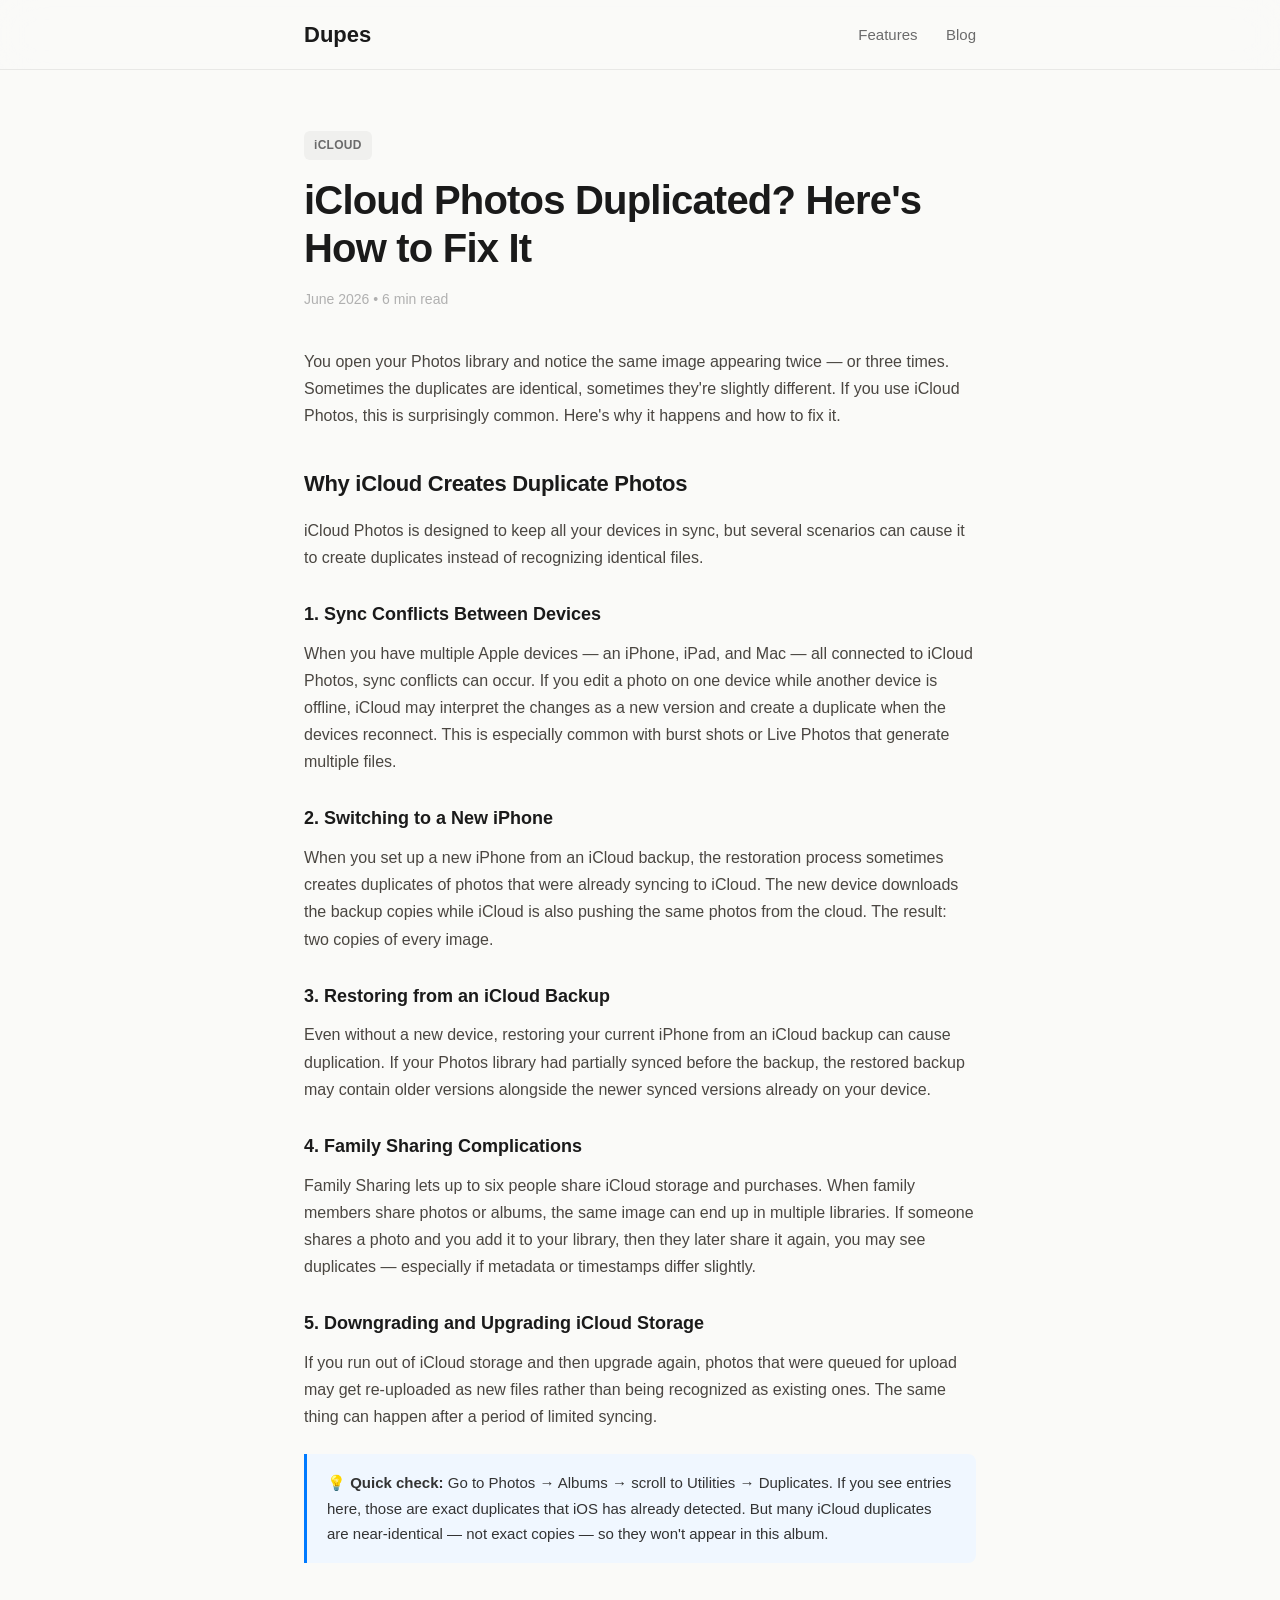
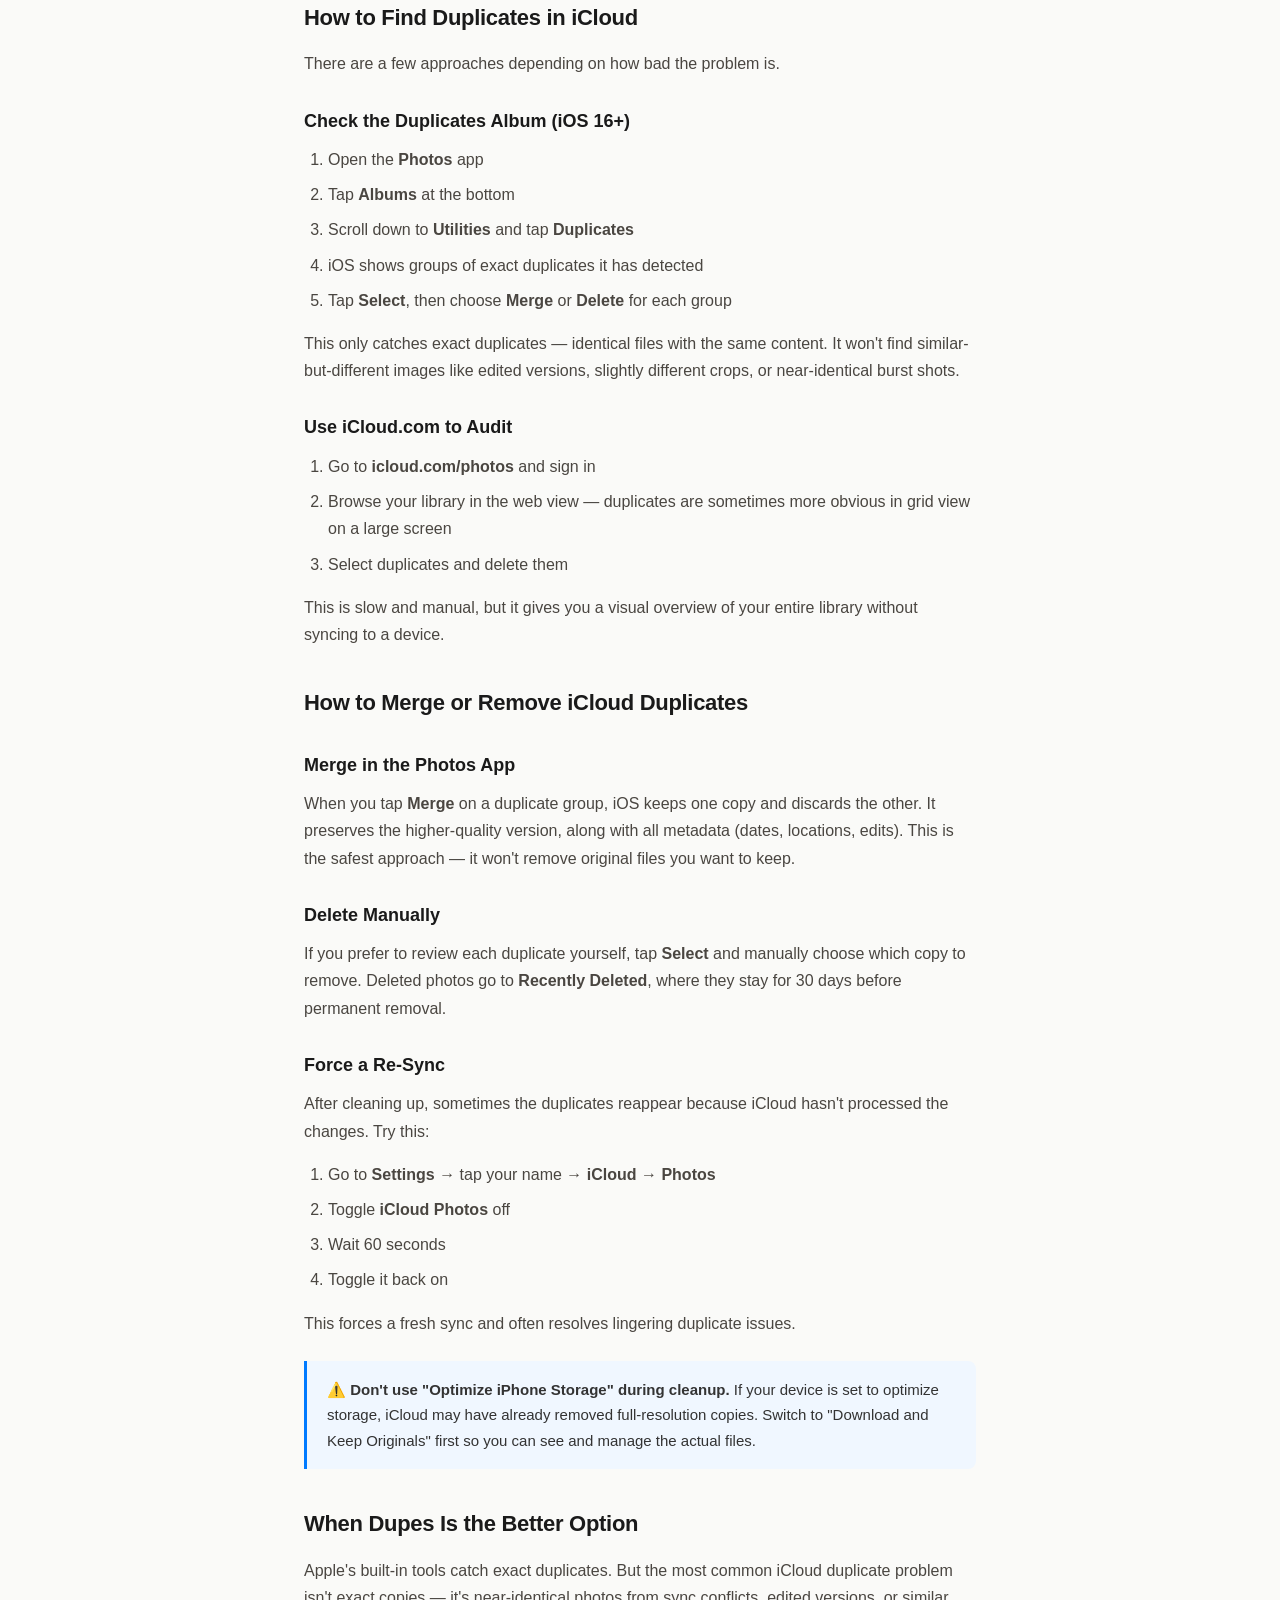
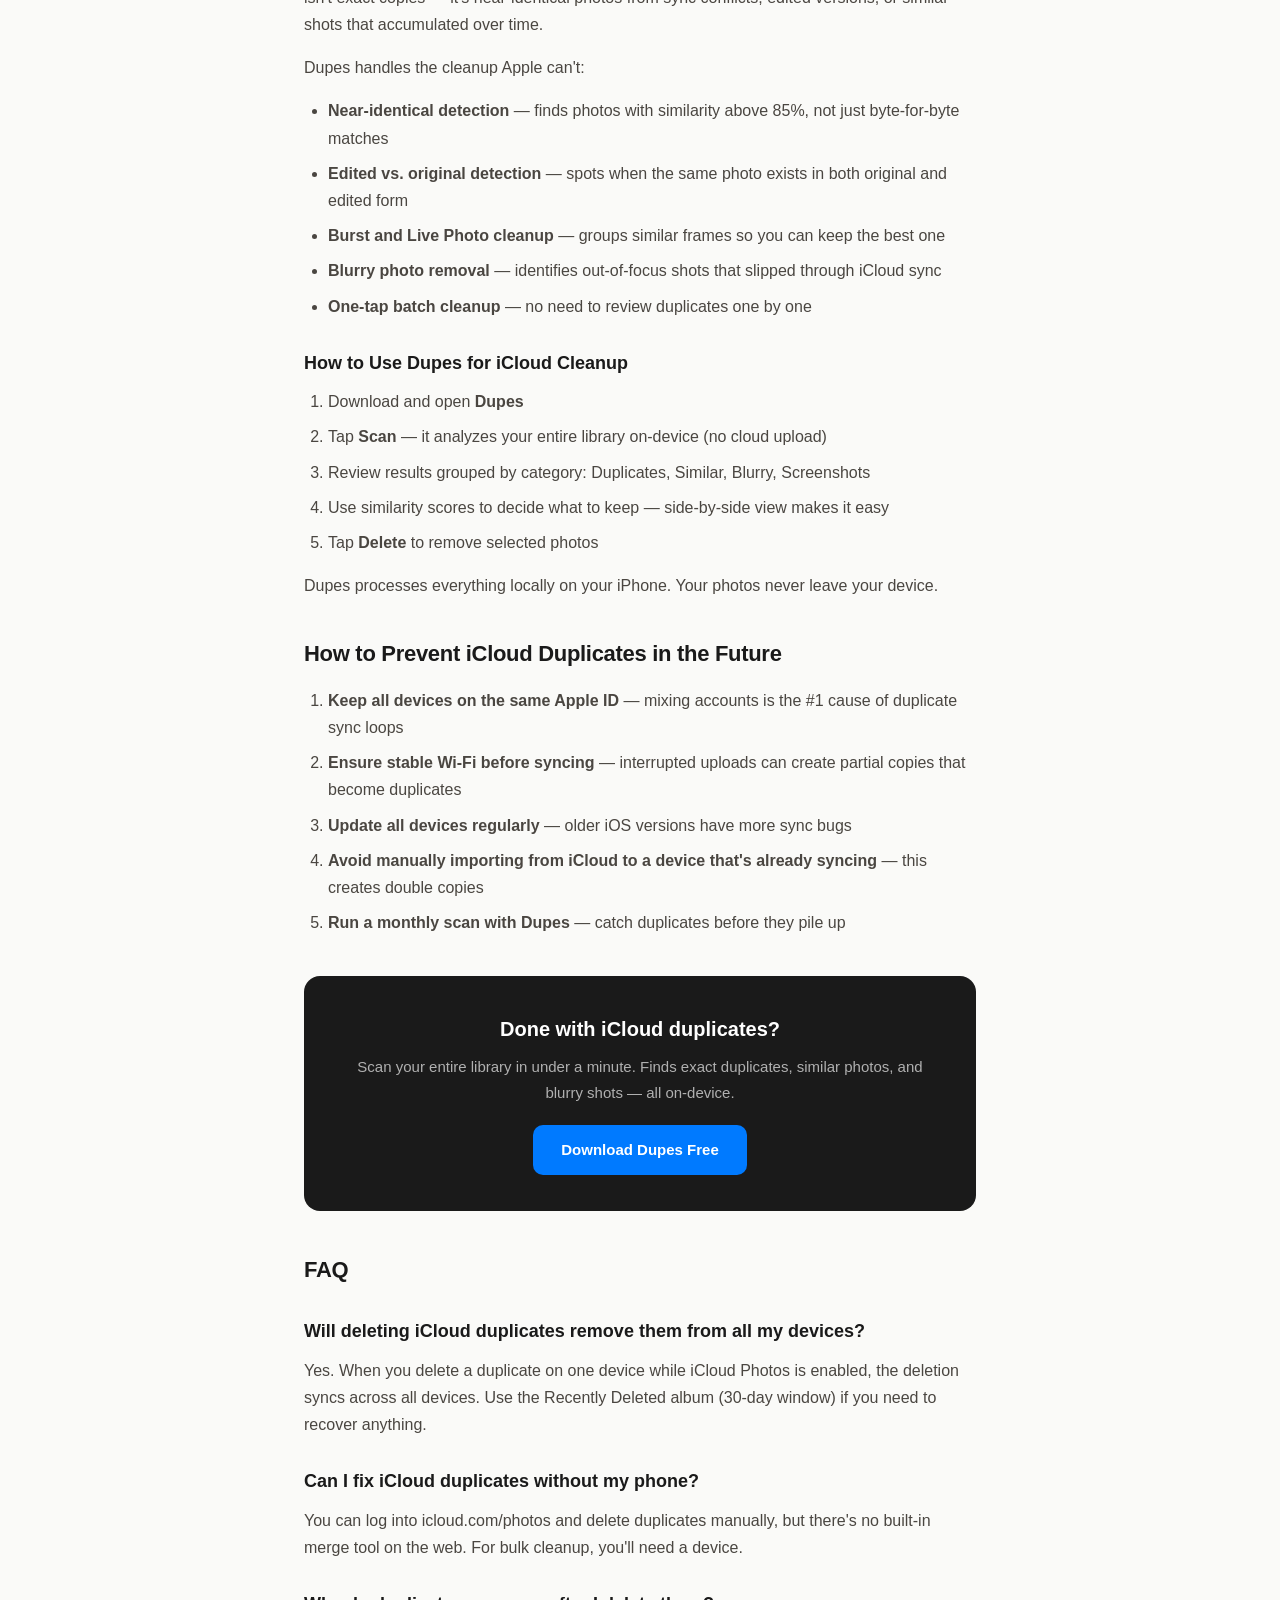
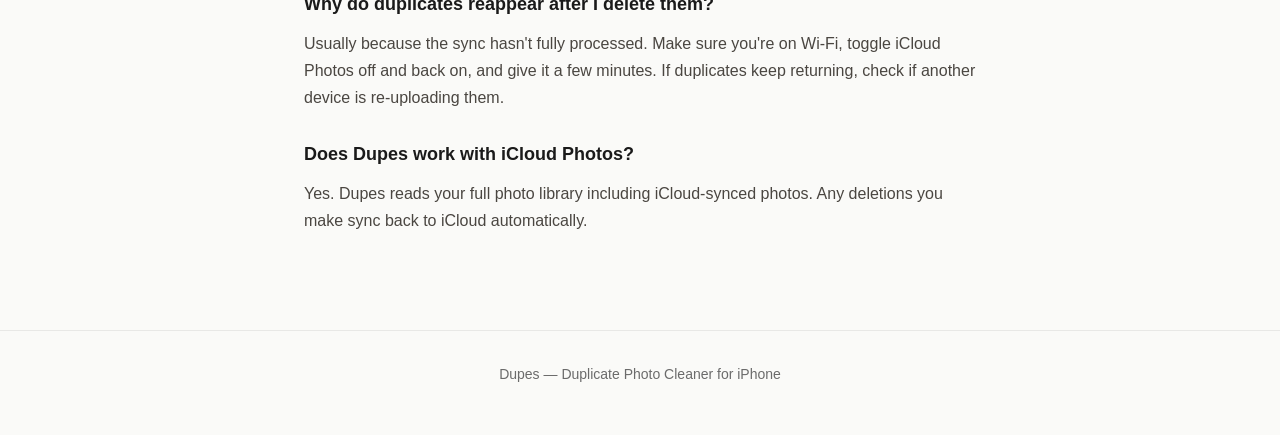
<file: blog/icloud-duplicate-photos.html>
<!DOCTYPE html>
<html lang="en">
<head>
    <meta charset="UTF-8">
    <meta name="viewport" content="width=device-width, initial-scale=1.0">
    <title>iCloud Photos Duplicated? Here's How to Fix It</title>
    <meta name="description" content="iCloud Photos keeps creating duplicate images? Learn why duplicates appear after sync conflicts, device migration, and backups — and how to clean them up for good.">
    <link rel="canonical" href="https://xiaohao7023.github.io/dupes-seo/blog/icloud-duplicate-photos.html">
    <style>
        * { margin: 0; padding: 0; box-sizing: border-box; }
        body { font-family: -apple-system, BlinkMacSystemFont, 'SF Pro Text', 'Helvetica Neue', Arial, sans-serif; background: #FAFAF8; color: #1A1A1A; line-height: 1.7; -webkit-font-smoothing: antialiased; }
        nav { position: sticky; top: 0; z-index: 100; background: rgba(250,250,248,0.85); backdrop-filter: blur(20px); -webkit-backdrop-filter: blur(20px); border-bottom: 1px solid #E8E8E6; padding: 16px 0; }
        nav .container { max-width: 720px; margin: 0 auto; padding: 0 24px; display: flex; justify-content: space-between; align-items: center; }
        .logo { font-size: 22px; font-weight: 700; color: #1A1A1A; text-decoration: none; }
        .nav-links a { color: #6B6B6B; text-decoration: none; font-size: 15px; font-weight: 500; margin-left: 24px; }
        .nav-links a:hover { color: #1A1A1A; }
        article { max-width: 720px; margin: 0 auto; padding: 60px 24px 80px; }
        .blog-tag { display: inline-block; background: #F0F0EE; color: #6B6B6B; font-size: 12px; font-weight: 600; padding: 4px 10px; border-radius: 6px; margin-bottom: 16px; letter-spacing: 0.3px; }
        h1 { font-size: clamp(28px, 5vw, 40px); font-weight: 700; line-height: 1.2; letter-spacing: -0.8px; margin-bottom: 16px; }
        .meta { font-size: 14px; color: #B0B0B0; margin-bottom: 36px; }
        h2 { font-size: 22px; font-weight: 600; margin: 36px 0 14px; letter-spacing: -0.3px; }
        h3 { font-size: 18px; font-weight: 600; margin: 28px 0 10px; }
        p { font-size: 16px; color: #4A4641; margin-bottom: 16px; }
        ol, ul { padding-left: 24px; margin-bottom: 16px; }
        li { font-size: 16px; color: #4A4641; margin-bottom: 8px; }
        .tip-box { background: #F0F7FF; border-left: 3px solid #007AFF; padding: 16px 20px; border-radius: 0 8px 8px 0; margin: 24px 0; }
        .tip-box p { margin: 0; font-size: 15px; color: #333; }
        .cta-box { background: #1A1A1A; color: #fff; border-radius: 16px; padding: 36px; text-align: center; margin: 40px 0; }
        .cta-box h3 { color: #fff; margin: 0 0 8px; font-size: 20px; }
        .cta-box p { color: #B0B0B0; margin: 0 0 20px; font-size: 15px; }
        .cta-box a { display: inline-block; background: #007AFF; color: #fff; padding: 12px 28px; border-radius: 10px; text-decoration: none; font-weight: 600; font-size: 15px; }
        footer { border-top: 1px solid #E8E8E6; padding: 32px 0; text-align: center; }
        footer p { font-size: 14px; color: #6B6B6B; }
        footer a { color: #6B6B6B; text-decoration: none; }
    </style>
</head>
<body>
    <nav>
        <div class="container">
            <a href="../" class="logo">Dupes</a>
            <div class="nav-links">
                <a href="../#features">Features</a>
                <a href="../">Blog</a>
            </div>
        </div>
    </nav>
    <article>
        <div class="blog-tag">iCLOUD</div>
        <h1>iCloud Photos Duplicated? Here's How to Fix It</h1>
        <div class="meta">June 2026 • 6 min read</div>

        <p>You open your Photos library and notice the same image appearing twice — or three times. Sometimes the duplicates are identical, sometimes they're slightly different. If you use iCloud Photos, this is surprisingly common. Here's why it happens and how to fix it.</p>

        <h2>Why iCloud Creates Duplicate Photos</h2>
        <p>iCloud Photos is designed to keep all your devices in sync, but several scenarios can cause it to create duplicates instead of recognizing identical files.</p>

        <h3>1. Sync Conflicts Between Devices</h3>
        <p>When you have multiple Apple devices — an iPhone, iPad, and Mac — all connected to iCloud Photos, sync conflicts can occur. If you edit a photo on one device while another device is offline, iCloud may interpret the changes as a new version and create a duplicate when the devices reconnect. This is especially common with burst shots or Live Photos that generate multiple files.</p>

        <h3>2. Switching to a New iPhone</h3>
        <p>When you set up a new iPhone from an iCloud backup, the restoration process sometimes creates duplicates of photos that were already syncing to iCloud. The new device downloads the backup copies while iCloud is also pushing the same photos from the cloud. The result: two copies of every image.</p>

        <h3>3. Restoring from an iCloud Backup</h3>
        <p>Even without a new device, restoring your current iPhone from an iCloud backup can cause duplication. If your Photos library had partially synced before the backup, the restored backup may contain older versions alongside the newer synced versions already on your device.</p>

        <h3>4. Family Sharing Complications</h3>
        <p>Family Sharing lets up to six people share iCloud storage and purchases. When family members share photos or albums, the same image can end up in multiple libraries. If someone shares a photo and you add it to your library, then they later share it again, you may see duplicates — especially if metadata or timestamps differ slightly.</p>

        <h3>5. Downgrading and Upgrading iCloud Storage</h3>
        <p>If you run out of iCloud storage and then upgrade again, photos that were queued for upload may get re-uploaded as new files rather than being recognized as existing ones. The same thing can happen after a period of limited syncing.</p>

        <div class="tip-box">
            <p><strong>💡 Quick check:</strong> Go to Photos → Albums → scroll to Utilities → Duplicates. If you see entries here, those are exact duplicates that iOS has already detected. But many iCloud duplicates are near-identical — not exact copies — so they won't appear in this album.</p>
        </div>

        <h2>How to Find Duplicates in iCloud</h2>
        <p>There are a few approaches depending on how bad the problem is.</p>

        <h3>Check the Duplicates Album (iOS 16+)</h3>
        <ol>
            <li>Open the <strong>Photos</strong> app</li>
            <li>Tap <strong>Albums</strong> at the bottom</li>
            <li>Scroll down to <strong>Utilities</strong> and tap <strong>Duplicates</strong></li>
            <li>iOS shows groups of exact duplicates it has detected</li>
            <li>Tap <strong>Select</strong>, then choose <strong>Merge</strong> or <strong>Delete</strong> for each group</li>
        </ol>

        <p>This only catches exact duplicates — identical files with the same content. It won't find similar-but-different images like edited versions, slightly different crops, or near-identical burst shots.</p>

        <h3>Use iCloud.com to Audit</h3>
        <ol>
            <li>Go to <strong>icloud.com/photos</strong> and sign in</li>
            <li>Browse your library in the web view — duplicates are sometimes more obvious in grid view on a large screen</li>
            <li>Select duplicates and delete them</li>
        </ol>
        <p>This is slow and manual, but it gives you a visual overview of your entire library without syncing to a device.</p>

        <h2>How to Merge or Remove iCloud Duplicates</h2>

        <h3>Merge in the Photos App</h3>
        <p>When you tap <strong>Merge</strong> on a duplicate group, iOS keeps one copy and discards the other. It preserves the higher-quality version, along with all metadata (dates, locations, edits). This is the safest approach — it won't remove original files you want to keep.</p>

        <h3>Delete Manually</h3>
        <p>If you prefer to review each duplicate yourself, tap <strong>Select</strong> and manually choose which copy to remove. Deleted photos go to <strong>Recently Deleted</strong>, where they stay for 30 days before permanent removal.</p>

        <h3>Force a Re-Sync</h3>
        <p>After cleaning up, sometimes the duplicates reappear because iCloud hasn't processed the changes. Try this:</p>
        <ol>
            <li>Go to <strong>Settings</strong> → tap your name → <strong>iCloud</strong> → <strong>Photos</strong></li>
            <li>Toggle <strong>iCloud Photos</strong> off</li>
            <li>Wait 60 seconds</li>
            <li>Toggle it back on</li>
        </ol>
        <p>This forces a fresh sync and often resolves lingering duplicate issues.</p>

        <div class="tip-box">
            <p><strong>⚠️ Don't use "Optimize iPhone Storage" during cleanup.</strong> If your device is set to optimize storage, iCloud may have already removed full-resolution copies. Switch to "Download and Keep Originals" first so you can see and manage the actual files.</p>
        </div>

        <h2>When Dupes Is the Better Option</h2>
        <p>Apple's built-in tools catch exact duplicates. But the most common iCloud duplicate problem isn't exact copies — it's near-identical photos from sync conflicts, edited versions, or similar shots that accumulated over time.</p>
        <p>Dupes handles the cleanup Apple can't:</p>
        <ul>
            <li><strong>Near-identical detection</strong> — finds photos with similarity above 85%, not just byte-for-byte matches</li>
            <li><strong>Edited vs. original detection</strong> — spots when the same photo exists in both original and edited form</li>
            <li><strong>Burst and Live Photo cleanup</strong> — groups similar frames so you can keep the best one</li>
            <li><strong>Blurry photo removal</strong> — identifies out-of-focus shots that slipped through iCloud sync</li>
            <li><strong>One-tap batch cleanup</strong> — no need to review duplicates one by one</li>
        </ul>

        <h3>How to Use Dupes for iCloud Cleanup</h3>
        <ol>
            <li>Download and open <strong>Dupes</strong></li>
            <li>Tap <strong>Scan</strong> — it analyzes your entire library on-device (no cloud upload)</li>
            <li>Review results grouped by category: Duplicates, Similar, Blurry, Screenshots</li>
            <li>Use similarity scores to decide what to keep — side-by-side view makes it easy</li>
            <li>Tap <strong>Delete</strong> to remove selected photos</li>
        </ol>
        <p>Dupes processes everything locally on your iPhone. Your photos never leave your device.</p>

        <h2>How to Prevent iCloud Duplicates in the Future</h2>
        <ol>
            <li><strong>Keep all devices on the same Apple ID</strong> — mixing accounts is the #1 cause of duplicate sync loops</li>
            <li><strong>Ensure stable Wi-Fi before syncing</strong> — interrupted uploads can create partial copies that become duplicates</li>
            <li><strong>Update all devices regularly</strong> — older iOS versions have more sync bugs</li>
            <li><strong>Avoid manually importing from iCloud to a device that's already syncing</strong> — this creates double copies</li>
            <li><strong>Run a monthly scan with Dupes</strong> — catch duplicates before they pile up</li>
        </ol>

        <div class="cta-box">
            <h3>Done with iCloud duplicates?</h3>
            <p>Scan your entire library in under a minute. Finds exact duplicates, similar photos, and blurry shots — all on-device.</p>
            <a href="https://apps.apple.com/app/id6768160754">Download Dupes Free</a>
        </div>

        <h2>FAQ</h2>

        <h3>Will deleting iCloud duplicates remove them from all my devices?</h3>
        <p>Yes. When you delete a duplicate on one device while iCloud Photos is enabled, the deletion syncs across all devices. Use the Recently Deleted album (30-day window) if you need to recover anything.</p>

        <h3>Can I fix iCloud duplicates without my phone?</h3>
        <p>You can log into icloud.com/photos and delete duplicates manually, but there's no built-in merge tool on the web. For bulk cleanup, you'll need a device.</p>

        <h3>Why do duplicates reappear after I delete them?</h3>
        <p>Usually because the sync hasn't fully processed. Make sure you're on Wi-Fi, toggle iCloud Photos off and back on, and give it a few minutes. If duplicates keep returning, check if another device is re-uploading them.</p>

        <h3>Does Dupes work with iCloud Photos?</h3>
        <p>Yes. Dupes reads your full photo library including iCloud-synced photos. Any deletions you make sync back to iCloud automatically.</p>
    </article>
    <footer><p><a href="../">Dupes</a> — Duplicate Photo Cleaner for iPhone</p></footer>
</body>
</html>
</file>
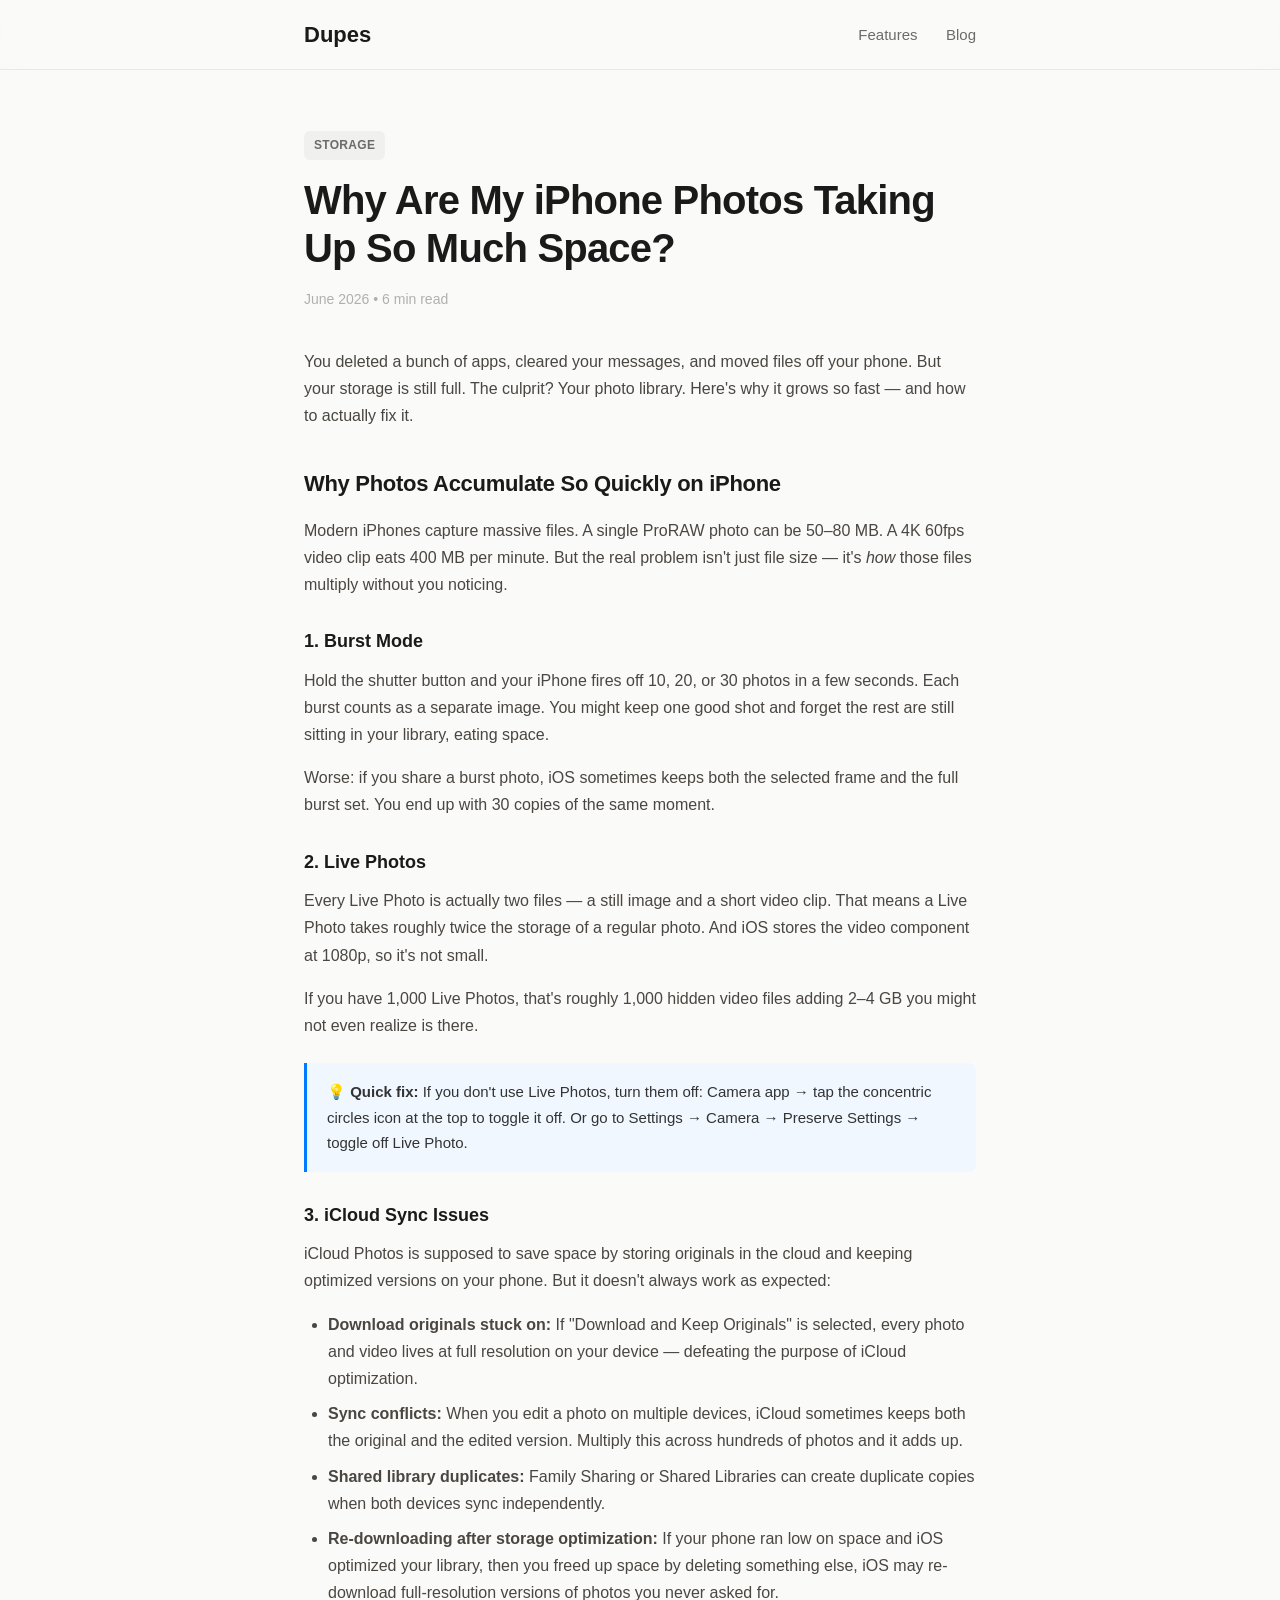
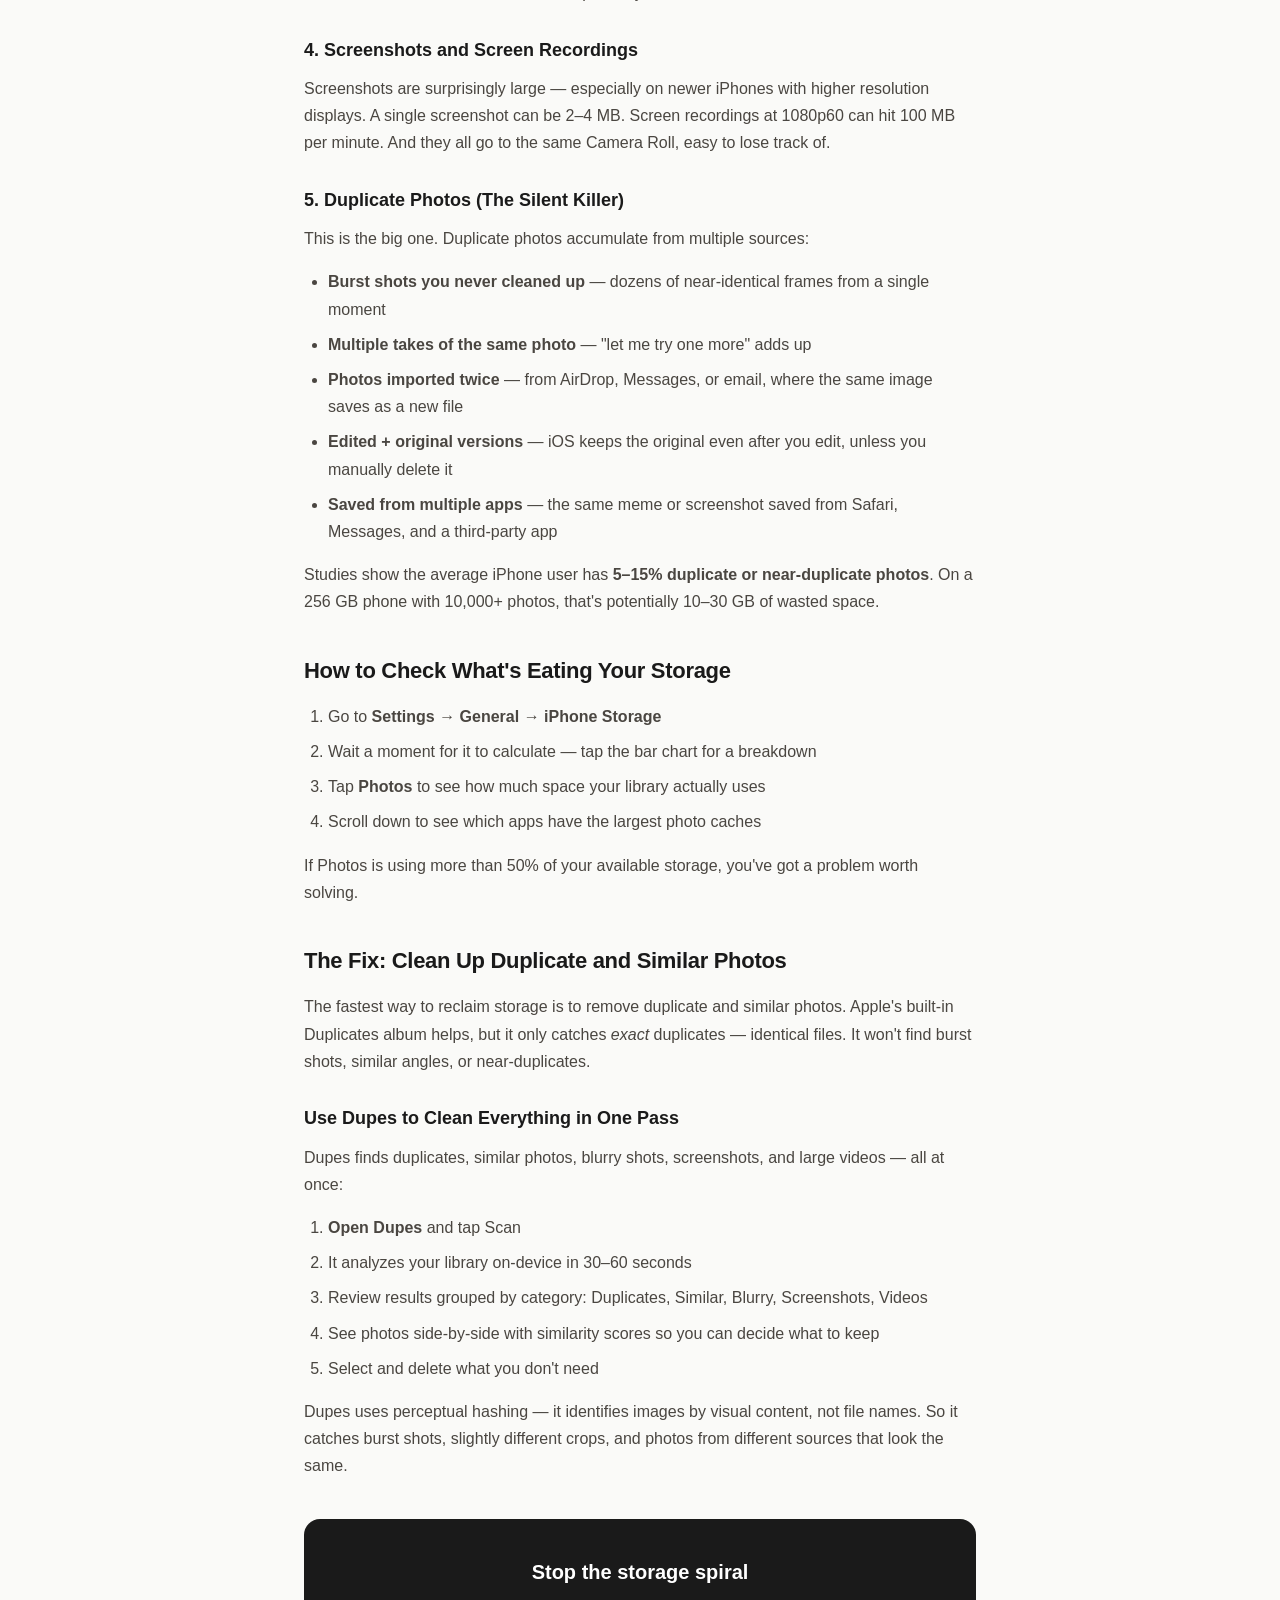
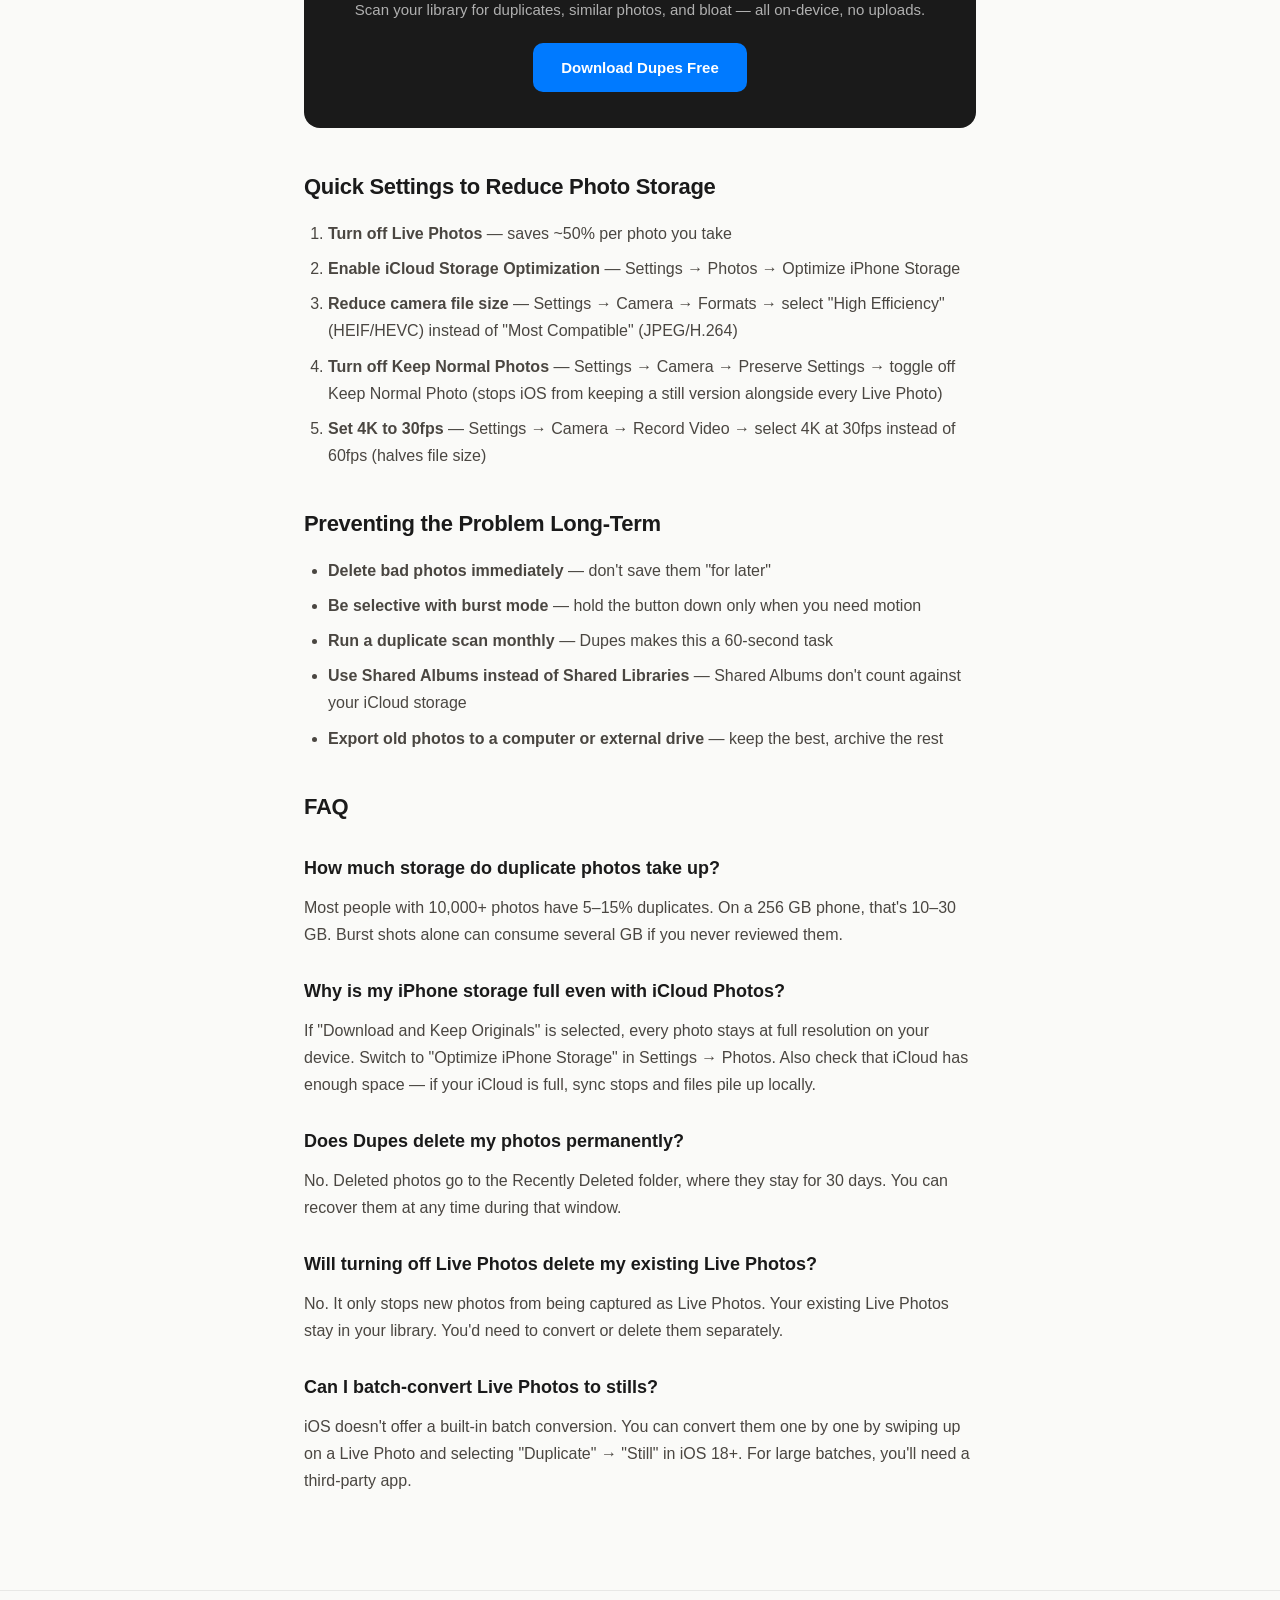
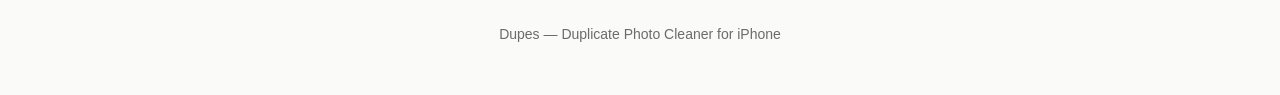
<file: blog/iphone-photos-taking-too-much-space.html>
<!DOCTYPE html>
<html lang="en">
<head>
    <meta charset="UTF-8">
    <meta name="viewport" content="width=device-width, initial-scale=1.0">
    <title>Why Are My iPhone Photos Taking Up So Much Space? — Causes & Fix</title>
    <meta name="description" content="Your iPhone photos are eating up all your storage. Here's why — burst mode, Live Photos, iCloud sync — and how duplicates make it worse. Fix it with Dupes.">
    <link rel="canonical" href="https://xiaohao7023.github.io/dupes-seo/blog/iphone-photos-taking-too-much-space.html">
    <style>
        * { margin: 0; padding: 0; box-sizing: border-box; }
        body { font-family: -apple-system, BlinkMacSystemFont, 'SF Pro Text', 'Helvetica Neue', Arial, sans-serif; background: #FAFAF8; color: #1A1A1A; line-height: 1.7; -webkit-font-smoothing: antialiased; }
        nav { position: sticky; top: 0; z-index: 100; background: rgba(250,250,248,0.85); backdrop-filter: blur(20px); -webkit-backdrop-filter: blur(20px); border-bottom: 1px solid #E8E8E6; padding: 16px 0; }
        nav .container { max-width: 720px; margin: 0 auto; padding: 0 24px; display: flex; justify-content: space-between; align-items: center; }
        .logo { font-size: 22px; font-weight: 700; color: #1A1A1A; text-decoration: none; }
        .nav-links a { color: #6B6B6B; text-decoration: none; font-size: 15px; font-weight: 500; margin-left: 24px; }
        .nav-links a:hover { color: #1A1A1A; }
        article { max-width: 720px; margin: 0 auto; padding: 60px 24px 80px; }
        .blog-tag { display: inline-block; background: #F0F0EE; color: #6B6B6B; font-size: 12px; font-weight: 600; padding: 4px 10px; border-radius: 6px; margin-bottom: 16px; letter-spacing: 0.3px; }
        h1 { font-size: clamp(28px, 5vw, 40px); font-weight: 700; line-height: 1.2; letter-spacing: -0.8px; margin-bottom: 16px; }
        .meta { font-size: 14px; color: #B0B0B0; margin-bottom: 36px; }
        h2 { font-size: 22px; font-weight: 600; margin: 36px 0 14px; letter-spacing: -0.3px; }
        h3 { font-size: 18px; font-weight: 600; margin: 28px 0 10px; }
        p { font-size: 16px; color: #4A4641; margin-bottom: 16px; }
        ol, ul { padding-left: 24px; margin-bottom: 16px; }
        li { font-size: 16px; color: #4A4641; margin-bottom: 8px; }
        .tip-box { background: #F0F7FF; border-left: 3px solid #007AFF; padding: 16px 20px; border-radius: 0 8px 8px 0; margin: 24px 0; }
        .tip-box p { margin: 0; font-size: 15px; color: #333; }
        .cta-box { background: #1A1A1A; color: #fff; border-radius: 16px; padding: 36px; text-align: center; margin: 40px 0; }
        .cta-box h3 { color: #fff; margin: 0 0 8px; font-size: 20px; }
        .cta-box p { color: #B0B0B0; margin: 0 0 20px; font-size: 15px; }
        .cta-box a { display: inline-block; background: #007AFF; color: #fff; padding: 12px 28px; border-radius: 10px; text-decoration: none; font-weight: 600; font-size: 15px; }
        footer { border-top: 1px solid #E8E8E6; padding: 32px 0; text-align: center; }
        footer p { font-size: 14px; color: #6B6B6B; }
        footer a { color: #6B6B6B; text-decoration: none; }
    </style>
</head>
<body>
    <nav>
        <div class="container">
            <a href="../" class="logo">Dupes</a>
            <div class="nav-links">
                <a href="../#features">Features</a>
                <a href="../">Blog</a>
            </div>
        </div>
    </nav>
    <article>
        <div class="blog-tag">STORAGE</div>
        <h1>Why Are My iPhone Photos Taking Up So Much Space?</h1>
        <div class="meta">June 2026 • 6 min read</div>

        <p>You deleted a bunch of apps, cleared your messages, and moved files off your phone. But your storage is still full. The culprit? Your photo library. Here's why it grows so fast — and how to actually fix it.</p>

        <h2>Why Photos Accumulate So Quickly on iPhone</h2>
        <p>Modern iPhones capture massive files. A single ProRAW photo can be 50–80 MB. A 4K 60fps video clip eats 400 MB per minute. But the real problem isn't just file size — it's <em>how</em> those files multiply without you noticing.</p>

        <h3>1. Burst Mode</h3>
        <p>Hold the shutter button and your iPhone fires off 10, 20, or 30 photos in a few seconds. Each burst counts as a separate image. You might keep one good shot and forget the rest are still sitting in your library, eating space.</p>
        <p>Worse: if you share a burst photo, iOS sometimes keeps both the selected frame and the full burst set. You end up with 30 copies of the same moment.</p>

        <h3>2. Live Photos</h3>
        <p>Every Live Photo is actually two files — a still image and a short video clip. That means a Live Photo takes roughly twice the storage of a regular photo. And iOS stores the video component at 1080p, so it's not small.</p>
        <p>If you have 1,000 Live Photos, that's roughly 1,000 hidden video files adding 2–4 GB you might not even realize is there.</p>

        <div class="tip-box">
            <p><strong>💡 Quick fix:</strong> If you don't use Live Photos, turn them off: Camera app → tap the concentric circles icon at the top to toggle it off. Or go to Settings → Camera → Preserve Settings → toggle off Live Photo.</p>
        </div>

        <h3>3. iCloud Sync Issues</h3>
        <p>iCloud Photos is supposed to save space by storing originals in the cloud and keeping optimized versions on your phone. But it doesn't always work as expected:</p>
        <ul>
            <li><strong>Download originals stuck on:</strong> If "Download and Keep Originals" is selected, every photo and video lives at full resolution on your device — defeating the purpose of iCloud optimization.</li>
            <li><strong>Sync conflicts:</strong> When you edit a photo on multiple devices, iCloud sometimes keeps both the original and the edited version. Multiply this across hundreds of photos and it adds up.</li>
            <li><strong>Shared library duplicates:</strong> Family Sharing or Shared Libraries can create duplicate copies when both devices sync independently.</li>
            <li><strong>Re-downloading after storage optimization:</strong> If your phone ran low on space and iOS optimized your library, then you freed up space by deleting something else, iOS may re-download full-resolution versions of photos you never asked for.</li>
        </ul>

        <h3>4. Screenshots and Screen Recordings</h3>
        <p>Screenshots are surprisingly large — especially on newer iPhones with higher resolution displays. A single screenshot can be 2–4 MB. Screen recordings at 1080p60 can hit 100 MB per minute. And they all go to the same Camera Roll, easy to lose track of.</p>

        <h3>5. Duplicate Photos (The Silent Killer)</h3>
        <p>This is the big one. Duplicate photos accumulate from multiple sources:</p>
        <ul>
            <li><strong>Burst shots you never cleaned up</strong> — dozens of near-identical frames from a single moment</li>
            <li><strong>Multiple takes of the same photo</strong> — "let me try one more" adds up</li>
            <li><strong>Photos imported twice</strong> — from AirDrop, Messages, or email, where the same image saves as a new file</li>
            <li><strong>Edited + original versions</strong> — iOS keeps the original even after you edit, unless you manually delete it</li>
            <li><strong>Saved from multiple apps</strong> — the same meme or screenshot saved from Safari, Messages, and a third-party app</li>
        </ul>
        <p>Studies show the average iPhone user has <strong>5–15% duplicate or near-duplicate photos</strong>. On a 256 GB phone with 10,000+ photos, that's potentially 10–30 GB of wasted space.</p>

        <h2>How to Check What's Eating Your Storage</h2>
        <ol>
            <li>Go to <strong>Settings</strong> → <strong>General</strong> → <strong>iPhone Storage</strong></li>
            <li>Wait a moment for it to calculate — tap the bar chart for a breakdown</li>
            <li>Tap <strong>Photos</strong> to see how much space your library actually uses</li>
            <li>Scroll down to see which apps have the largest photo caches</li>
        </ol>
        <p>If Photos is using more than 50% of your available storage, you've got a problem worth solving.</p>

        <h2>The Fix: Clean Up Duplicate and Similar Photos</h2>
        <p>The fastest way to reclaim storage is to remove duplicate and similar photos. Apple's built-in Duplicates album helps, but it only catches <em>exact</em> duplicates — identical files. It won't find burst shots, similar angles, or near-duplicates.</p>

        <h3>Use Dupes to Clean Everything in One Pass</h3>
        <p>Dupes finds duplicates, similar photos, blurry shots, screenshots, and large videos — all at once:</p>
        <ol>
            <li><strong>Open Dupes</strong> and tap Scan</li>
            <li>It analyzes your library on-device in 30–60 seconds</li>
            <li>Review results grouped by category: Duplicates, Similar, Blurry, Screenshots, Videos</li>
            <li>See photos side-by-side with similarity scores so you can decide what to keep</li>
            <li>Select and delete what you don't need</li>
        </ol>
        <p>Dupes uses perceptual hashing — it identifies images by visual content, not file names. So it catches burst shots, slightly different crops, and photos from different sources that look the same.</p>

        <div class="cta-box">
            <h3>Stop the storage spiral</h3>
            <p>Scan your library for duplicates, similar photos, and bloat — all on-device, no uploads.</p>
            <a href="https://apps.apple.com/app/id6768160754">Download Dupes Free</a>
        </div>

        <h2>Quick Settings to Reduce Photo Storage</h2>
        <ol>
            <li><strong>Turn off Live Photos</strong> — saves ~50% per photo you take</li>
            <li><strong>Enable iCloud Storage Optimization</strong> — Settings → Photos → Optimize iPhone Storage</li>
            <li><strong>Reduce camera file size</strong> — Settings → Camera → Formats → select "High Efficiency" (HEIF/HEVC) instead of "Most Compatible" (JPEG/H.264)</li>
            <li><strong>Turn off Keep Normal Photos</strong> — Settings → Camera → Preserve Settings → toggle off Keep Normal Photo (stops iOS from keeping a still version alongside every Live Photo)</li>
            <li><strong>Set 4K to 30fps</strong> — Settings → Camera → Record Video → select 4K at 30fps instead of 60fps (halves file size)</li>
        </ol>

        <h2>Preventing the Problem Long-Term</h2>
        <ul>
            <li><strong>Delete bad photos immediately</strong> — don't save them "for later"</li>
            <li><strong>Be selective with burst mode</strong> — hold the button down only when you need motion</li>
            <li><strong>Run a duplicate scan monthly</strong> — Dupes makes this a 60-second task</li>
            <li><strong>Use Shared Albums instead of Shared Libraries</strong> — Shared Albums don't count against your iCloud storage</li>
            <li><strong>Export old photos to a computer or external drive</strong> — keep the best, archive the rest</li>
        </ul>

        <h2>FAQ</h2>
        <h3>How much storage do duplicate photos take up?</h3>
        <p>Most people with 10,000+ photos have 5–15% duplicates. On a 256 GB phone, that's 10–30 GB. Burst shots alone can consume several GB if you never reviewed them.</p>

        <h3>Why is my iPhone storage full even with iCloud Photos?</h3>
        <p>If "Download and Keep Originals" is selected, every photo stays at full resolution on your device. Switch to "Optimize iPhone Storage" in Settings → Photos. Also check that iCloud has enough space — if your iCloud is full, sync stops and files pile up locally.</p>

        <h3>Does Dupes delete my photos permanently?</h3>
        <p>No. Deleted photos go to the Recently Deleted folder, where they stay for 30 days. You can recover them at any time during that window.</p>

        <h3>Will turning off Live Photos delete my existing Live Photos?</h3>
        <p>No. It only stops new photos from being captured as Live Photos. Your existing Live Photos stay in your library. You'd need to convert or delete them separately.</p>

        <h3>Can I batch-convert Live Photos to stills?</h3>
        <p>iOS doesn't offer a built-in batch conversion. You can convert them one by one by swiping up on a Live Photo and selecting "Duplicate" → "Still" in iOS 18+. For large batches, you'll need a third-party app.</p>
    </article>
    <footer><p><a href="../">Dupes</a> — Duplicate Photo Cleaner for iPhone</p></footer>
</body>
</html>
</file>
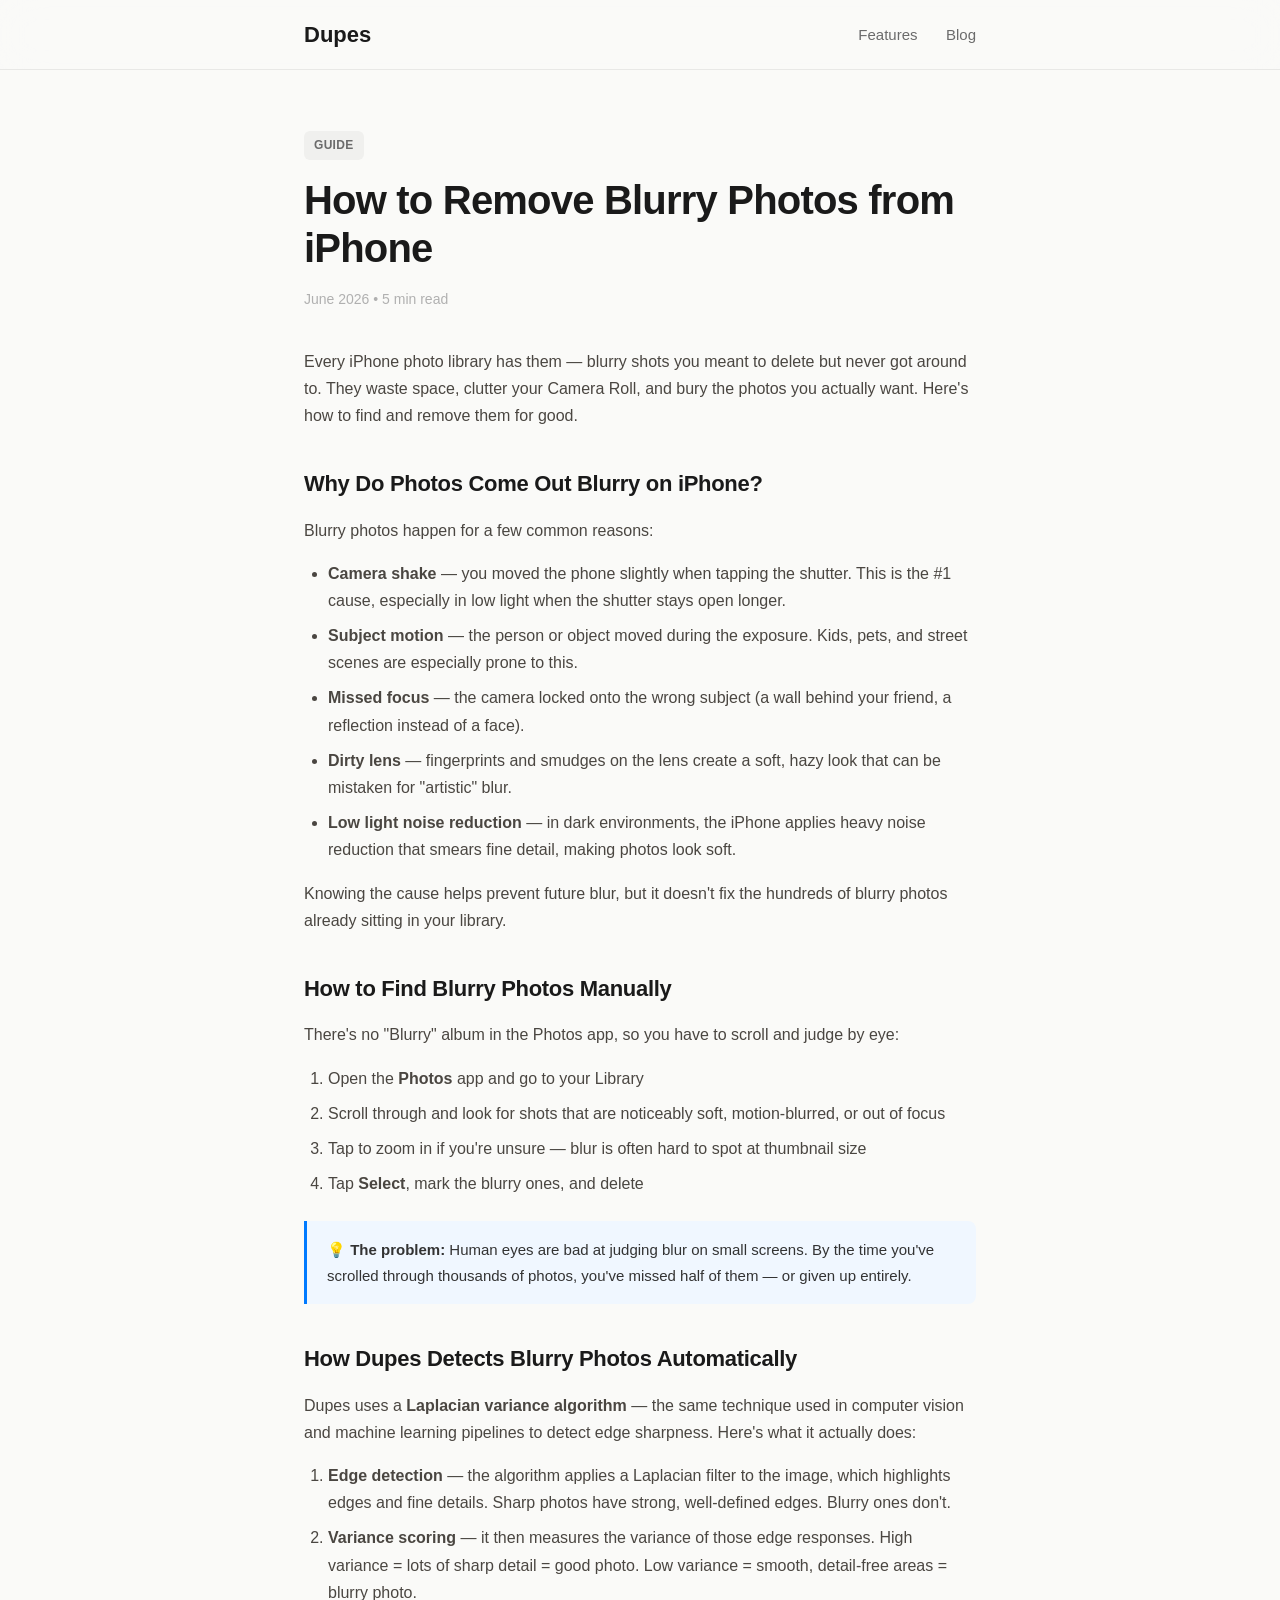
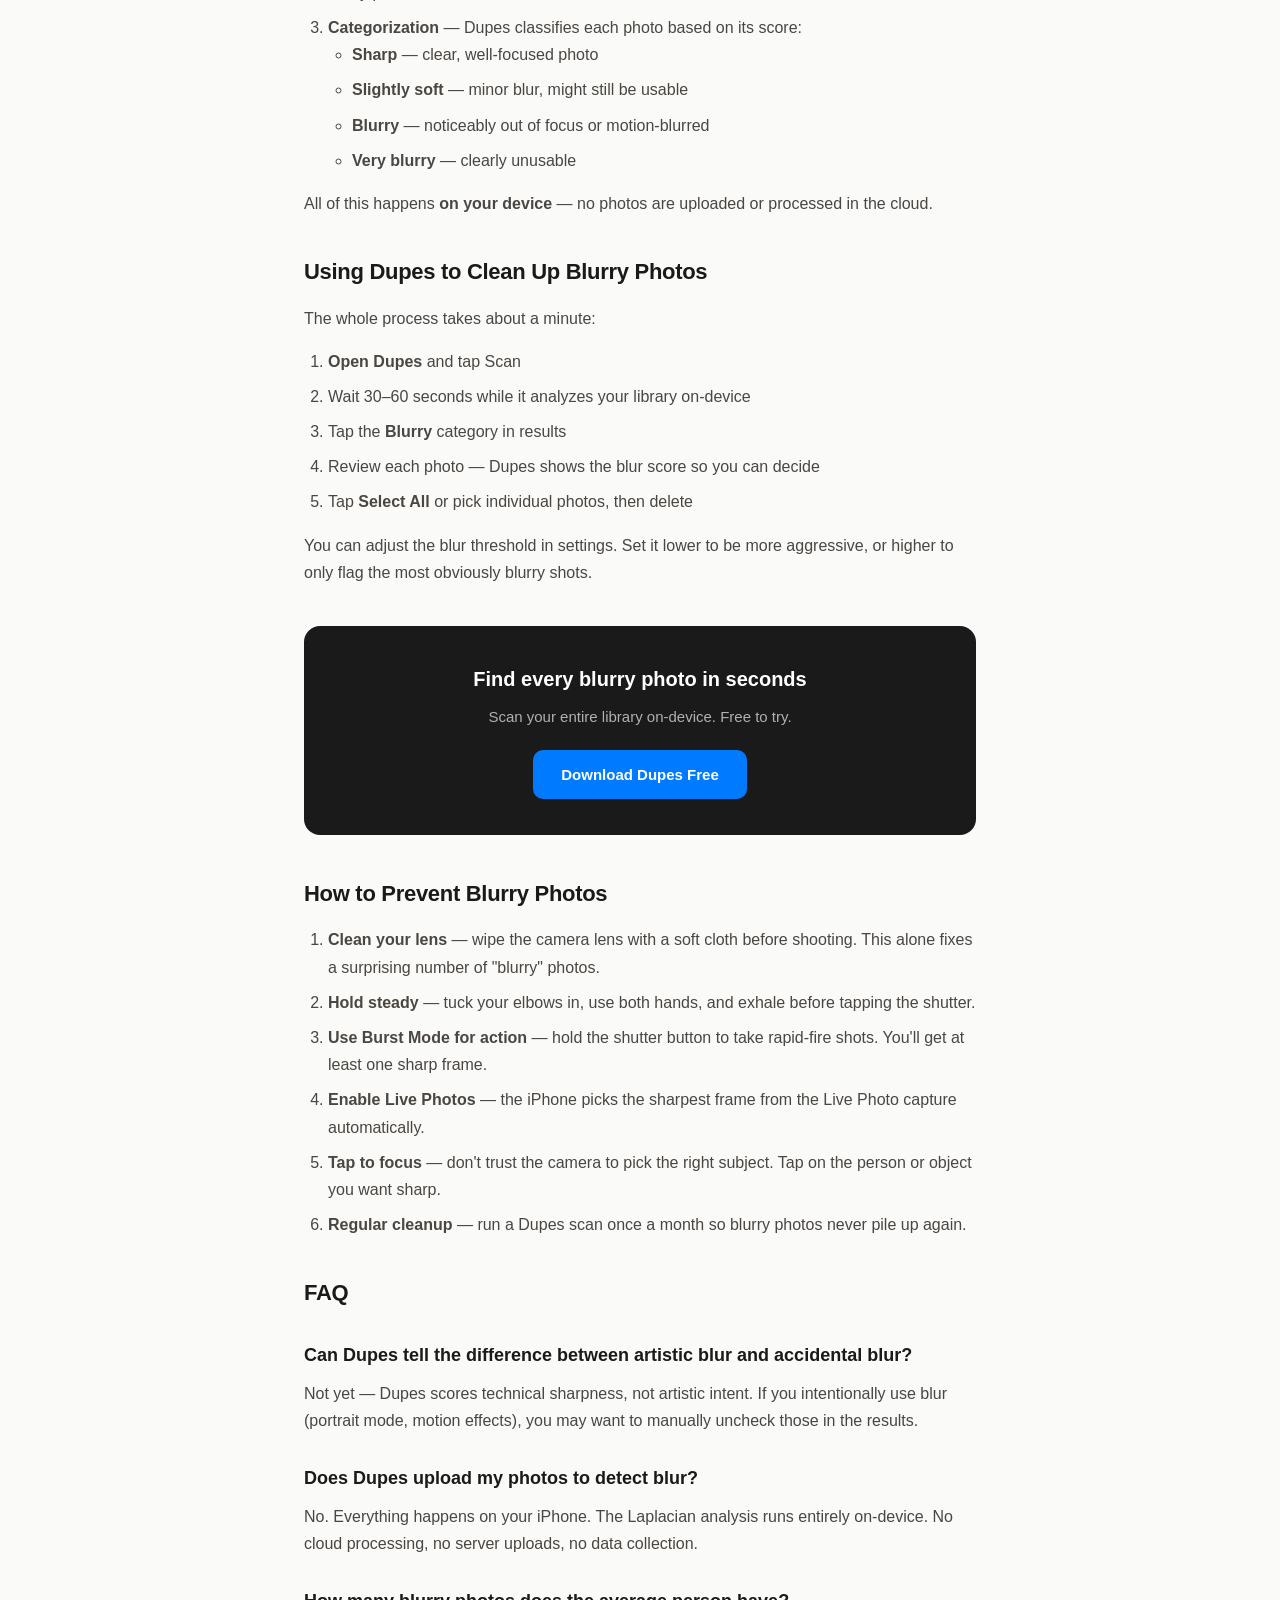
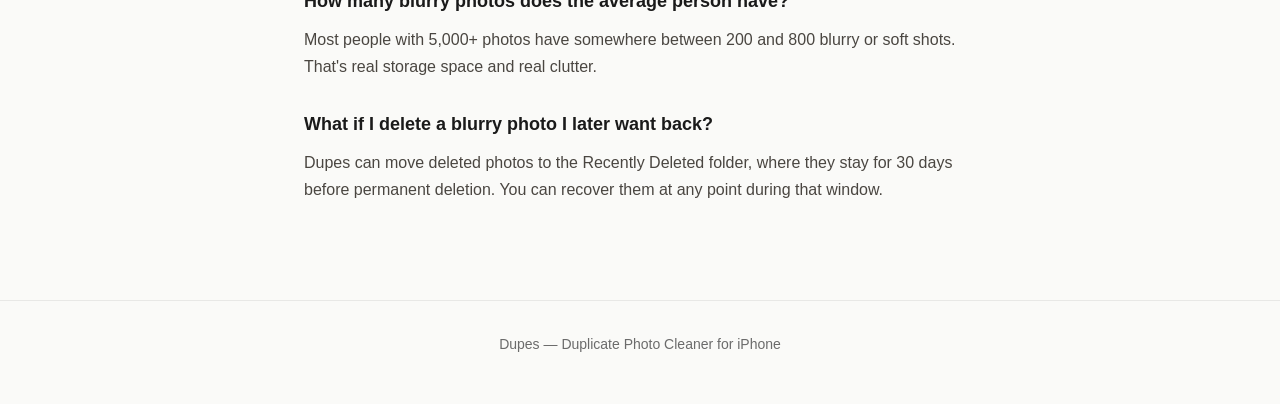
<file: blog/remove-blurry-photos-iphone.html>
<!DOCTYPE html>
<html lang="en">
<head>
    <meta charset="UTF-8">
    <meta name="viewport" content="width=device-width, initial-scale=1.0">
    <title>How to Remove Blurry Photos from iPhone — Find & Delete Blurry Shots</title>
    <meta name="description" content="Learn how to remove blurry photos from your iPhone — find them manually or let Dupes detect and score blur automatically so you can delete bad shots in seconds.">
    <link rel="canonical" href="https://xiaohao7023.github.io/dupes-seo/blog/remove-blurry-photos-iphone.html">
    <style>
        * { margin: 0; padding: 0; box-sizing: border-box; }
        body { font-family: -apple-system, BlinkMacSystemFont, 'SF Pro Text', 'Helvetica Neue', Arial, sans-serif; background: #FAFAF8; color: #1A1A1A; line-height: 1.7; -webkit-font-smoothing: antialiased; }
        nav { position: sticky; top: 0; z-index: 100; background: rgba(250,250,248,0.85); backdrop-filter: blur(20px); -webkit-backdrop-filter: blur(20px); border-bottom: 1px solid #E8E8E6; padding: 16px 0; }
        nav .container { max-width: 720px; margin: 0 auto; padding: 0 24px; display: flex; justify-content: space-between; align-items: center; }
        .logo { font-size: 22px; font-weight: 700; color: #1A1A1A; text-decoration: none; }
        .nav-links a { color: #6B6B6B; text-decoration: none; font-size: 15px; font-weight: 500; margin-left: 24px; }
        .nav-links a:hover { color: #1A1A1A; }
        article { max-width: 720px; margin: 0 auto; padding: 60px 24px 80px; }
        .blog-tag { display: inline-block; background: #F0F0EE; color: #6B6B6B; font-size: 12px; font-weight: 600; padding: 4px 10px; border-radius: 6px; margin-bottom: 16px; letter-spacing: 0.3px; }
        h1 { font-size: clamp(28px, 5vw, 40px); font-weight: 700; line-height: 1.2; letter-spacing: -0.8px; margin-bottom: 16px; }
        .meta { font-size: 14px; color: #B0B0B0; margin-bottom: 36px; }
        h2 { font-size: 22px; font-weight: 600; margin: 36px 0 14px; letter-spacing: -0.3px; }
        h3 { font-size: 18px; font-weight: 600; margin: 28px 0 10px; }
        p { font-size: 16px; color: #4A4641; margin-bottom: 16px; }
        ol, ul { padding-left: 24px; margin-bottom: 16px; }
        li { font-size: 16px; color: #4A4641; margin-bottom: 8px; }
        .tip-box { background: #F0F7FF; border-left: 3px solid #007AFF; padding: 16px 20px; border-radius: 0 8px 8px 0; margin: 24px 0; }
        .tip-box p { margin: 0; font-size: 15px; color: #333; }
        .cta-box { background: #1A1A1A; color: #fff; border-radius: 16px; padding: 36px; text-align: center; margin: 40px 0; }
        .cta-box h3 { color: #fff; margin: 0 0 8px; font-size: 20px; }
        .cta-box p { color: #B0B0B0; margin: 0 0 20px; font-size: 15px; }
        .cta-box a { display: inline-block; background: #007AFF; color: #fff; padding: 12px 28px; border-radius: 10px; text-decoration: none; font-weight: 600; font-size: 15px; }
        footer { border-top: 1px solid #E8E8E6; padding: 32px 0; text-align: center; }
        footer p { font-size: 14px; color: #6B6B6B; }
        footer a { color: #6B6B6B; text-decoration: none; }
    </style>
</head>
<body>
    <nav>
        <div class="container">
            <a href="../" class="logo">Dupes</a>
            <div class="nav-links">
                <a href="../#features">Features</a>
                <a href="../">Blog</a>
            </div>
        </div>
    </nav>
    <article>
        <div class="blog-tag">GUIDE</div>
        <h1>How to Remove Blurry Photos from iPhone</h1>
        <div class="meta">June 2026 • 5 min read</div>

        <p>Every iPhone photo library has them — blurry shots you meant to delete but never got around to. They waste space, clutter your Camera Roll, and bury the photos you actually want. Here's how to find and remove them for good.</p>

        <h2>Why Do Photos Come Out Blurry on iPhone?</h2>
        <p>Blurry photos happen for a few common reasons:</p>
        <ul>
            <li><strong>Camera shake</strong> — you moved the phone slightly when tapping the shutter. This is the #1 cause, especially in low light when the shutter stays open longer.</li>
            <li><strong>Subject motion</strong> — the person or object moved during the exposure. Kids, pets, and street scenes are especially prone to this.</li>
            <li><strong>Missed focus</strong> — the camera locked onto the wrong subject (a wall behind your friend, a reflection instead of a face).</li>
            <li><strong>Dirty lens</strong> — fingerprints and smudges on the lens create a soft, hazy look that can be mistaken for "artistic" blur.</li>
            <li><strong>Low light noise reduction</strong> — in dark environments, the iPhone applies heavy noise reduction that smears fine detail, making photos look soft.</li>
        </ul>
        <p>Knowing the cause helps prevent future blur, but it doesn't fix the hundreds of blurry photos already sitting in your library.</p>

        <h2>How to Find Blurry Photos Manually</h2>
        <p>There's no "Blurry" album in the Photos app, so you have to scroll and judge by eye:</p>
        <ol>
            <li>Open the <strong>Photos</strong> app and go to your Library</li>
            <li>Scroll through and look for shots that are noticeably soft, motion-blurred, or out of focus</li>
            <li>Tap to zoom in if you're unsure — blur is often hard to spot at thumbnail size</li>
            <li>Tap <strong>Select</strong>, mark the blurry ones, and delete</li>
        </ol>

        <div class="tip-box">
            <p><strong>💡 The problem:</strong> Human eyes are bad at judging blur on small screens. By the time you've scrolled through thousands of photos, you've missed half of them — or given up entirely.</p>
        </div>

        <h2>How Dupes Detects Blurry Photos Automatically</h2>
        <p>Dupes uses a <strong>Laplacian variance algorithm</strong> — the same technique used in computer vision and machine learning pipelines to detect edge sharpness. Here's what it actually does:</p>
        <ol>
            <li><strong>Edge detection</strong> — the algorithm applies a Laplacian filter to the image, which highlights edges and fine details. Sharp photos have strong, well-defined edges. Blurry ones don't.</li>
            <li><strong>Variance scoring</strong> — it then measures the variance of those edge responses. High variance = lots of sharp detail = good photo. Low variance = smooth, detail-free areas = blurry photo.</li>
            <li><strong>Categorization</strong> — Dupes classifies each photo based on its score:
                <ul>
                    <li><strong>Sharp</strong> — clear, well-focused photo</li>
                    <li><strong>Slightly soft</strong> — minor blur, might still be usable</li>
                    <li><strong>Blurry</strong> — noticeably out of focus or motion-blurred</li>
                    <li><strong>Very blurry</strong> — clearly unusable</li>
                </ul>
            </li>
        </ol>
        <p>All of this happens <strong>on your device</strong> — no photos are uploaded or processed in the cloud.</p>

        <h2>Using Dupes to Clean Up Blurry Photos</h2>
        <p>The whole process takes about a minute:</p>
        <ol>
            <li><strong>Open Dupes</strong> and tap Scan</li>
            <li>Wait 30–60 seconds while it analyzes your library on-device</li>
            <li>Tap the <strong>Blurry</strong> category in results</li>
            <li>Review each photo — Dupes shows the blur score so you can decide</li>
            <li>Tap <strong>Select All</strong> or pick individual photos, then delete</li>
        </ol>
        <p>You can adjust the blur threshold in settings. Set it lower to be more aggressive, or higher to only flag the most obviously blurry shots.</p>

        <div class="cta-box">
            <h3>Find every blurry photo in seconds</h3>
            <p>Scan your entire library on-device. Free to try.</p>
            <a href="https://apps.apple.com/app/id6768160754">Download Dupes Free</a>
        </div>

        <h2>How to Prevent Blurry Photos</h2>
        <ol>
            <li><strong>Clean your lens</strong> — wipe the camera lens with a soft cloth before shooting. This alone fixes a surprising number of "blurry" photos.</li>
            <li><strong>Hold steady</strong> — tuck your elbows in, use both hands, and exhale before tapping the shutter.</li>
            <li><strong>Use Burst Mode for action</strong> — hold the shutter button to take rapid-fire shots. You'll get at least one sharp frame.</li>
            <li><strong>Enable Live Photos</strong> — the iPhone picks the sharpest frame from the Live Photo capture automatically.</li>
            <li><strong>Tap to focus</strong> — don't trust the camera to pick the right subject. Tap on the person or object you want sharp.</li>
            <li><strong>Regular cleanup</strong> — run a Dupes scan once a month so blurry photos never pile up again.</li>
        </ol>

        <h2>FAQ</h2>
        <h3>Can Dupes tell the difference between artistic blur and accidental blur?</h3>
        <p>Not yet — Dupes scores technical sharpness, not artistic intent. If you intentionally use blur (portrait mode, motion effects), you may want to manually uncheck those in the results.</p>

        <h3>Does Dupes upload my photos to detect blur?</h3>
        <p>No. Everything happens on your iPhone. The Laplacian analysis runs entirely on-device. No cloud processing, no server uploads, no data collection.</p>

        <h3>How many blurry photos does the average person have?</h3>
        <p>Most people with 5,000+ photos have somewhere between 200 and 800 blurry or soft shots. That's real storage space and real clutter.</p>

        <h3>What if I delete a blurry photo I later want back?</h3>
        <p>Dupes can move deleted photos to the Recently Deleted folder, where they stay for 30 days before permanent deletion. You can recover them at any point during that window.</p>
    </article>
    <footer><p><a href="../">Dupes</a> — Duplicate Photo Cleaner for iPhone</p></footer>
</body>
</html>
</file>
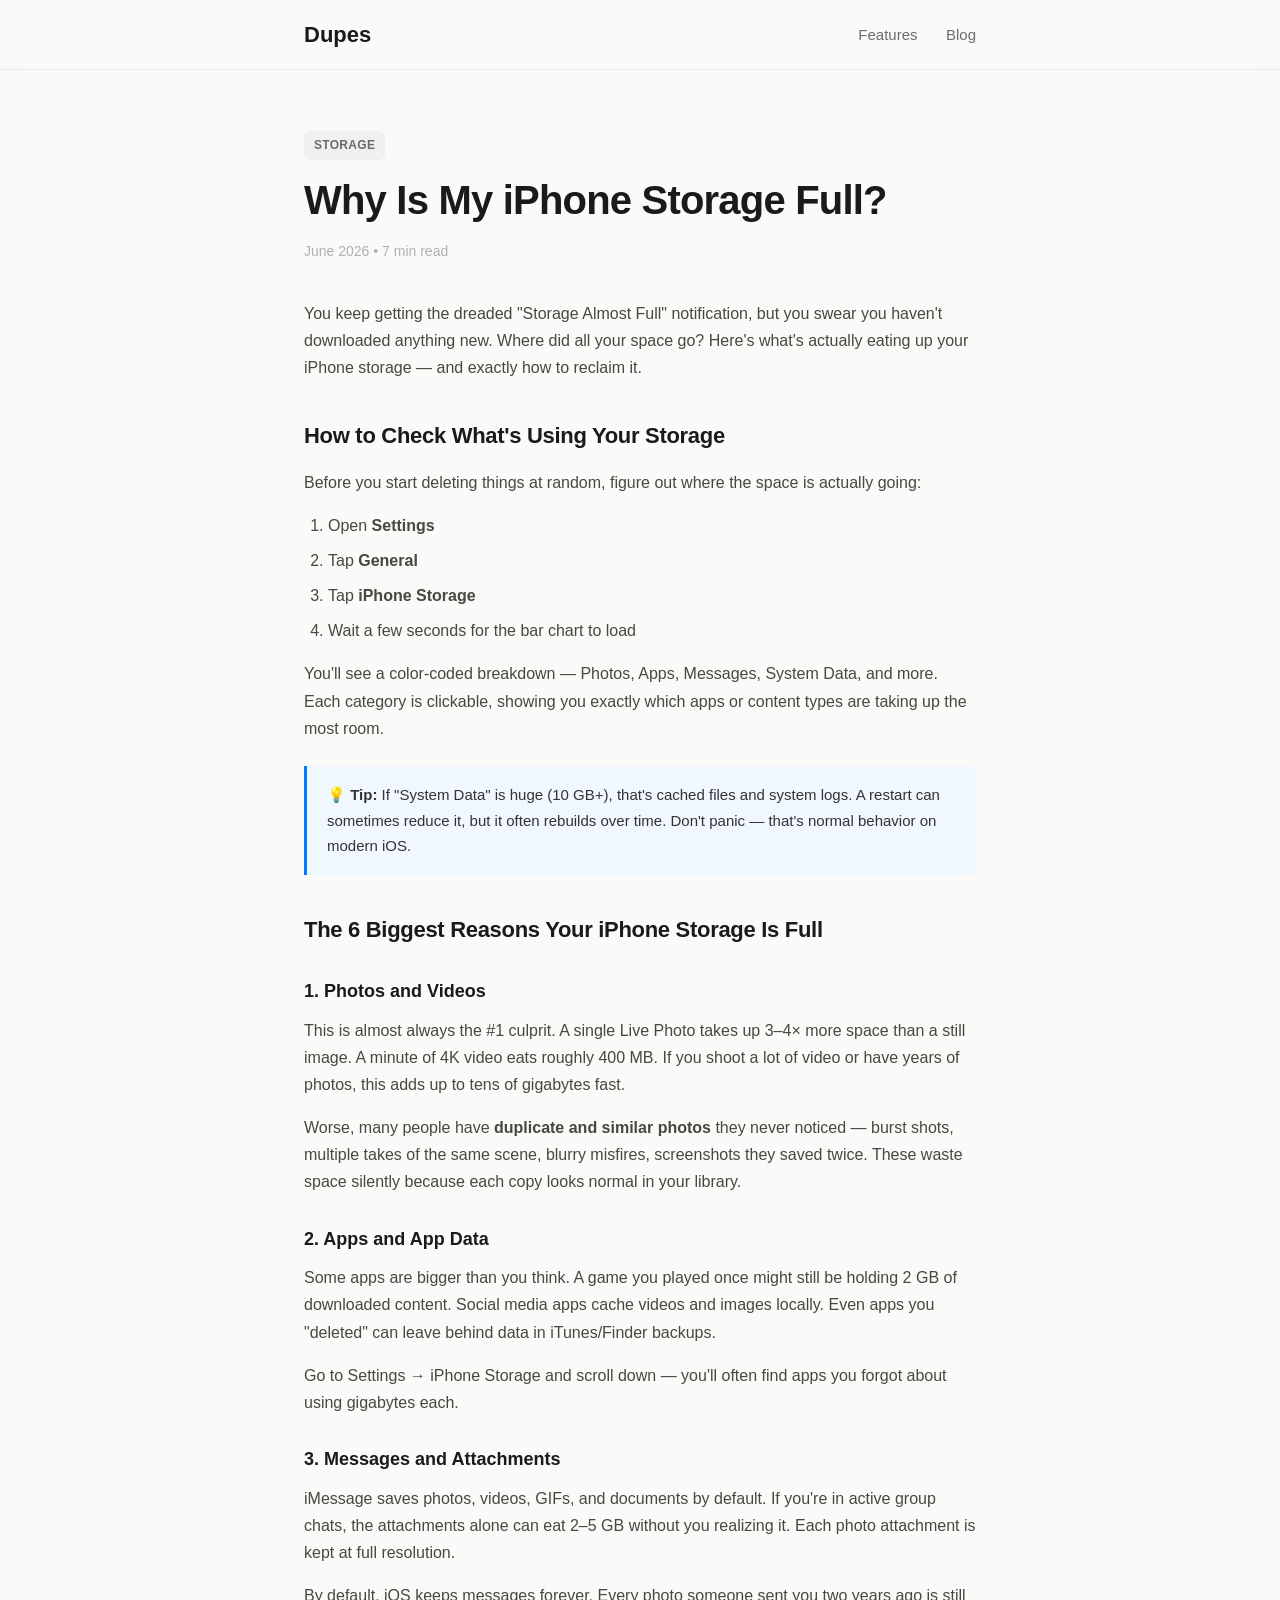
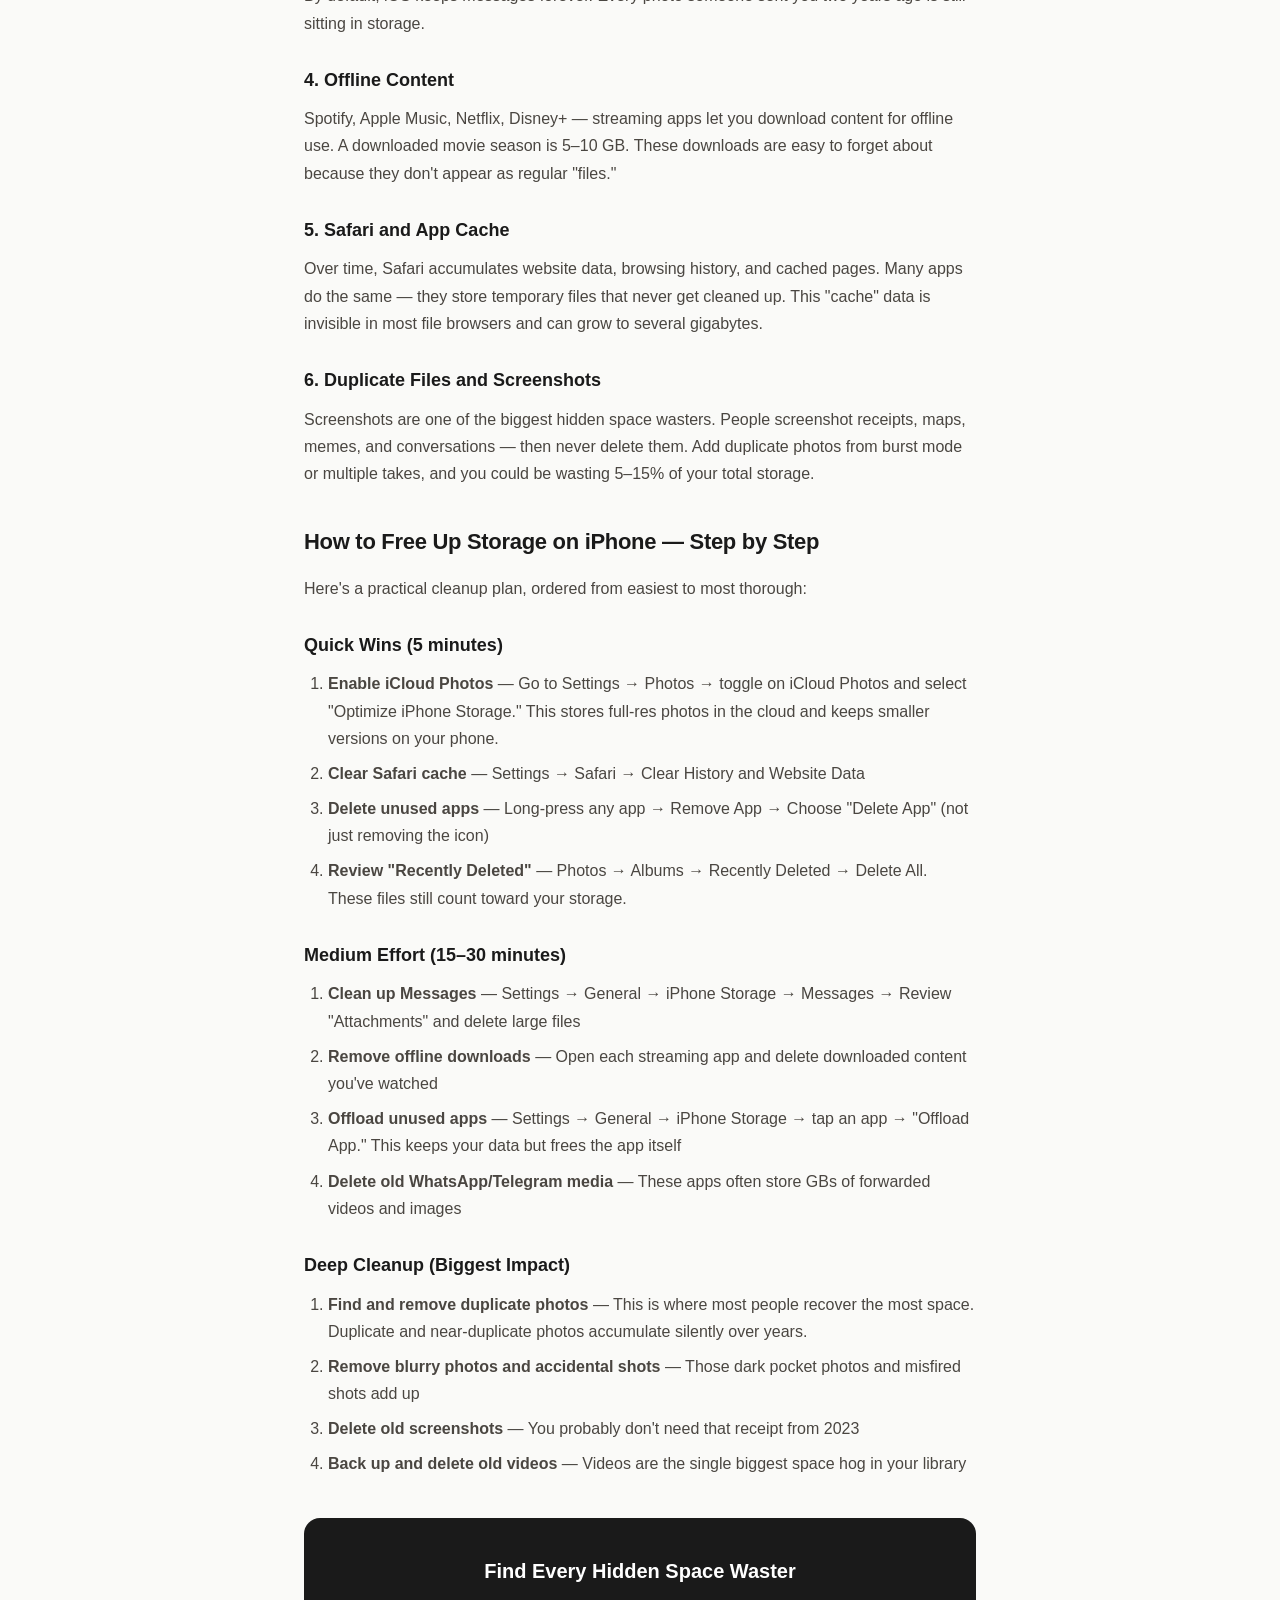
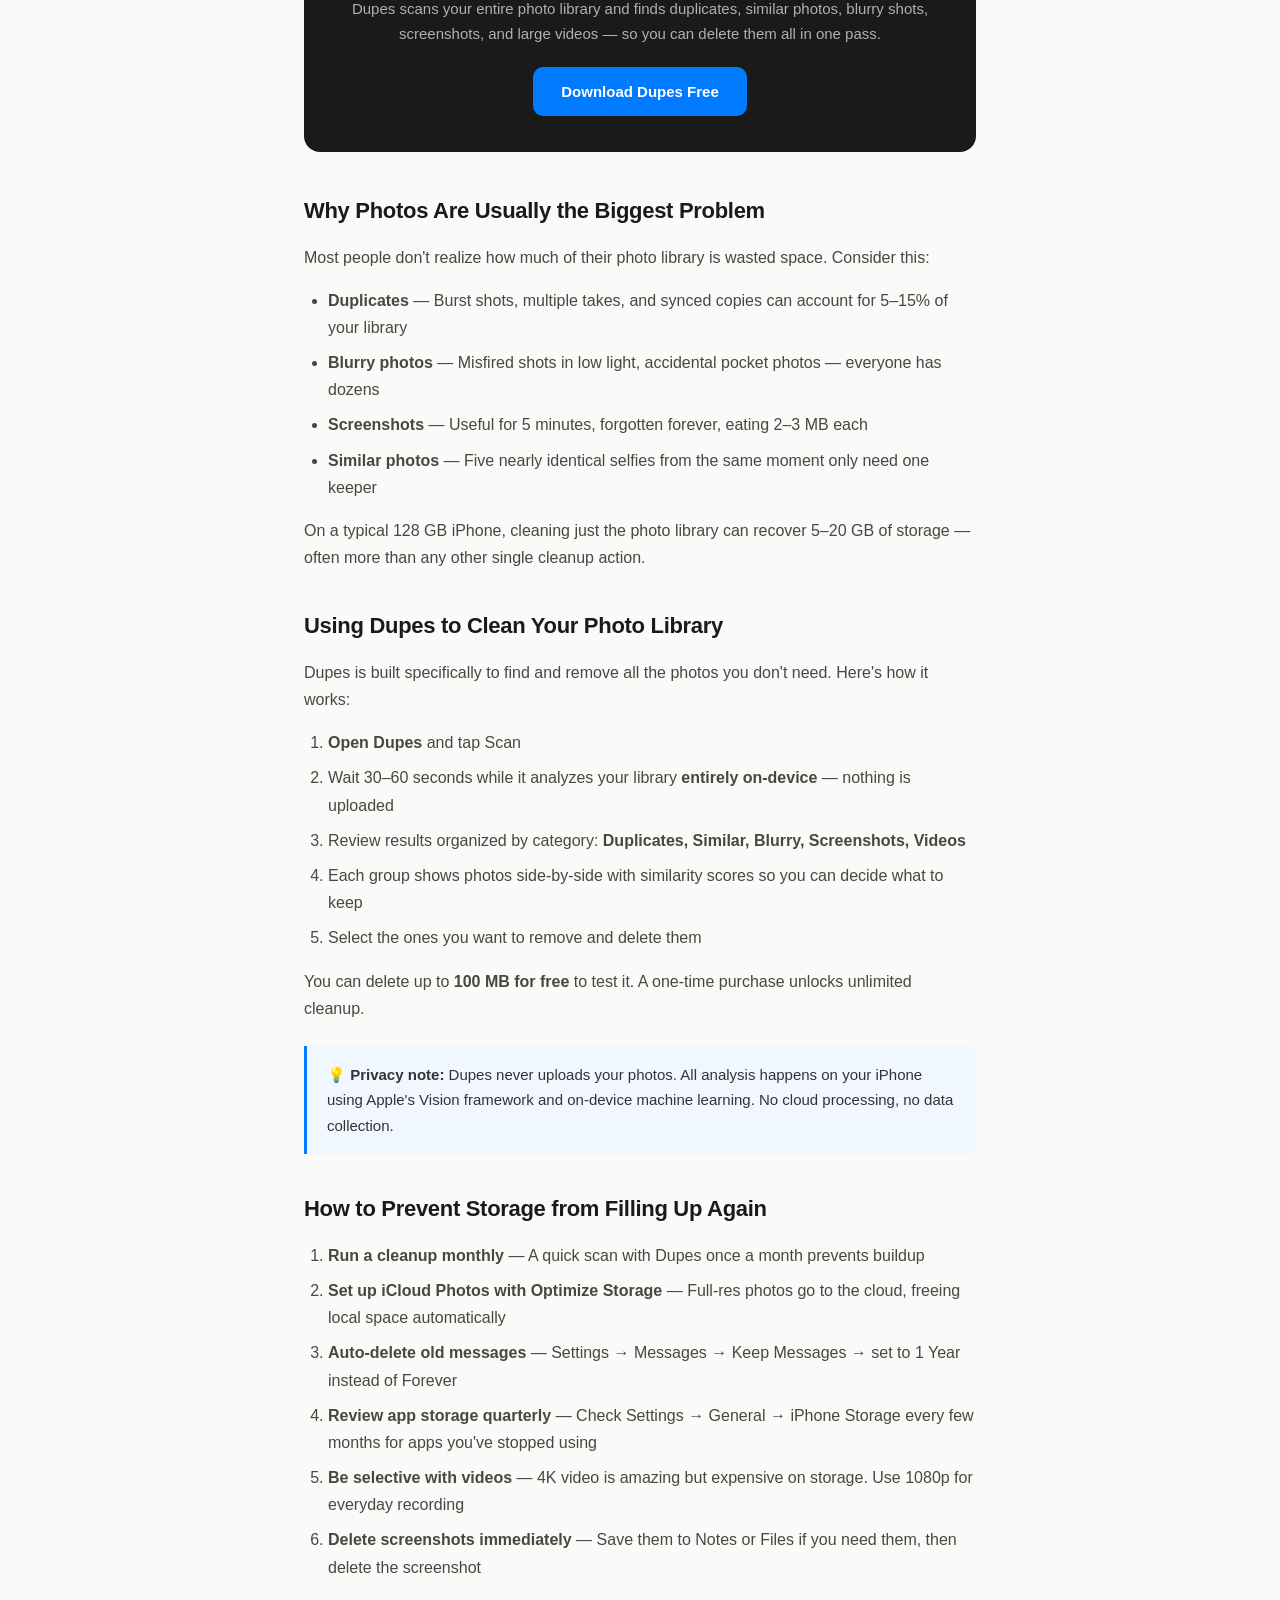
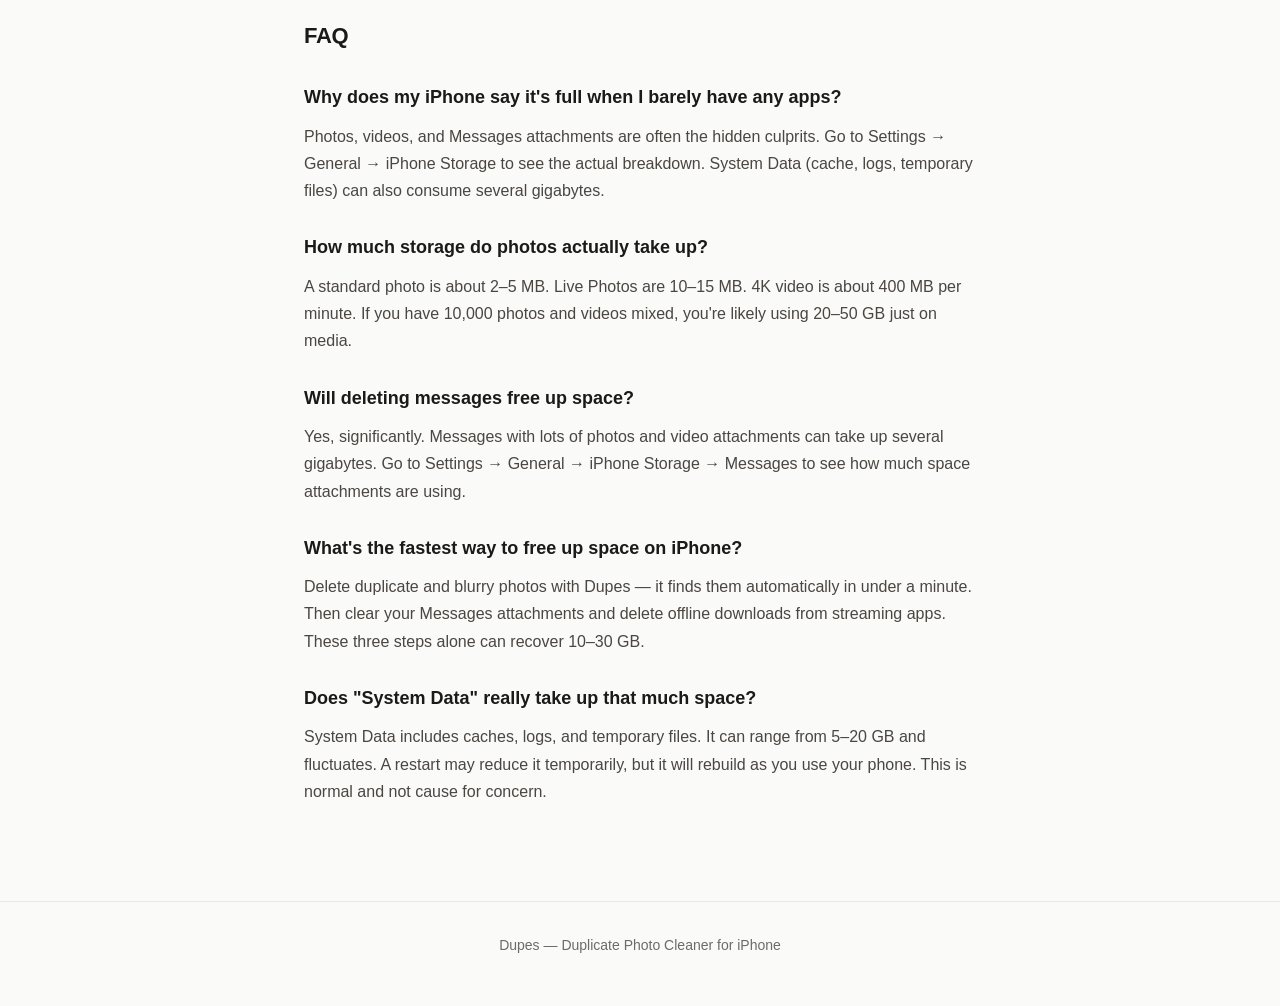
<file: blog/why-is-iphone-storage-full.html>
<!DOCTYPE html>
<html lang="en">
<head>
    <meta charset="UTF-8">
    <meta name="viewport" content="width=device-width, initial-scale=1.0">
    <title>Why Is My iPhone Storage Full? Common Causes & How to Free Up Space</title>
    <meta name="description" content="Wondering why your iPhone storage is full? Learn the most common causes — photos, apps, messages, cache — and how to free up space fast. Includes practical steps and a smarter cleanup tool.">
    <link rel="canonical" href="https://xiaohao7023.github.io/dupes-seo/blog/why-is-iphone-storage-full.html">
    <style>
        * { margin: 0; padding: 0; box-sizing: border-box; }
        body { font-family: -apple-system, BlinkMacSystemFont, 'SF Pro Text', 'Helvetica Neue', Arial, sans-serif; background: #FAFAF8; color: #1A1A1A; line-height: 1.7; -webkit-font-smoothing: antialiased; }
        nav { position: sticky; top: 0; z-index: 100; background: rgba(250,250,248,0.85); backdrop-filter: blur(20px); -webkit-backdrop-filter: blur(20px); border-bottom: 1px solid #E8E8E6; padding: 16px 0; }
        nav .container { max-width: 720px; margin: 0 auto; padding: 0 24px; display: flex; justify-content: space-between; align-items: center; }
        .logo { font-size: 22px; font-weight: 700; color: #1A1A1A; text-decoration: none; }
        .nav-links a { color: #6B6B6B; text-decoration: none; font-size: 15px; font-weight: 500; margin-left: 24px; }
        .nav-links a:hover { color: #1A1A1A; }
        article { max-width: 720px; margin: 0 auto; padding: 60px 24px 80px; }
        .blog-tag { display: inline-block; background: #F0F0EE; color: #6B6B6B; font-size: 12px; font-weight: 600; padding: 4px 10px; border-radius: 6px; margin-bottom: 16px; letter-spacing: 0.3px; }
        h1 { font-size: clamp(28px, 5vw, 40px); font-weight: 700; line-height: 1.2; letter-spacing: -0.8px; margin-bottom: 16px; }
        .meta { font-size: 14px; color: #B0B0B0; margin-bottom: 36px; }
        h2 { font-size: 22px; font-weight: 600; margin: 36px 0 14px; letter-spacing: -0.3px; }
        h3 { font-size: 18px; font-weight: 600; margin: 28px 0 10px; }
        p { font-size: 16px; color: #4A4641; margin-bottom: 16px; }
        ol, ul { padding-left: 24px; margin-bottom: 16px; }
        li { font-size: 16px; color: #4A4641; margin-bottom: 8px; }
        .tip-box { background: #F0F7FF; border-left: 3px solid #007AFF; padding: 16px 20px; border-radius: 0 8px 8px 0; margin: 24px 0; }
        .tip-box p { margin: 0; font-size: 15px; color: #333; }
        .cta-box { background: #1A1A1A; color: #fff; border-radius: 16px; padding: 36px; text-align: center; margin: 40px 0; }
        .cta-box h3 { color: #fff; margin: 0 0 8px; font-size: 20px; }
        .cta-box p { color: #B0B0B0; margin: 0 0 20px; font-size: 15px; }
        .cta-box a { display: inline-block; background: #007AFF; color: #fff; padding: 12px 28px; border-radius: 10px; text-decoration: none; font-weight: 600; font-size: 15px; }
        footer { border-top: 1px solid #E8E8E6; padding: 32px 0; text-align: center; }
        footer p { font-size: 14px; color: #6B6B6B; }
        footer a { color: #6B6B6B; text-decoration: none; }
    </style>
</head>
<body>
    <nav>
        <div class="container">
            <a href="../" class="logo">Dupes</a>
            <div class="nav-links">
                <a href="../#features">Features</a>
                <a href="../">Blog</a>
            </div>
        </div>
    </nav>
    <article>
        <div class="blog-tag">STORAGE</div>
        <h1>Why Is My iPhone Storage Full?</h1>
        <div class="meta">June 2026 • 7 min read</div>

        <p>You keep getting the dreaded "Storage Almost Full" notification, but you swear you haven't downloaded anything new. Where did all your space go? Here's what's actually eating up your iPhone storage — and exactly how to reclaim it.</p>

        <h2>How to Check What's Using Your Storage</h2>
        <p>Before you start deleting things at random, figure out where the space is actually going:</p>
        <ol>
            <li>Open <strong>Settings</strong></li>
            <li>Tap <strong>General</strong></li>
            <li>Tap <strong>iPhone Storage</strong></li>
            <li>Wait a few seconds for the bar chart to load</li>
        </ol>
        <p>You'll see a color-coded breakdown — Photos, Apps, Messages, System Data, and more. Each category is clickable, showing you exactly which apps or content types are taking up the most room.</p>

        <div class="tip-box">
            <p><strong>💡 Tip:</strong> If "System Data" is huge (10 GB+), that's cached files and system logs. A restart can sometimes reduce it, but it often rebuilds over time. Don't panic — that's normal behavior on modern iOS.</p>
        </div>

        <h2>The 6 Biggest Reasons Your iPhone Storage Is Full</h2>

        <h3>1. Photos and Videos</h3>
        <p>This is almost always the #1 culprit. A single Live Photo takes up 3–4× more space than a still image. A minute of 4K video eats roughly 400 MB. If you shoot a lot of video or have years of photos, this adds up to tens of gigabytes fast.</p>
        <p>Worse, many people have <strong>duplicate and similar photos</strong> they never noticed — burst shots, multiple takes of the same scene, blurry misfires, screenshots they saved twice. These waste space silently because each copy looks normal in your library.</p>

        <h3>2. Apps and App Data</h3>
        <p>Some apps are bigger than you think. A game you played once might still be holding 2 GB of downloaded content. Social media apps cache videos and images locally. Even apps you "deleted" can leave behind data in iTunes/Finder backups.</p>
        <p>Go to Settings → iPhone Storage and scroll down — you'll often find apps you forgot about using gigabytes each.</p>

        <h3>3. Messages and Attachments</h3>
        <p>iMessage saves photos, videos, GIFs, and documents by default. If you're in active group chats, the attachments alone can eat 2–5 GB without you realizing it. Each photo attachment is kept at full resolution.</p>
        <p>By default, iOS keeps messages forever. Every photo someone sent you two years ago is still sitting in storage.</p>

        <h3>4. Offline Content</h3>
        <p>Spotify, Apple Music, Netflix, Disney+ — streaming apps let you download content for offline use. A downloaded movie season is 5–10 GB. These downloads are easy to forget about because they don't appear as regular "files."</p>

        <h3>5. Safari and App Cache</h3>
        <p>Over time, Safari accumulates website data, browsing history, and cached pages. Many apps do the same — they store temporary files that never get cleaned up. This "cache" data is invisible in most file browsers and can grow to several gigabytes.</p>

        <h3>6. Duplicate Files and Screenshots</h3>
        <p>Screenshots are one of the biggest hidden space wasters. People screenshot receipts, maps, memes, and conversations — then never delete them. Add duplicate photos from burst mode or multiple takes, and you could be wasting 5–15% of your total storage.</p>

        <h2>How to Free Up Storage on iPhone — Step by Step</h2>
        <p>Here's a practical cleanup plan, ordered from easiest to most thorough:</p>

        <h3>Quick Wins (5 minutes)</h3>
        <ol>
            <li><strong>Enable iCloud Photos</strong> — Go to Settings → Photos → toggle on iCloud Photos and select "Optimize iPhone Storage." This stores full-res photos in the cloud and keeps smaller versions on your phone.</li>
            <li><strong>Clear Safari cache</strong> — Settings → Safari → Clear History and Website Data</li>
            <li><strong>Delete unused apps</strong> — Long-press any app → Remove App → Choose "Delete App" (not just removing the icon)</li>
            <li><strong>Review "Recently Deleted"</strong> — Photos → Albums → Recently Deleted → Delete All. These files still count toward your storage.</li>
        </ol>

        <h3>Medium Effort (15–30 minutes)</h3>
        <ol>
            <li><strong>Clean up Messages</strong> — Settings → General → iPhone Storage → Messages → Review "Attachments" and delete large files</li>
            <li><strong>Remove offline downloads</strong> — Open each streaming app and delete downloaded content you've watched</li>
            <li><strong>Offload unused apps</strong> — Settings → General → iPhone Storage → tap an app → "Offload App." This keeps your data but frees the app itself</li>
            <li><strong>Delete old WhatsApp/Telegram media</strong> — These apps often store GBs of forwarded videos and images</li>
        </ol>

        <h3>Deep Cleanup (Biggest Impact)</h3>
        <ol>
            <li><strong>Find and remove duplicate photos</strong> — This is where most people recover the most space. Duplicate and near-duplicate photos accumulate silently over years.</li>
            <li><strong>Remove blurry photos and accidental shots</strong> — Those dark pocket photos and misfired shots add up</li>
            <li><strong>Delete old screenshots</strong> — You probably don't need that receipt from 2023</li>
            <li><strong>Back up and delete old videos</strong> — Videos are the single biggest space hog in your library</li>
        </ol>

        <div class="cta-box">
            <h3>Find Every Hidden Space Waster</h3>
            <p>Dupes scans your entire photo library and finds duplicates, similar photos, blurry shots, screenshots, and large videos — so you can delete them all in one pass.</p>
            <a href="https://apps.apple.com/app/id6768160754">Download Dupes Free</a>
        </div>

        <h2>Why Photos Are Usually the Biggest Problem</h2>
        <p>Most people don't realize how much of their photo library is wasted space. Consider this:</p>
        <ul>
            <li><strong>Duplicates</strong> — Burst shots, multiple takes, and synced copies can account for 5–15% of your library</li>
            <li><strong>Blurry photos</strong> — Misfired shots in low light, accidental pocket photos — everyone has dozens</li>
            <li><strong>Screenshots</strong> — Useful for 5 minutes, forgotten forever, eating 2–3 MB each</li>
            <li><strong>Similar photos</strong> — Five nearly identical selfies from the same moment only need one keeper</li>
        </ul>
        <p>On a typical 128 GB iPhone, cleaning just the photo library can recover 5–20 GB of storage — often more than any other single cleanup action.</p>

        <h2>Using Dupes to Clean Your Photo Library</h2>
        <p>Dupes is built specifically to find and remove all the photos you don't need. Here's how it works:</p>
        <ol>
            <li><strong>Open Dupes</strong> and tap Scan</li>
            <li>Wait 30–60 seconds while it analyzes your library <strong>entirely on-device</strong> — nothing is uploaded</li>
            <li>Review results organized by category: <strong>Duplicates, Similar, Blurry, Screenshots, Videos</strong></li>
            <li>Each group shows photos side-by-side with similarity scores so you can decide what to keep</li>
            <li>Select the ones you want to remove and delete them</li>
        </ol>
        <p>You can delete up to <strong>100 MB for free</strong> to test it. A one-time purchase unlocks unlimited cleanup.</p>

        <div class="tip-box">
            <p><strong>💡 Privacy note:</strong> Dupes never uploads your photos. All analysis happens on your iPhone using Apple's Vision framework and on-device machine learning. No cloud processing, no data collection.</p>
        </div>

        <h2>How to Prevent Storage from Filling Up Again</h2>
        <ol>
            <li><strong>Run a cleanup monthly</strong> — A quick scan with Dupes once a month prevents buildup</li>
            <li><strong>Set up iCloud Photos with Optimize Storage</strong> — Full-res photos go to the cloud, freeing local space automatically</li>
            <li><strong>Auto-delete old messages</strong> — Settings → Messages → Keep Messages → set to 1 Year instead of Forever</li>
            <li><strong>Review app storage quarterly</strong> — Check Settings → General → iPhone Storage every few months for apps you've stopped using</li>
            <li><strong>Be selective with videos</strong> — 4K video is amazing but expensive on storage. Use 1080p for everyday recording</li>
            <li><strong>Delete screenshots immediately</strong> — Save them to Notes or Files if you need them, then delete the screenshot</li>
        </ol>

        <h2>FAQ</h2>

        <h3>Why does my iPhone say it's full when I barely have any apps?</h3>
        <p>Photos, videos, and Messages attachments are often the hidden culprits. Go to Settings → General → iPhone Storage to see the actual breakdown. System Data (cache, logs, temporary files) can also consume several gigabytes.</p>

        <h3>How much storage do photos actually take up?</h3>
        <p>A standard photo is about 2–5 MB. Live Photos are 10–15 MB. 4K video is about 400 MB per minute. If you have 10,000 photos and videos mixed, you're likely using 20–50 GB just on media.</p>

        <h3>Will deleting messages free up space?</h3>
        <p>Yes, significantly. Messages with lots of photos and video attachments can take up several gigabytes. Go to Settings → General → iPhone Storage → Messages to see how much space attachments are using.</p>

        <h3>What's the fastest way to free up space on iPhone?</h3>
        <p>Delete duplicate and blurry photos with Dupes — it finds them automatically in under a minute. Then clear your Messages attachments and delete offline downloads from streaming apps. These three steps alone can recover 10–30 GB.</p>

        <h3>Does "System Data" really take up that much space?</h3>
        <p>System Data includes caches, logs, and temporary files. It can range from 5–20 GB and fluctuates. A restart may reduce it temporarily, but it will rebuild as you use your phone. This is normal and not cause for concern.</p>
    </article>
    <footer><p><a href="../">Dupes</a> — Duplicate Photo Cleaner for iPhone</p></footer>
</body>
</html>
</file>
